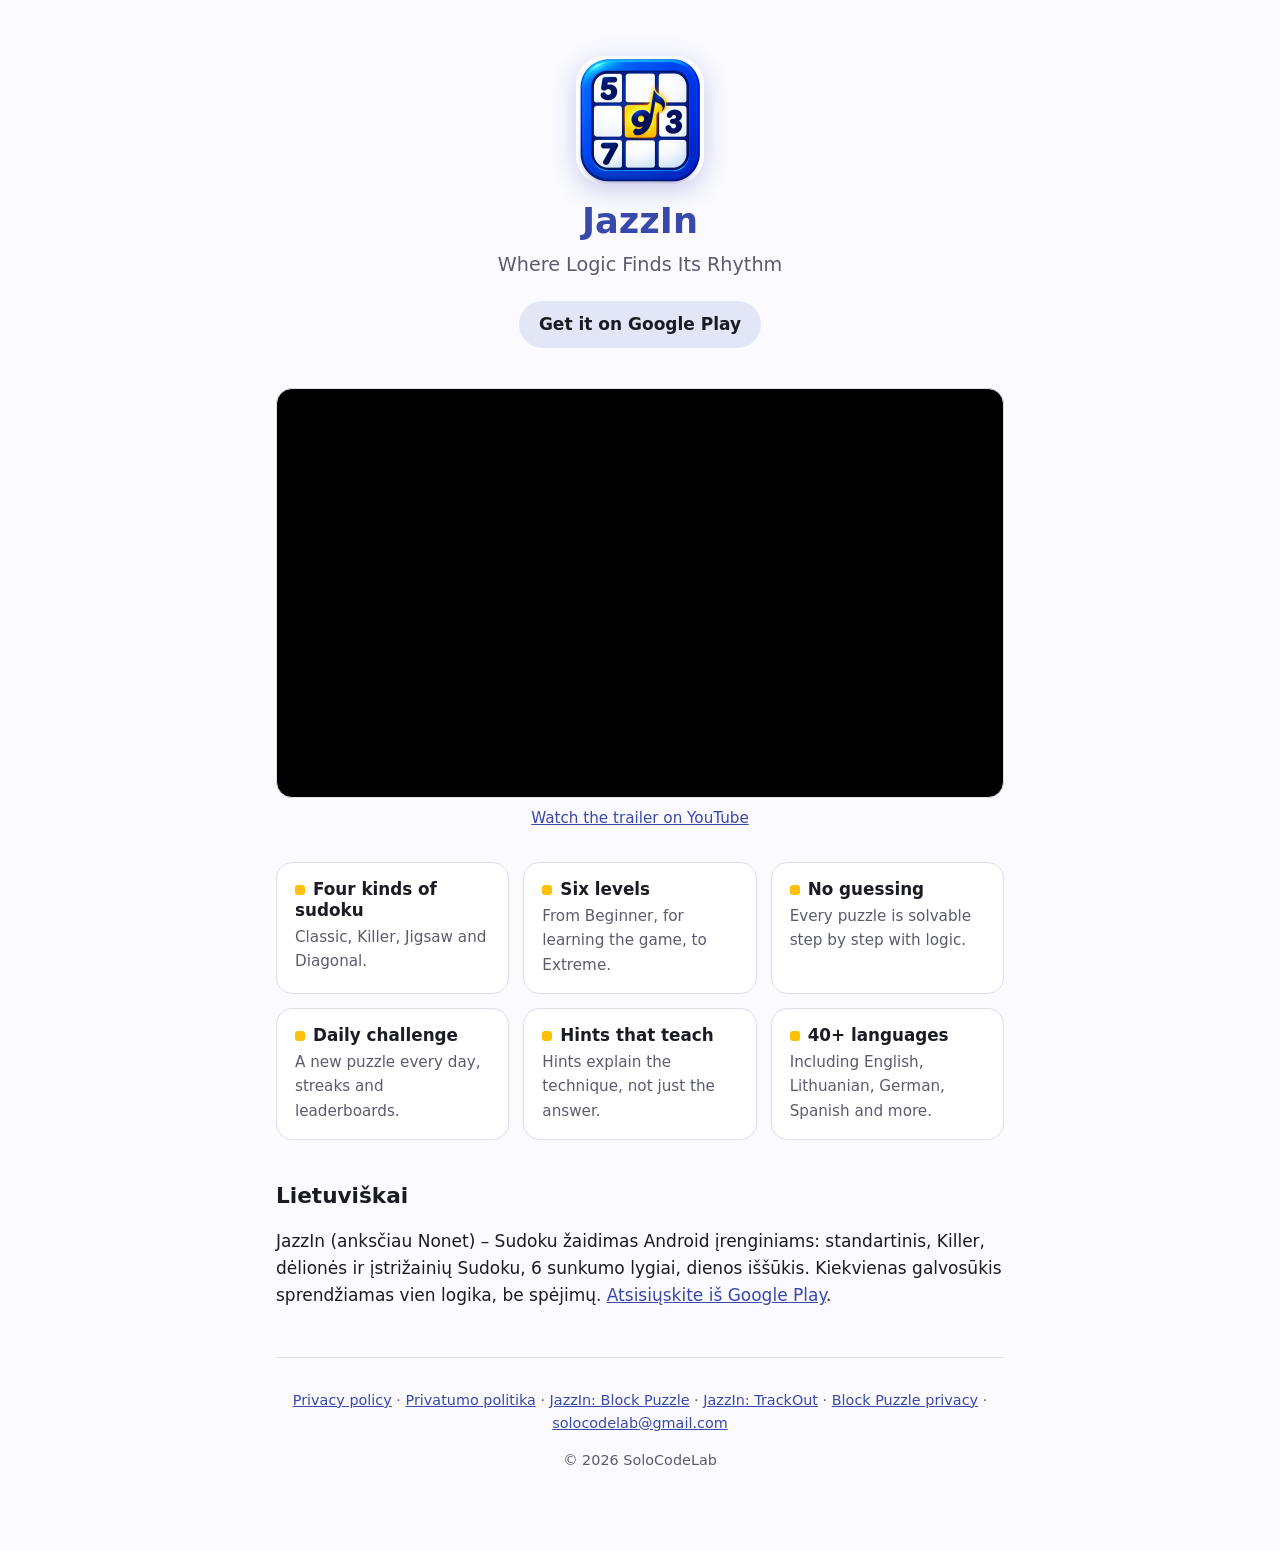
<file: index.html>
<!doctype html>
<html lang="en">
<head>
  <meta charset="utf-8">
  <meta name="viewport" content="width=device-width, initial-scale=1">
  <title>JazzIn – Where Logic Finds Its Rhythm</title>
  <meta name="description" content="JazzIn: Classic, Killer, Jigsaw and Diagonal sudoku for Android. Every puzzle is solvable by logic alone, from beginner to extreme.">
  <link rel="icon" href="favicon.png" type="image/png">
  <link rel="stylesheet" href="style.css">
</head>
<body>
<main>
  <section class="hero">
    <img src="icon.png" alt="JazzIn app icon: a sudoku grid with a gold centre cell">
    <h1>JazzIn</h1>
    <p class="tagline">Where Logic Finds Its Rhythm</p>
    <a class="badge" href="https://play.google.com/store/apps/details?id=com.solocodelab.nonet">Get it on Google Play</a>
  </section>

  <section class="video">
    <div class="video-frame">
      <iframe src="https://www.youtube-nocookie.com/embed/xvYmgI2xJaw" title="JazzIn: Sudoku &amp; Killer Sudoku - Official Trailer"
        loading="lazy" allow="accelerometer; encrypted-media; gyroscope; picture-in-picture; fullscreen" allowfullscreen referrerpolicy="strict-origin-when-cross-origin"></iframe>
    </div>
    <p class="muted"><a href="https://www.youtube.com/watch?v=xvYmgI2xJaw">Watch the trailer on YouTube</a></p>
  </section>

  <div class="cards">
    <div class="card"><h3><span class="dot"></span>Four kinds of sudoku</h3><p>Classic, Killer, Jigsaw and Diagonal.</p></div>
    <div class="card"><h3><span class="dot"></span>Six levels</h3><p>From Beginner, for learning the game, to Extreme.</p></div>
    <div class="card"><h3><span class="dot"></span>No guessing</h3><p>Every puzzle is solvable step by step with logic.</p></div>
    <div class="card"><h3><span class="dot"></span>Daily challenge</h3><p>A new puzzle every day, streaks and leaderboards.</p></div>
    <div class="card"><h3><span class="dot"></span>Hints that teach</h3><p>Hints explain the technique, not just the answer.</p></div>
    <div class="card"><h3><span class="dot"></span>40+ languages</h3><p>Including English, Lithuanian, German, Spanish and more.</p></div>
  </div>

  <h2>Lietuviškai</h2>
  <p>JazzIn (anksčiau Nonet) – Sudoku žaidimas Android įrenginiams: standartinis, Killer, dėlionės ir įstrižainių
    Sudoku, 6 sunkumo lygiai, dienos iššūkis. Kiekvienas galvosūkis sprendžiamas vien logika,
    be spėjimų. <a href="https://play.google.com/store/apps/details?id=com.solocodelab.nonet">Atsisiųskite iš Google Play</a>.</p>

  <footer>
    <p><a href="privacy.html">Privacy policy</a> · <a href="privacy.html#lt">Privatumo politika</a> ·
      <a href="blocks.html">JazzIn: Block Puzzle</a> ·
      <a href="trackout/">JazzIn: TrackOut</a> ·
      <a href="blocks-privacy.html">Block Puzzle privacy</a> ·
      <a href="mailto:solocodelab@gmail.com">solocodelab@gmail.com</a></p>
    <p>© 2026 SoloCodeLab</p>
  </footer>
</main>
</body>
</html>
</file>
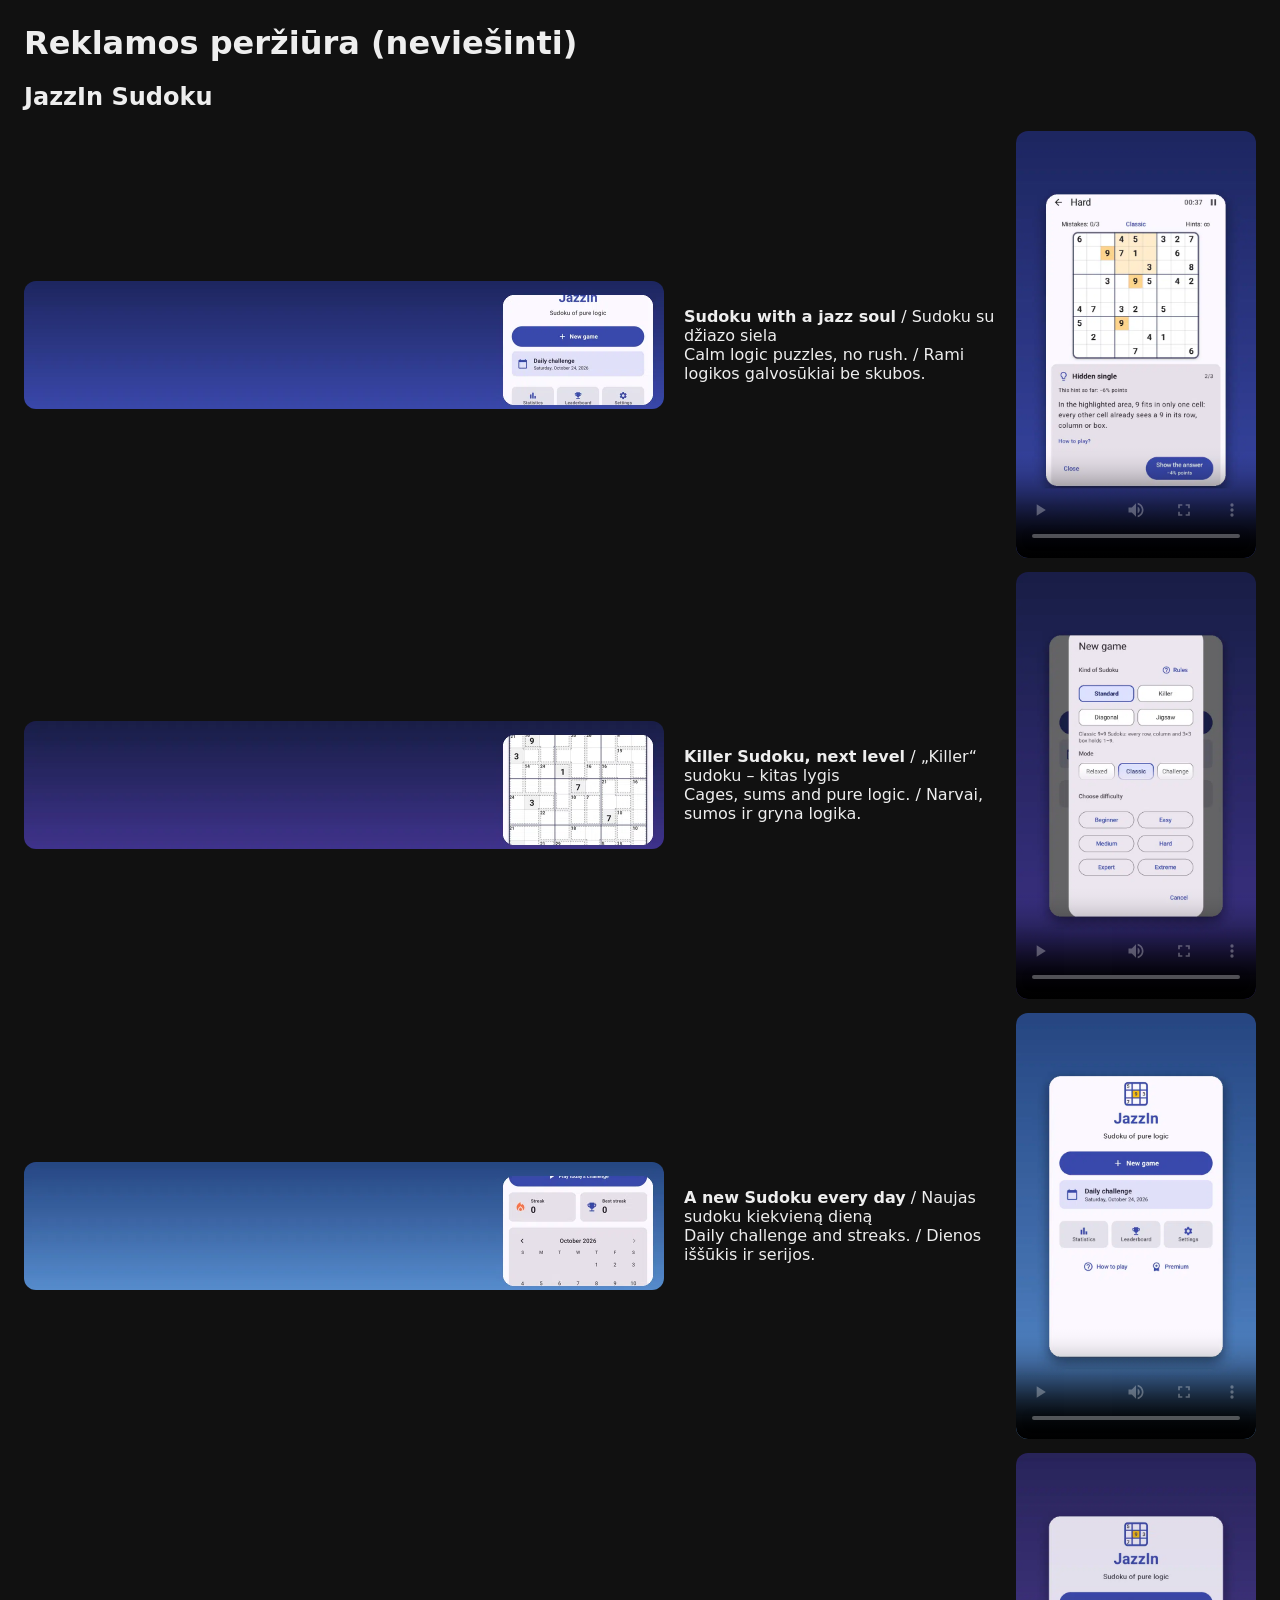
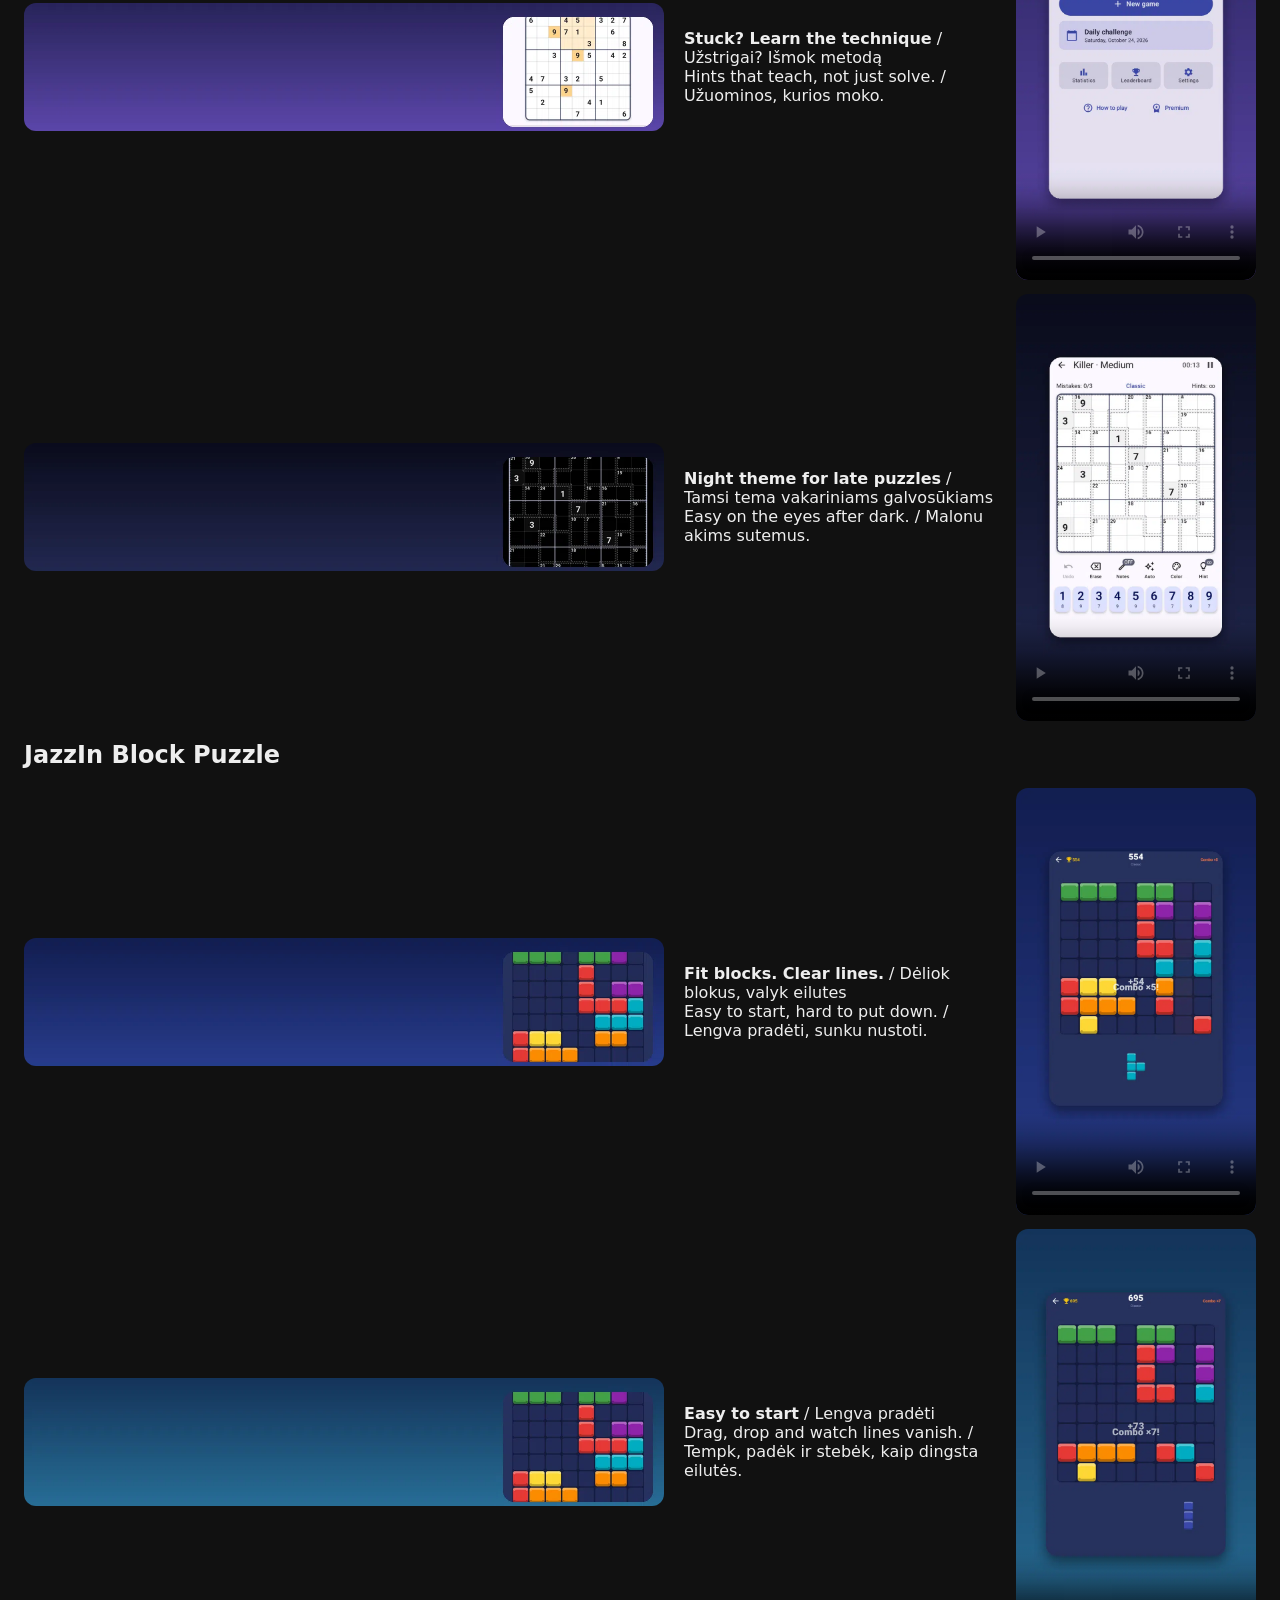
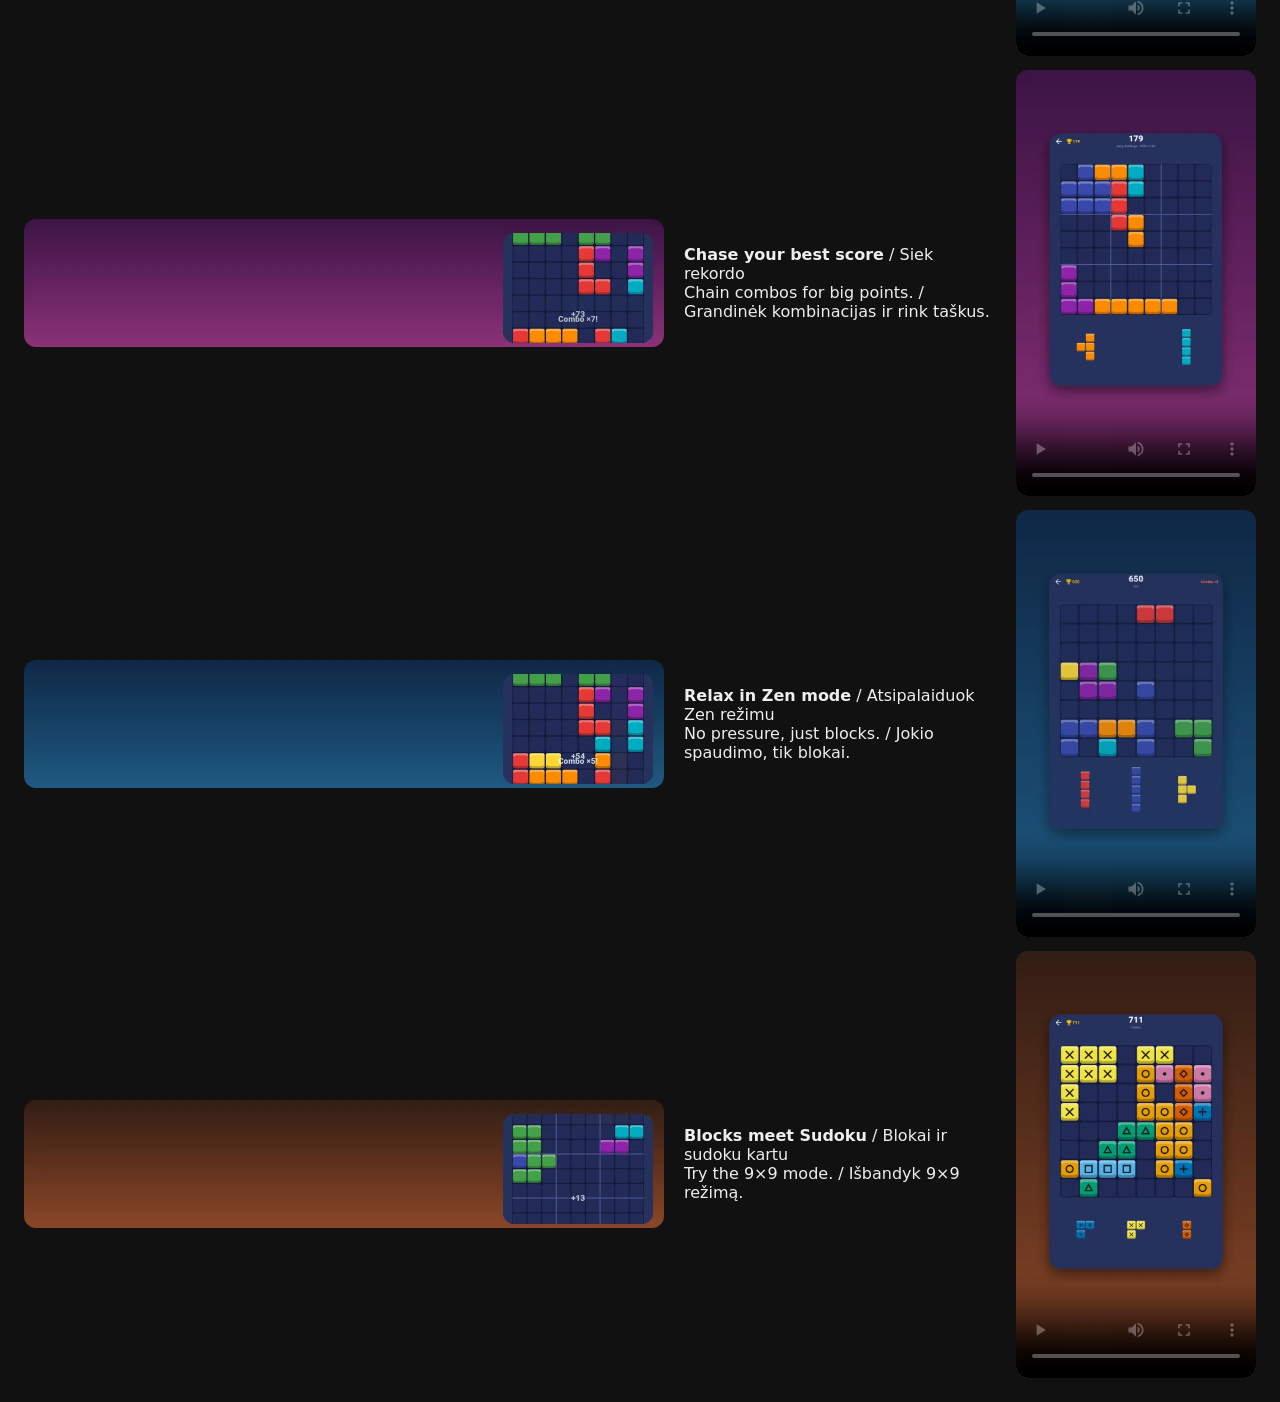
<file: ads/index.html>
<!doctype html><meta charset=utf-8><meta name=robots content='noindex,nofollow'><title>JazzIn house ads</title><style>body{font:16px system-ui;margin:24px;background:#111;color:#eee}.a{display:flex;gap:20px;align-items:center;margin:14px 0}img{border-radius:12px}video{border-radius:12px}</style><h1>Reklamos peržiūra (neviešinti)</h1><h2>JazzIn Sudoku</h2><div class=a><img src='sudoku/banner-1.webp' width=640><p><b>Sudoku with a jazz soul</b> / Sudoku su džiazo siela<br>Calm logic puzzles, no rush. / Rami logikos galvosūkiai be skubos.</p><video src='sudoku/video-1.mp4' poster='sudoku/poster-1.webp' controls width=240></video></div><div class=a><img src='sudoku/banner-2.webp' width=640><p><b>Killer Sudoku, next level</b> / „Killer“ sudoku – kitas lygis<br>Cages, sums and pure logic. / Narvai, sumos ir gryna logika.</p><video src='sudoku/video-2.mp4' poster='sudoku/poster-2.webp' controls width=240></video></div><div class=a><img src='sudoku/banner-3.webp' width=640><p><b>A new Sudoku every day</b> / Naujas sudoku kiekvieną dieną<br>Daily challenge and streaks. / Dienos iššūkis ir serijos.</p><video src='sudoku/video-3.mp4' poster='sudoku/poster-3.webp' controls width=240></video></div><div class=a><img src='sudoku/banner-4.webp' width=640><p><b>Stuck? Learn the technique</b> / Užstrigai? Išmok metodą<br>Hints that teach, not just solve. / Užuominos, kurios moko.</p><video src='sudoku/video-4.mp4' poster='sudoku/poster-4.webp' controls width=240></video></div><div class=a><img src='sudoku/banner-5.webp' width=640><p><b>Night theme for late puzzles</b> / Tamsi tema vakariniams galvosūkiams<br>Easy on the eyes after dark. / Malonu akims sutemus.</p><video src='sudoku/video-5.mp4' poster='sudoku/poster-5.webp' controls width=240></video></div><h2>JazzIn Block Puzzle</h2><div class=a><img src='blocks/banner-1.webp' width=640><p><b>Fit blocks. Clear lines.</b> / Dėliok blokus, valyk eilutes<br>Easy to start, hard to put down. / Lengva pradėti, sunku nustoti.</p><video src='blocks/video-1.mp4' poster='blocks/poster-1.webp' controls width=240></video></div><div class=a><img src='blocks/banner-2.webp' width=640><p><b>Easy to start</b> / Lengva pradėti<br>Drag, drop and watch lines vanish. / Tempk, padėk ir stebėk, kaip dingsta eilutės.</p><video src='blocks/video-2.mp4' poster='blocks/poster-2.webp' controls width=240></video></div><div class=a><img src='blocks/banner-3.webp' width=640><p><b>Chase your best score</b> / Siek rekordo<br>Chain combos for big points. / Grandinėk kombinacijas ir rink taškus.</p><video src='blocks/video-3.mp4' poster='blocks/poster-3.webp' controls width=240></video></div><div class=a><img src='blocks/banner-4.webp' width=640><p><b>Relax in Zen mode</b> / Atsipalaiduok Zen režimu<br>No pressure, just blocks. / Jokio spaudimo, tik blokai.</p><video src='blocks/video-4.mp4' poster='blocks/poster-4.webp' controls width=240></video></div><div class=a><img src='blocks/banner-5.webp' width=640><p><b>Blocks meet Sudoku</b> / Blokai ir sudoku kartu<br>Try the 9×9 mode. / Išbandyk 9×9 režimą.</p><video src='blocks/video-5.mp4' poster='blocks/poster-5.webp' controls width=240></video></div>
</file>
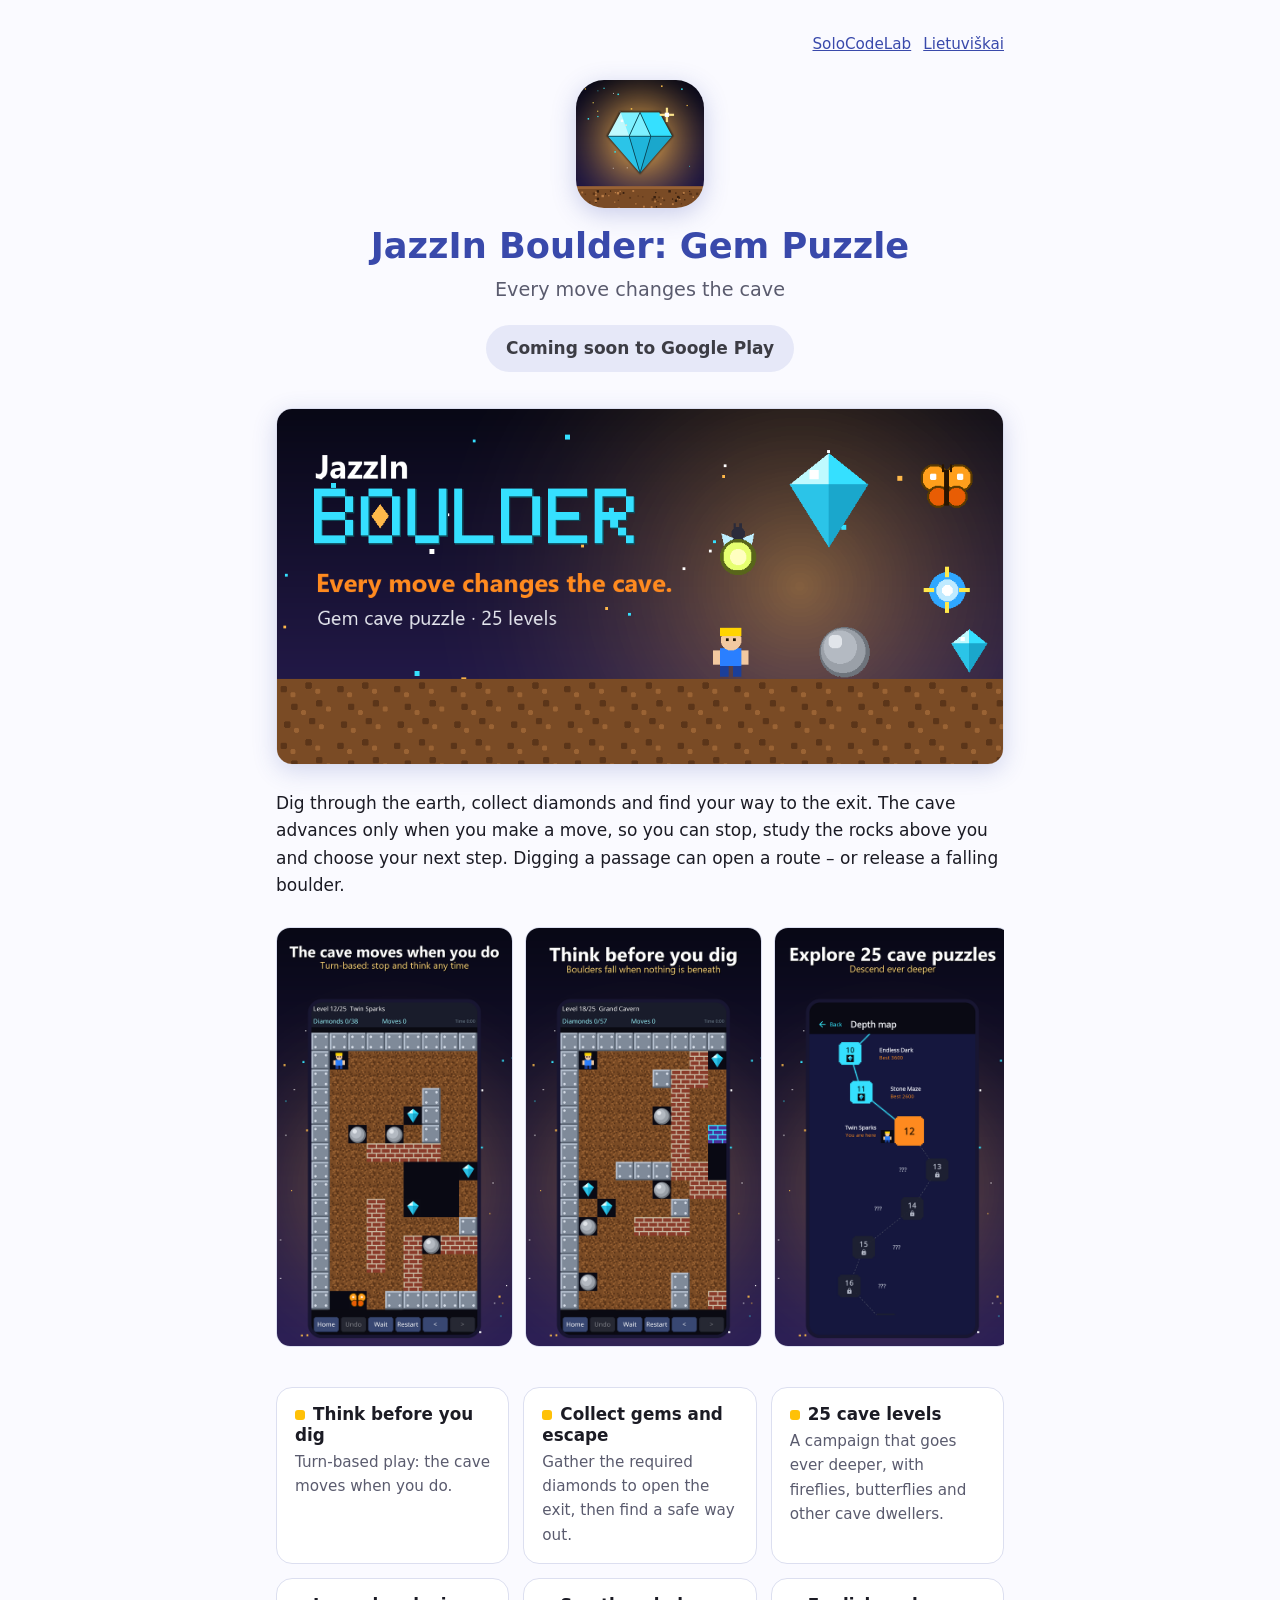
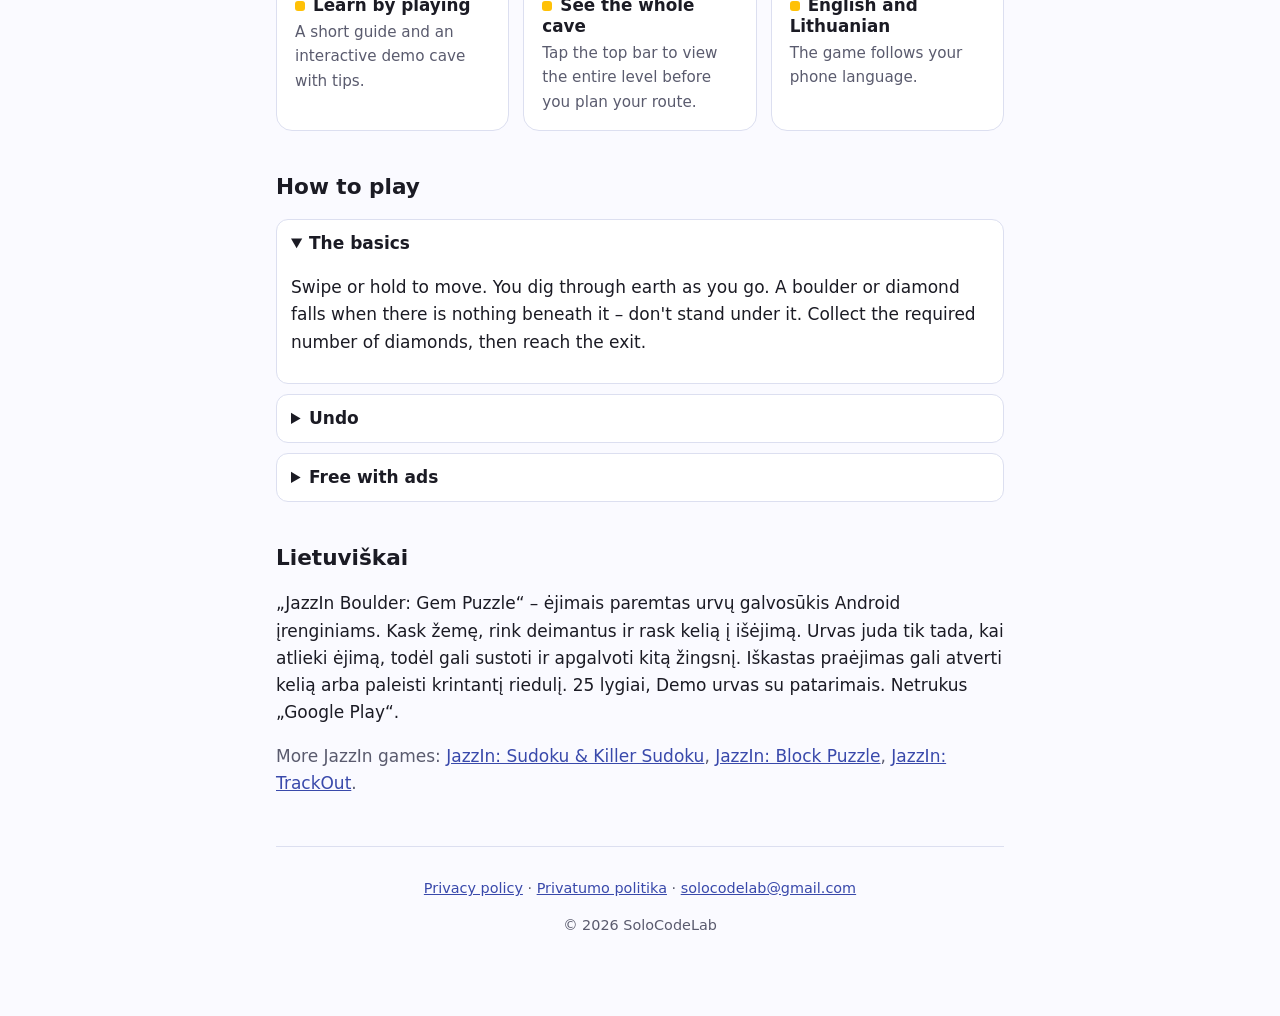
<file: boulder/index.html>
<!doctype html>
<html lang="en">
<head>
  <meta charset="utf-8">
  <meta name="viewport" content="width=device-width, initial-scale=1">
  <title>JazzIn Boulder: Gem Puzzle – Every move changes the cave</title>
  <meta name="description" content="JazzIn Boulder: Gem Puzzle is a turn-based cave puzzle for Android. Dig through the earth, collect gems, outsmart falling boulders and find the exit in 25 levels.">
  <link rel="canonical" href="https://trestas.github.io/boulder/">
  <link rel="icon" href="favicon.png" type="image/png">
  <meta property="og:type" content="website">
  <meta property="og:title" content="JazzIn Boulder: Gem Puzzle – Every move changes the cave">
  <meta property="og:description" content="Dig, collect gems and outsmart falling rocks. A cave puzzle that moves with you.">
  <meta property="og:url" content="https://trestas.github.io/boulder/">
  <meta property="og:image" content="https://trestas.github.io/boulder/banner.png">
  <meta name="twitter:card" content="summary_large_image">
  <link rel="stylesheet" href="../style.css">
  <style>
    .shots { display: flex; gap: 12px; overflow-x: auto; margin-top: 28px; padding-bottom: 8px; }
    .shots img { height: 420px; width: auto; border-radius: 14px; border: 1px solid var(--line); flex: none; }
    .badge.soon { opacity: 0.85; cursor: default; }
    .banner img { max-width: 100%; height: auto; border-radius: 16px; border: 1px solid var(--line); }
    details { border: 1px solid var(--line); border-radius: 12px; padding: 10px 14px; margin-top: 10px; background: var(--surface); }
    summary { cursor: pointer; font-weight: 600; }
  </style>
</head>
<body>
<main>
  <nav class="lang"><a href="../">SoloCodeLab</a><a href="#lt">Lietuviškai</a></nav>

  <section class="hero">
    <img src="icon.png" width="128" height="128" alt="JazzIn Boulder app icon: a shining blue gem above the earth">
    <h1>JazzIn Boulder: Gem Puzzle</h1>
    <p class="tagline">Every move changes the cave</p>
    <!-- Kai programėlė bus Play parduotuvėje, pakeisti į: <a class="badge" href="https://play.google.com/store/apps/details?id=com.solocodelab.boulder">Get it on Google Play</a> -->
    <span class="badge soon">Coming soon to Google Play</span>
  </section>

  <div class="banner"><img src="banner.png" width="1024" height="500" alt="JazzIn Boulder: every move changes the cave"></div>

  <p>Dig through the earth, collect diamonds and find your way to the exit. The cave advances only when you make
    a move, so you can stop, study the rocks above you and choose your next step. Digging a passage can open a
    route – or release a falling boulder.</p>

  <div class="shots">
    <img src="shot1.png" alt="A cave level: the hero, boulders, brick walls and diamonds" loading="lazy">
    <img src="shot2.png" alt="A larger cave: think before you dig" loading="lazy">
    <img src="shot3.png" alt="The depth map with 25 cave levels" loading="lazy">
    <img src="shot4.png" alt="The home screen with Play and the depth map" loading="lazy">
  </div>

  <div class="cards">
    <div class="card"><h3><span class="dot"></span>Think before you dig</h3><p>Turn-based play: the cave moves when you do.</p></div>
    <div class="card"><h3><span class="dot"></span>Collect gems and escape</h3><p>Gather the required diamonds to open the exit, then find a safe way out.</p></div>
    <div class="card"><h3><span class="dot"></span>25 cave levels</h3><p>A campaign that goes ever deeper, with fireflies, butterflies and other cave dwellers.</p></div>
    <div class="card"><h3><span class="dot"></span>Learn by playing</h3><p>A short guide and an interactive demo cave with tips.</p></div>
    <div class="card"><h3><span class="dot"></span>See the whole cave</h3><p>Tap the top bar to view the entire level before you plan your route.</p></div>
    <div class="card"><h3><span class="dot"></span>English and Lithuanian</h3><p>The game follows your phone language.</p></div>
  </div>

  <h2>How to play</h2>
  <details open><summary>The basics</summary>
    <p>Swipe or hold to move. You dig through earth as you go. A boulder or diamond falls when there is nothing
      beneath it – don't stand under it. Collect the required number of diamonds, then reach the exit.</p>
  </details>
  <details><summary>Undo</summary>
    <p>Undo takes back moves. It is free in the first levels and a few times in every later level; after that a
      short ad unlocks it until your next move.</p>
  </details>
  <details><summary>Free with ads</summary>
    <p>The game is free. It shows a banner on the home screen and a short ad before some levels.</p>
  </details>

  <h2 id="lt">Lietuviškai</h2>
  <p>„JazzIn Boulder: Gem Puzzle“ – ėjimais paremtas urvų galvosūkis Android įrenginiams. Kask žemę, rink deimantus
    ir rask kelią į išėjimą. Urvas juda tik tada, kai atlieki ėjimą, todėl gali sustoti ir apgalvoti kitą žingsnį.
    Iškastas praėjimas gali atverti kelią arba paleisti krintantį riedulį. 25 lygiai, Demo urvas su patarimais.
    Netrukus „Google Play“.</p>

  <p class="muted">More JazzIn games: <a href="../">JazzIn: Sudoku &amp; Killer Sudoku</a>,
    <a href="../blocks.html">JazzIn: Block Puzzle</a>, <a href="../trackout/">JazzIn: TrackOut</a>.</p>

  <footer>
    <p><a href="privacy.html">Privacy policy</a> · <a href="privacy.html#lt">Privatumo politika</a> ·
      <a href="mailto:solocodelab@gmail.com">solocodelab@gmail.com</a></p>
    <p>© 2026 SoloCodeLab</p>
  </footer>
</main>
</body>
</html>
</file>
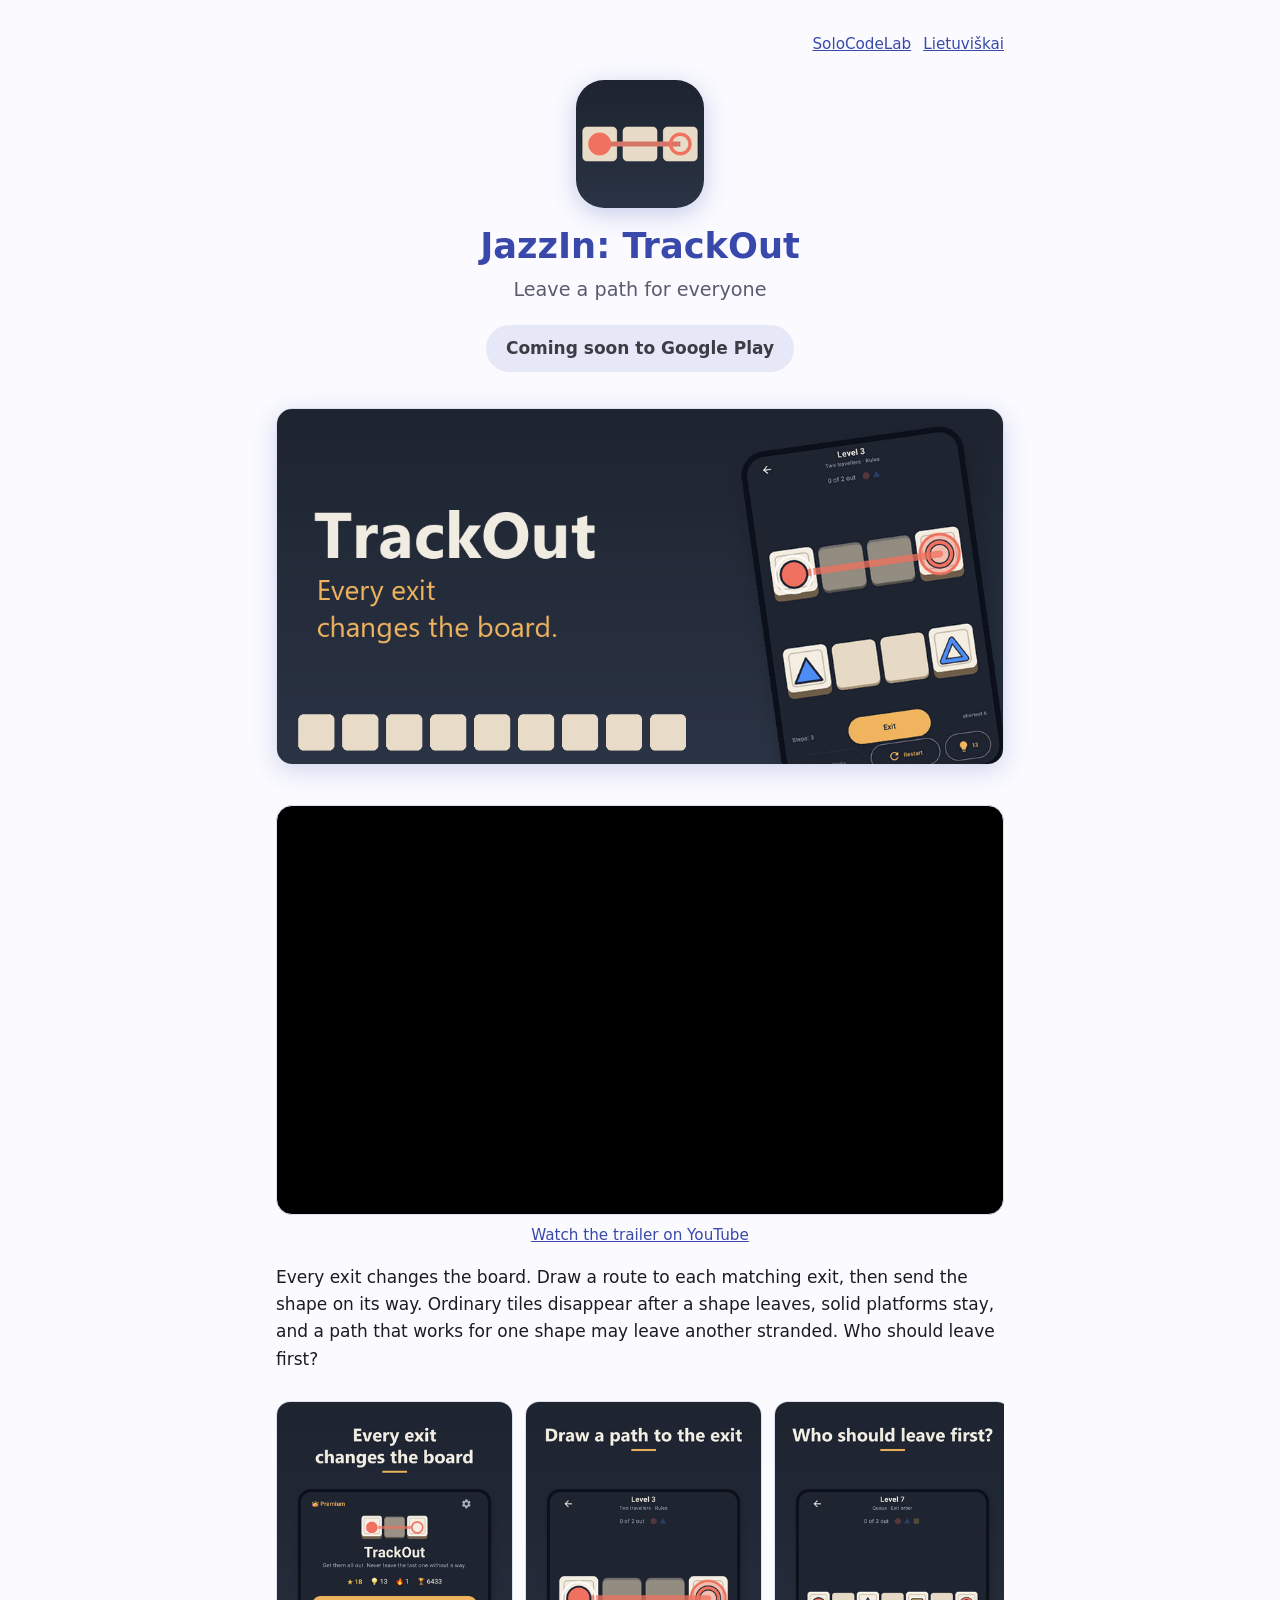
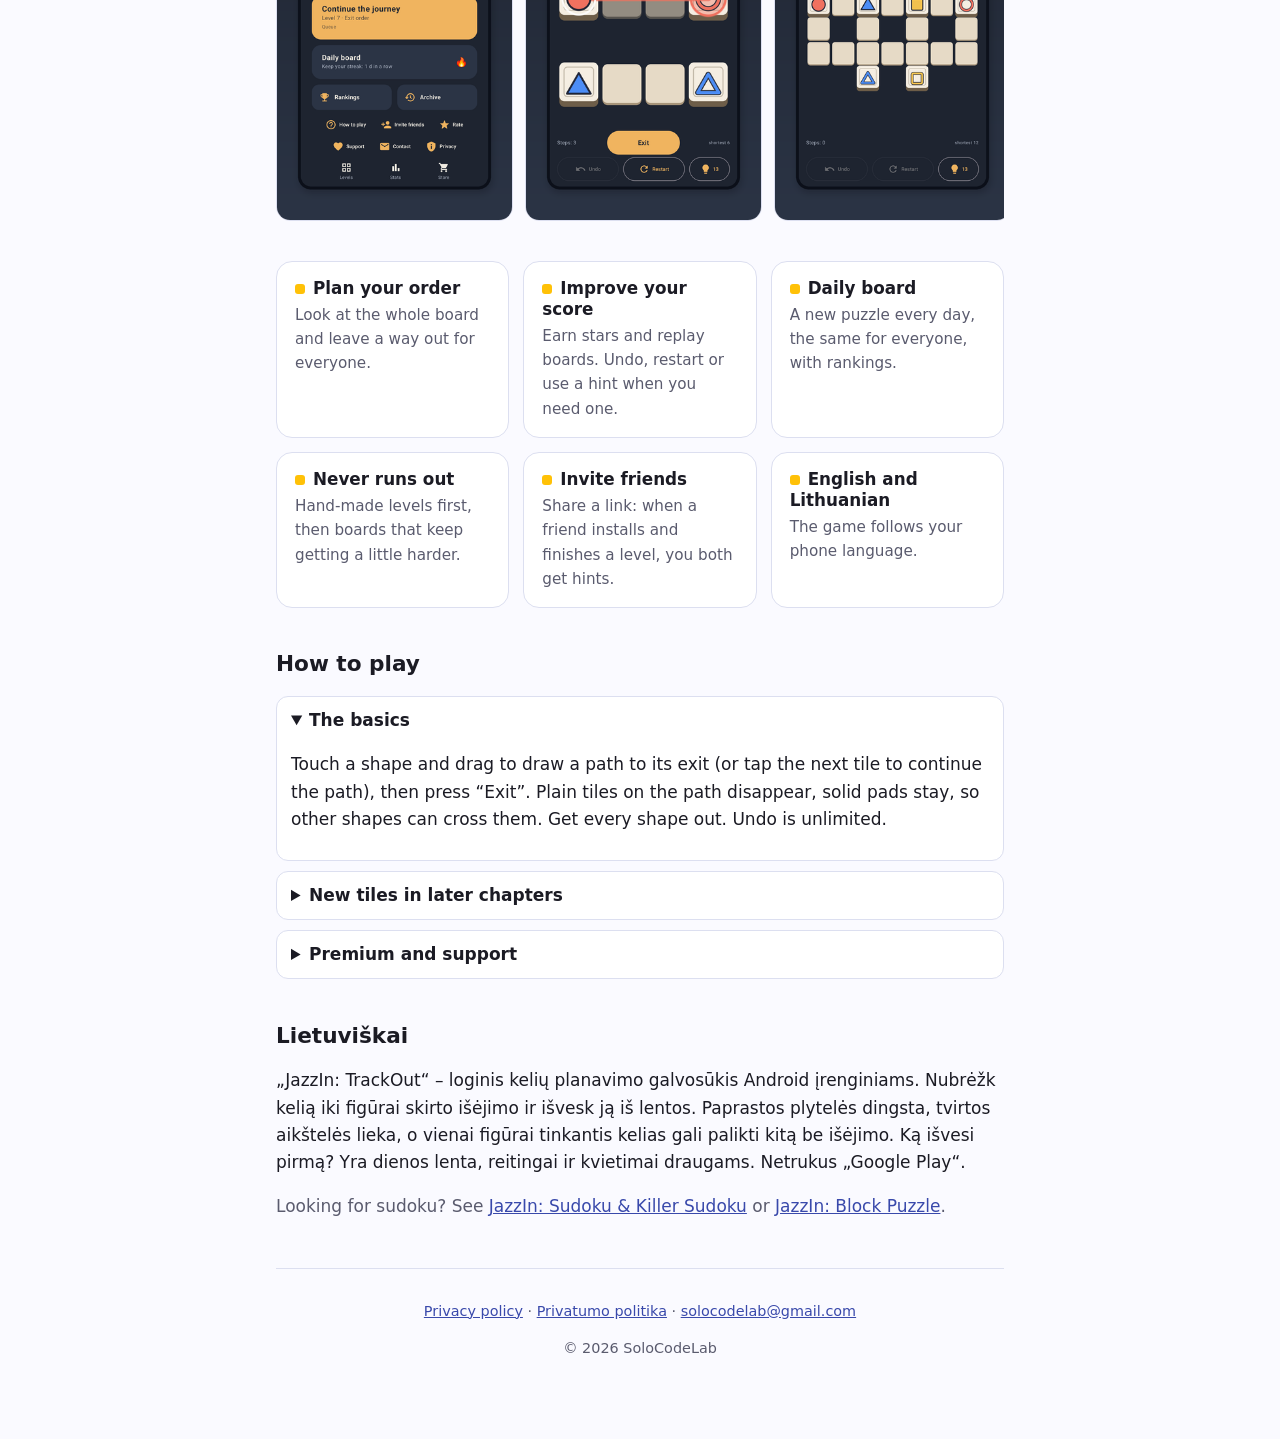
<file: trackout/index.html>
<!doctype html>
<html lang="en">
<head>
  <meta charset="utf-8">
  <meta name="viewport" content="width=device-width, initial-scale=1">
  <title>JazzIn: TrackOut – Leave a path for everyone</title>
  <meta name="description" content="JazzIn: TrackOut is a logic puzzle for Android. Draw a route for each shape, send it to its exit and plan the order: ordinary tiles disappear after a shape leaves.">
  <link rel="canonical" href="https://trestas.github.io/trackout/">
  <link rel="icon" href="favicon.png" type="image/png">
  <meta property="og:type" content="website">
  <meta property="og:title" content="JazzIn: TrackOut – Leave a path for everyone">
  <meta property="og:description" content="A logic puzzle where every exit changes the board. Plan your routes before the tiles disappear.">
  <meta property="og:url" content="https://trestas.github.io/trackout/">
  <meta property="og:image" content="https://trestas.github.io/trackout/banner.png">
  <meta name="twitter:card" content="summary_large_image">
  <link rel="stylesheet" href="../style.css">
  <style>
    .shots { display: flex; gap: 12px; overflow-x: auto; margin-top: 28px; padding-bottom: 8px; }
    .shots img { height: 420px; width: auto; border-radius: 14px; border: 1px solid var(--line); flex: none; }
    .badge.soon { opacity: 0.85; cursor: default; }
    .banner img { max-width: 100%; height: auto; border-radius: 16px; border: 1px solid var(--line); }
    details { border: 1px solid var(--line); border-radius: 12px; padding: 10px 14px; margin-top: 10px; background: var(--surface); }
    summary { cursor: pointer; font-weight: 600; }
  </style>
</head>
<body>
<main>
  <nav class="lang"><a href="../">SoloCodeLab</a><a href="#lt">Lietuviškai</a></nav>

  <section class="hero">
    <img src="icon.png" width="128" height="128" alt="JazzIn: TrackOut app icon: three tiles with a coral circle travelling to its exit">
    <h1>JazzIn: TrackOut</h1>
    <p class="tagline">Leave a path for everyone</p>
    <!-- Kai programėlė bus Play parduotuvėje, pakeisti į: <a class="badge" href="https://play.google.com/store/apps/details?id=com.solocodelab.trackout">Get it on Google Play</a> -->
    <span class="badge soon">Coming soon to Google Play</span>
  </section>

  <div class="banner"><img src="banner.png" width="1024" height="500" alt="JazzIn: TrackOut: every exit changes the board"></div>

  <section class="video">
    <div class="video-frame">
      <iframe src="https://www.youtube-nocookie.com/embed/OTh7OouEIL4" title="JazzIn: TrackOut – Leave a path for everyone"
        loading="lazy" allow="accelerometer; encrypted-media; gyroscope; picture-in-picture; fullscreen" allowfullscreen referrerpolicy="strict-origin-when-cross-origin"></iframe>
    </div>
    <p class="muted"><a href="https://www.youtube.com/watch?v=OTh7OouEIL4">Watch the trailer on YouTube</a></p>
  </section>

  <p>Every exit changes the board. Draw a route to each matching exit, then send the shape on its way.
    Ordinary tiles disappear after a shape leaves, solid platforms stay, and a path that works for one shape
    may leave another stranded. Who should leave first?</p>

  <div class="shots">
    <img src="shot1.png" alt="Home screen: continue the journey, daily board, rankings" loading="lazy">
    <img src="shot2.png" alt="A route drawn to the exit; plain tiles darken" loading="lazy">
    <img src="shot3.png" alt="Three shapes, three exits: who should leave first?" loading="lazy">
    <img src="shot4.png" alt="The result screen with stars and points" loading="lazy">
  </div>

  <div class="cards">
    <div class="card"><h3><span class="dot"></span>Plan your order</h3><p>Look at the whole board and leave a way out for everyone.</p></div>
    <div class="card"><h3><span class="dot"></span>Improve your score</h3><p>Earn stars and replay boards. Undo, restart or use a hint when you need one.</p></div>
    <div class="card"><h3><span class="dot"></span>Daily board</h3><p>A new puzzle every day, the same for everyone, with rankings.</p></div>
    <div class="card"><h3><span class="dot"></span>Never runs out</h3><p>Hand-made levels first, then boards that keep getting a little harder.</p></div>
    <div class="card"><h3><span class="dot"></span>Invite friends</h3><p>Share a link: when a friend installs and finishes a level, you both get hints.</p></div>
    <div class="card"><h3><span class="dot"></span>English and Lithuanian</h3><p>The game follows your phone language.</p></div>
  </div>

  <h2>How to play</h2>
  <details open><summary>The basics</summary>
    <p>Touch a shape and drag to draw a path to its exit (or tap the next tile to continue the path), then press “Exit”.
      Plain tiles on the path disappear, solid pads stay, so other shapes can cross them. Get every shape out. Undo is unlimited.</p>
  </details>
  <details><summary>New tiles in later chapters</summary>
    <p>Double tiles last two journeys, and arrows can be left only in the direction they point.</p>
  </details>
  <details><summary>Premium and support</summary>
    <p>The game is free with ads. One purchase removes ads and adds daily hints, the daily board archive and extra themes.
      Voluntary support does not unlock anything.</p>
  </details>

  <h2 id="lt">Lietuviškai</h2>
  <p>„JazzIn: TrackOut“ – loginis kelių planavimo galvosūkis Android įrenginiams. Nubrėžk kelią iki figūrai skirto
    išėjimo ir išvesk ją iš lentos. Paprastos plytelės dingsta, tvirtos aikštelės lieka, o vienai figūrai tinkantis kelias
    gali palikti kitą be išėjimo. Ką išvesi pirmą? Yra dienos lenta, reitingai ir kvietimai draugams. Netrukus „Google Play“.</p>

  <p class="muted">Looking for sudoku? See <a href="../">JazzIn: Sudoku &amp; Killer Sudoku</a> or
    <a href="../blocks.html">JazzIn: Block Puzzle</a>.</p>

  <footer>
    <p><a href="privacy.html">Privacy policy</a> · <a href="privacy.html#lt">Privatumo politika</a> ·
      <a href="mailto:solocodelab@gmail.com">solocodelab@gmail.com</a></p>
    <p>© 2026 SoloCodeLab</p>
  </footer>
</main>
</body>
</html>
</file>
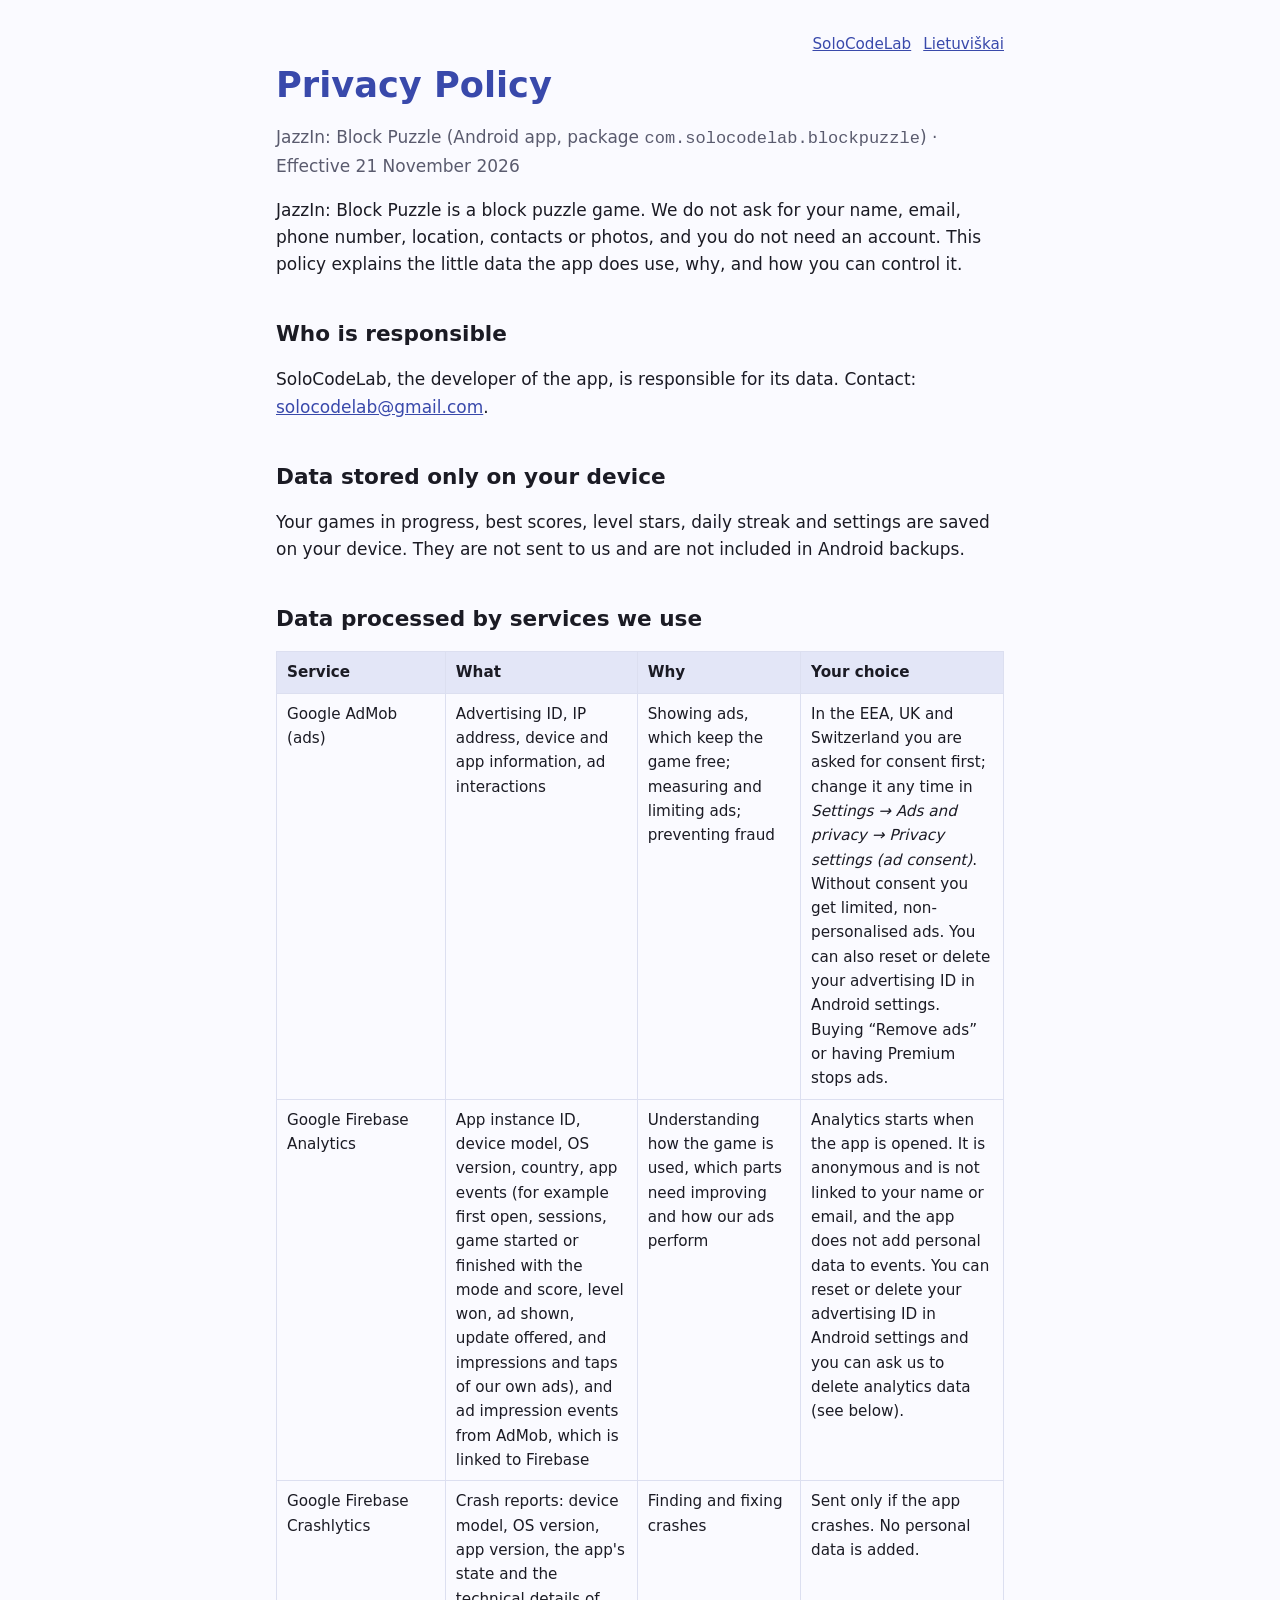
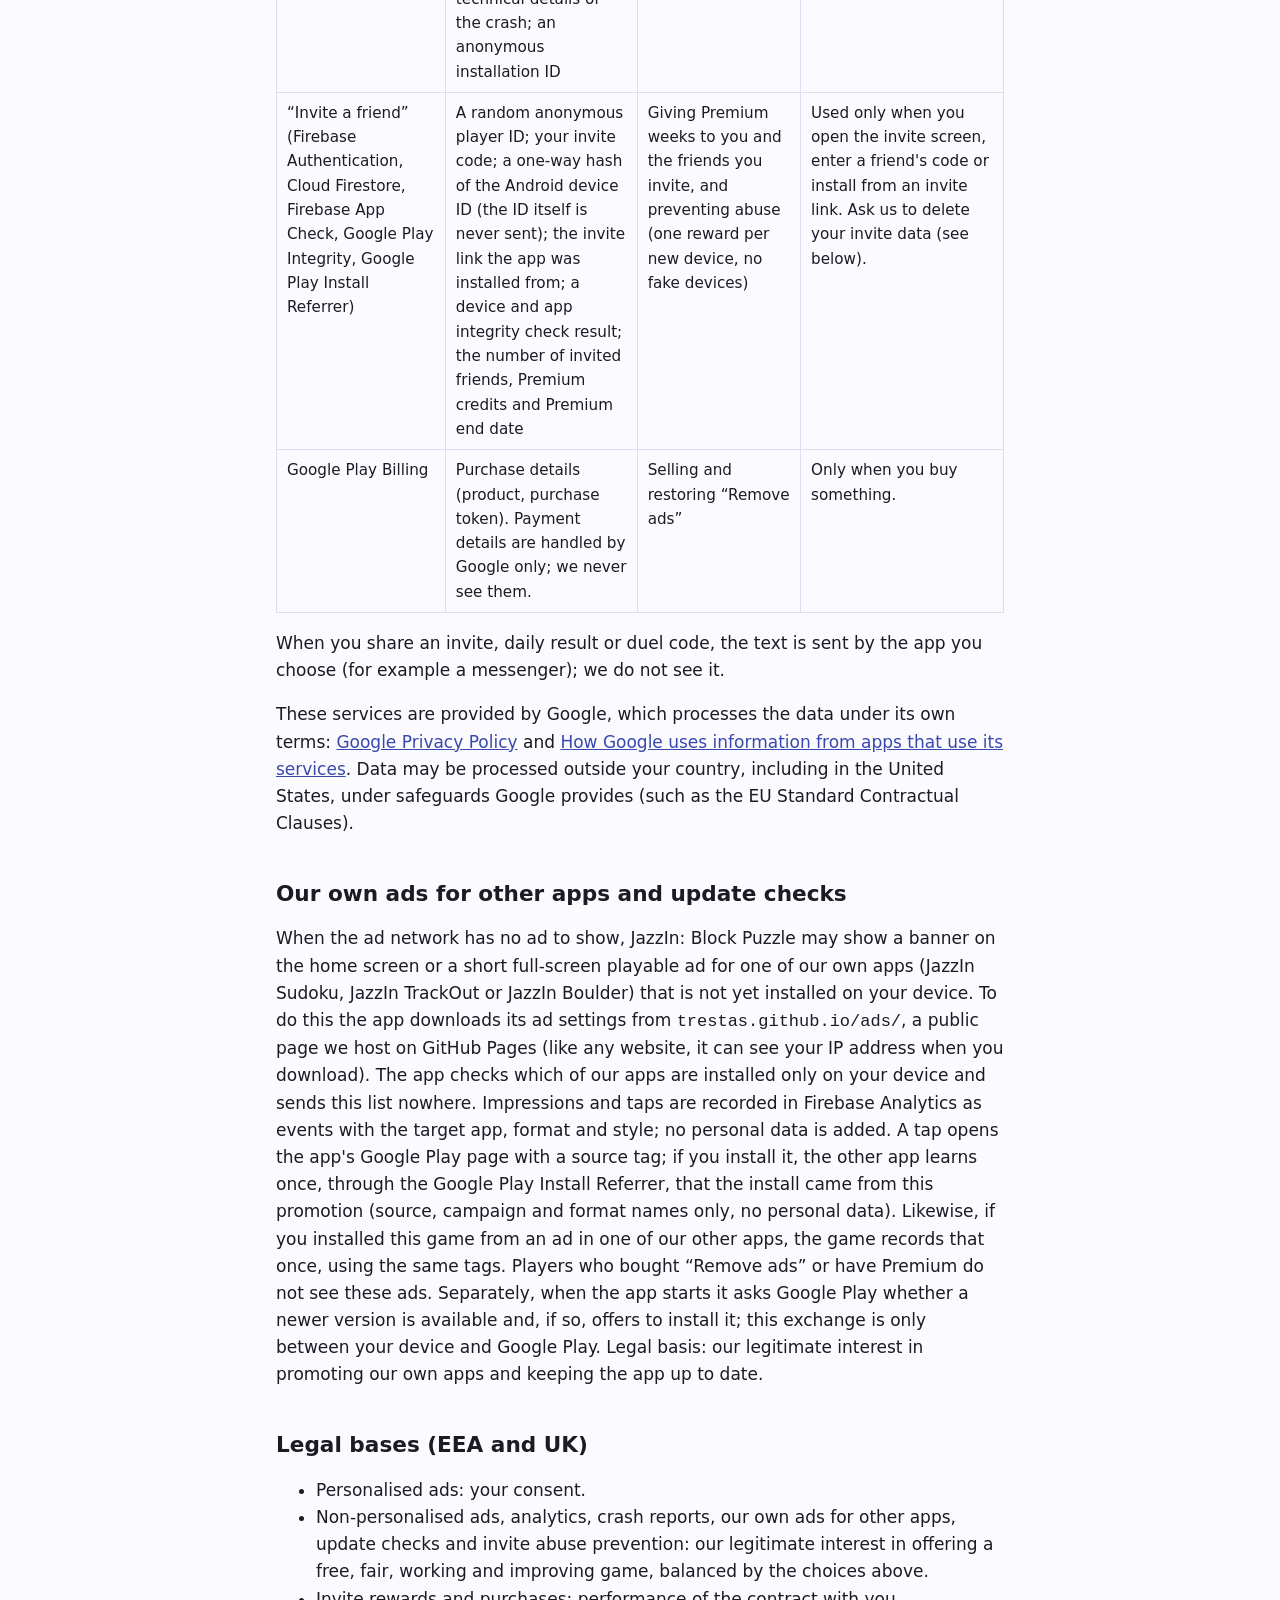
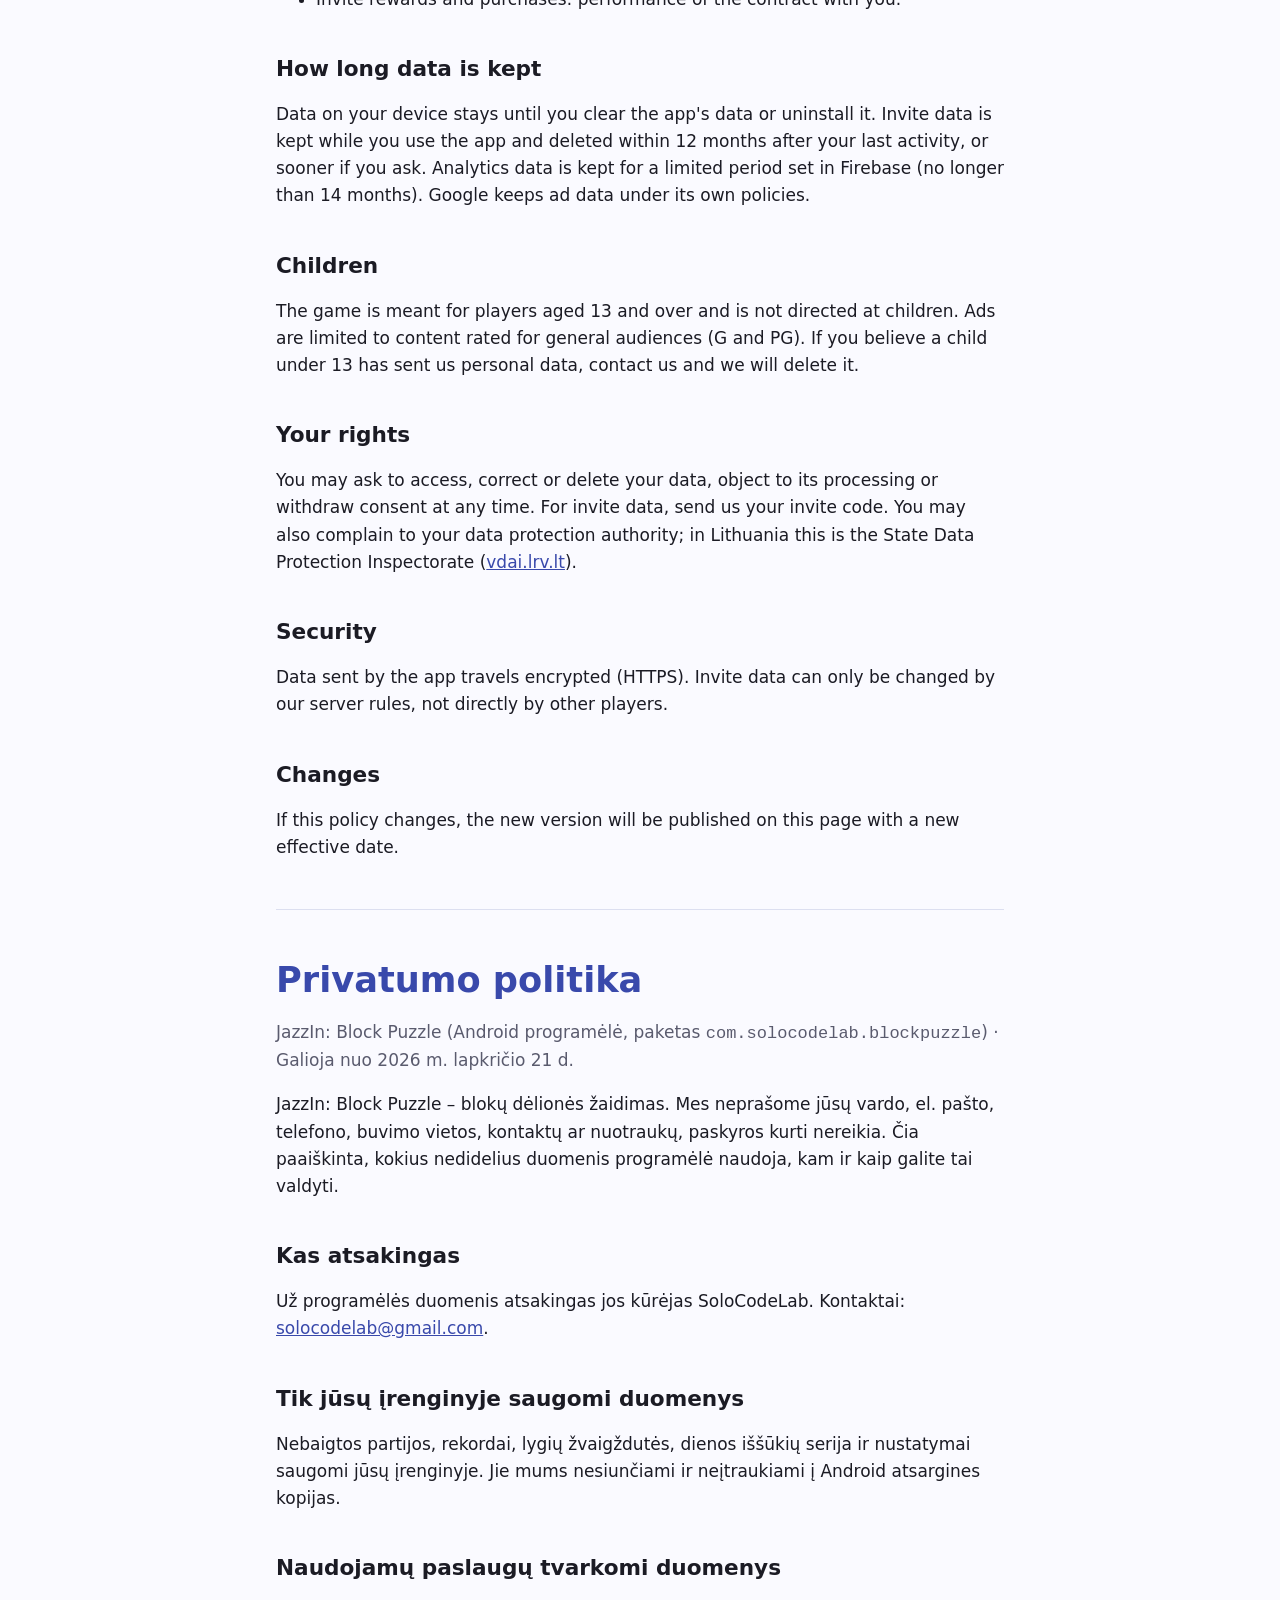
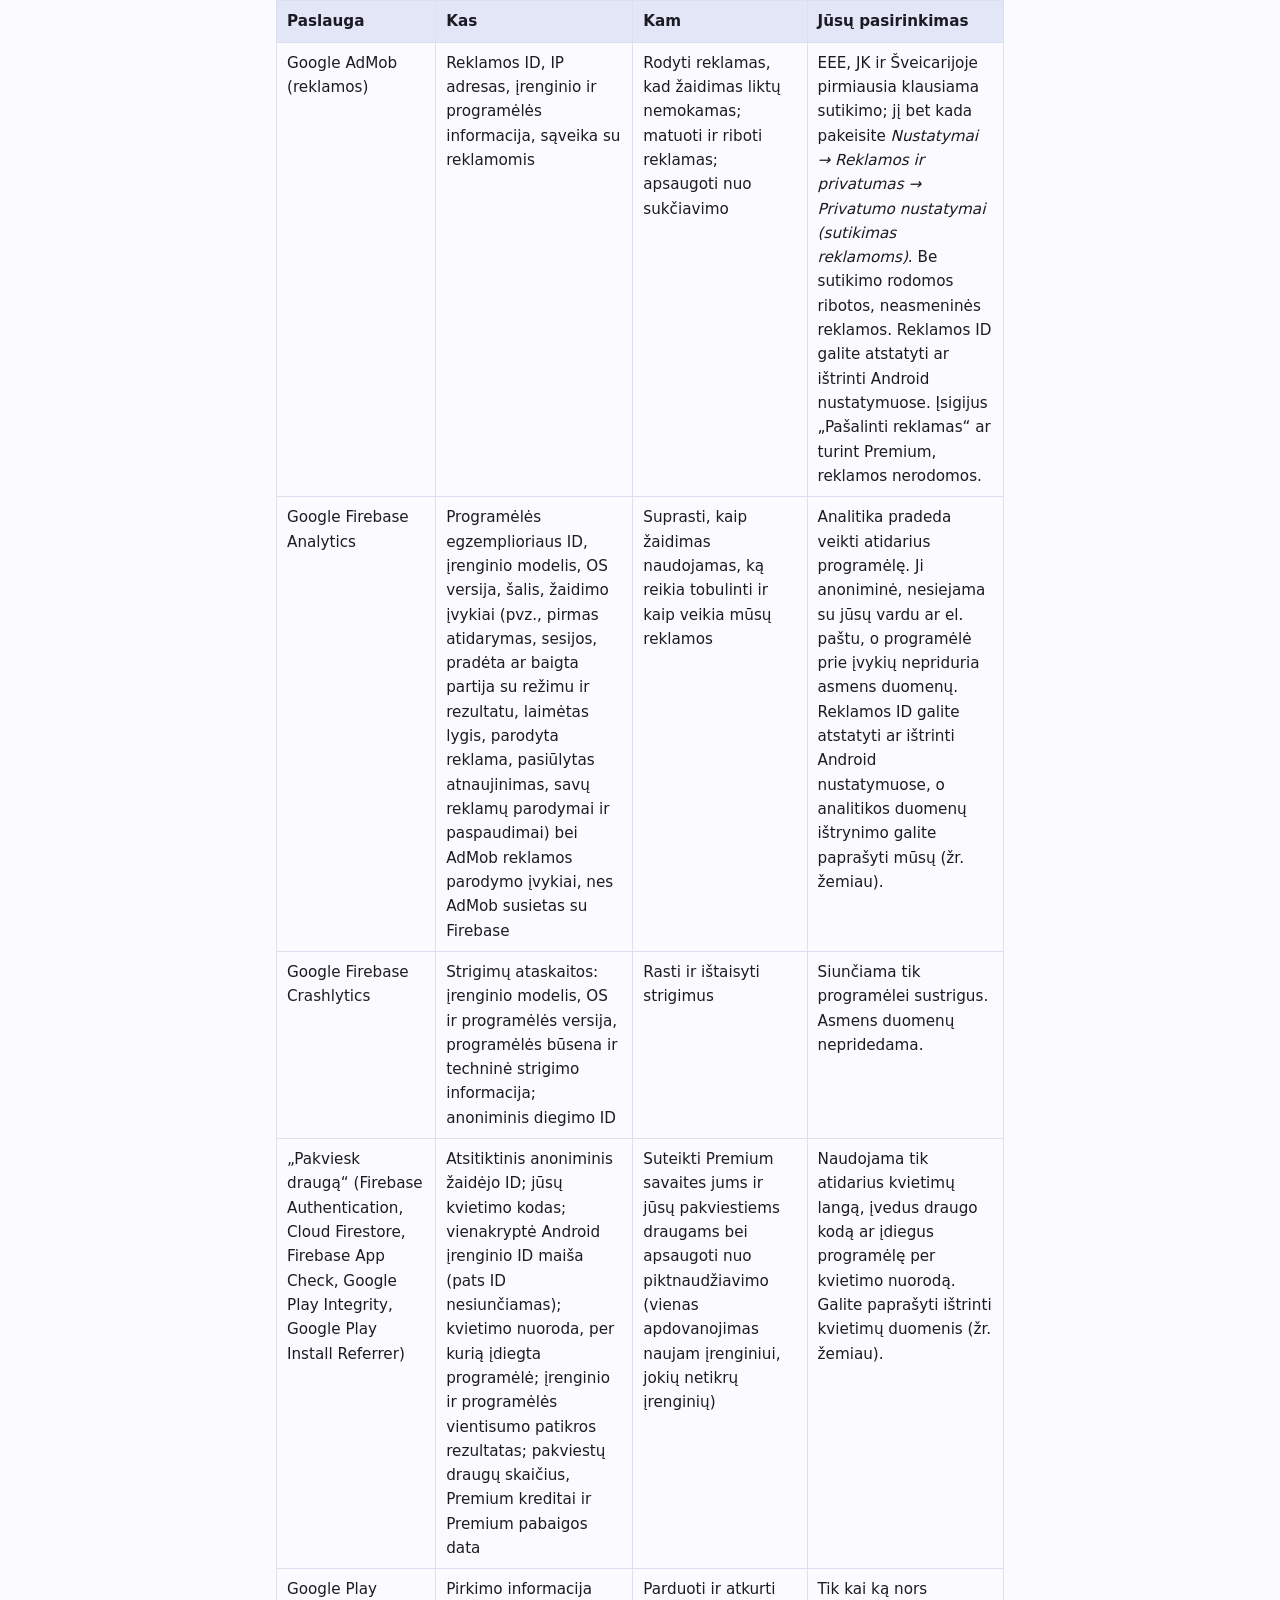
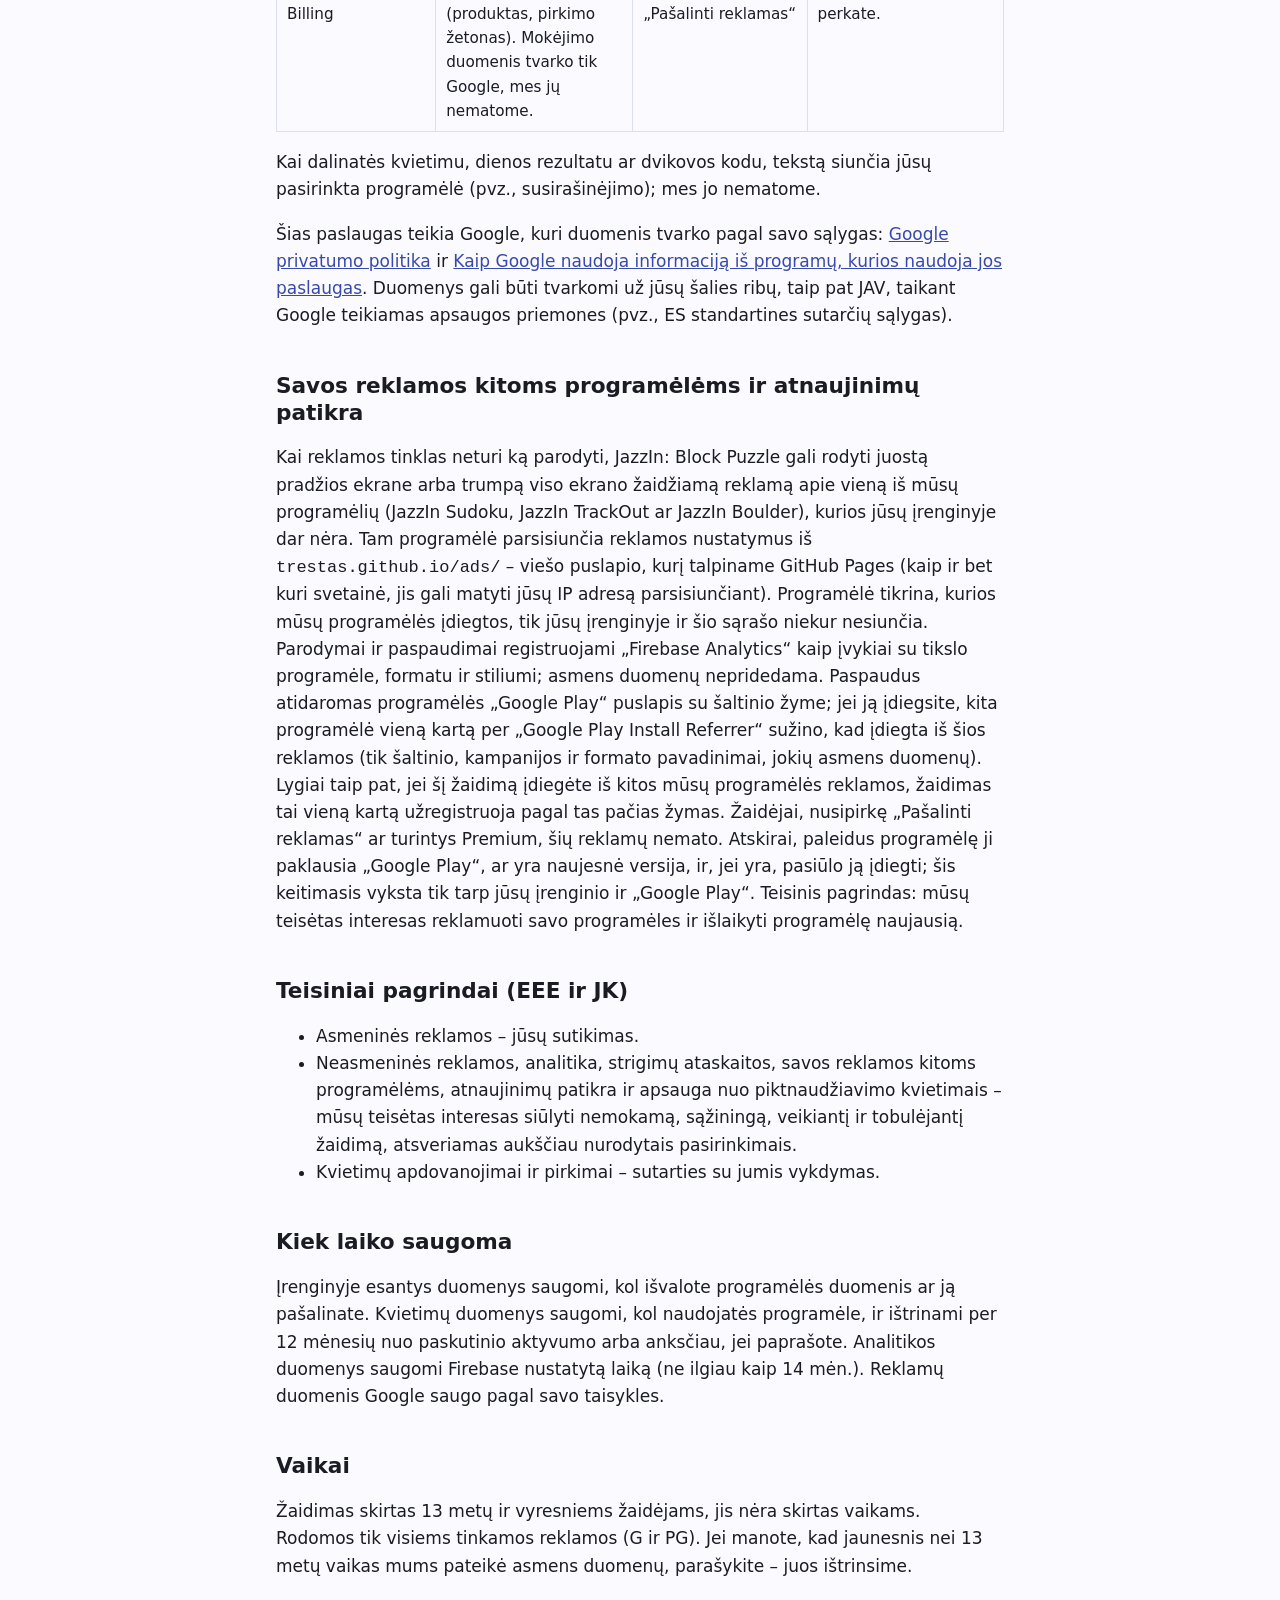
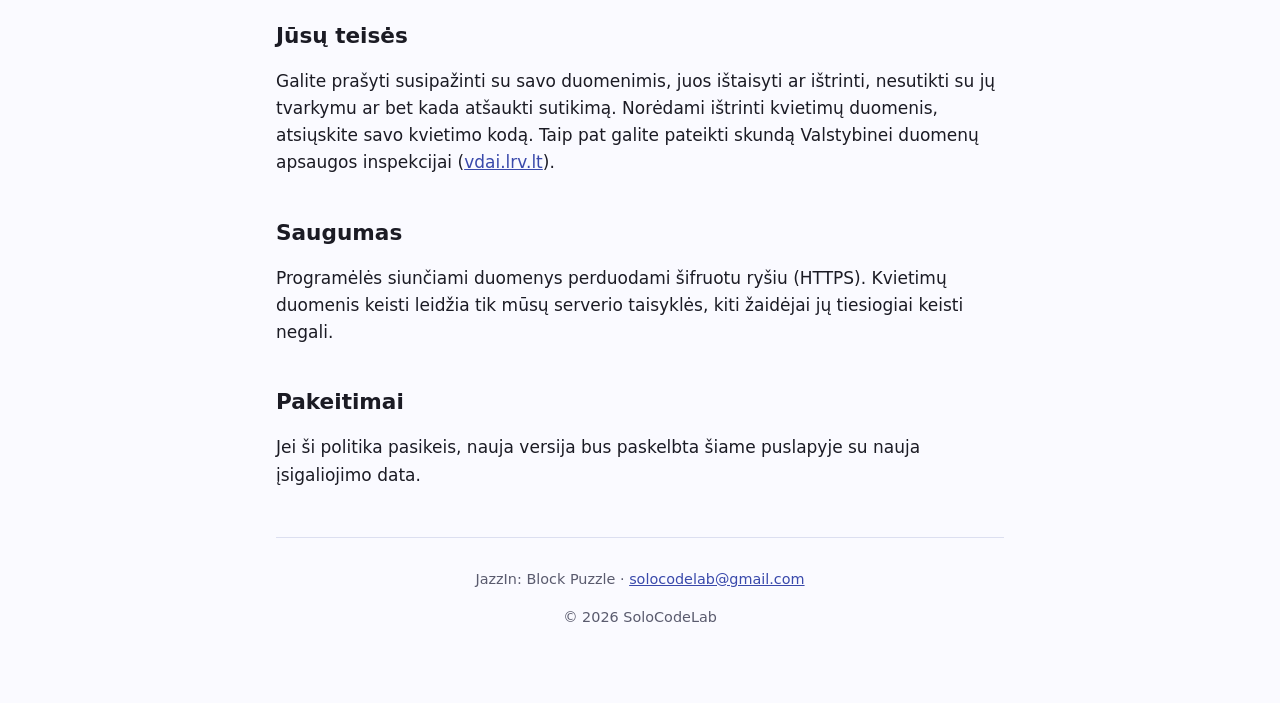
<file: blocks-privacy.html>
<!doctype html>
<html lang="en">
<head>
  <meta charset="utf-8">
  <meta name="viewport" content="width=device-width, initial-scale=1">
  <title>JazzIn: Block Puzzle Privacy Policy</title>
  <meta name="description" content="How the JazzIn: Block Puzzle app handles your data.">
  <link rel="icon" href="favicon.png" type="image/png">
  <link rel="stylesheet" href="style.css">
</head>
<body>
<main>
  <nav class="lang"><a href="index.html">SoloCodeLab</a><a href="#lt">Lietuviškai</a></nav>

  <h1>Privacy Policy</h1>
  <p class="muted">JazzIn: Block Puzzle (Android app, package <code>com.solocodelab.blockpuzzle</code>) · Effective 21 November 2026</p>

  <p>JazzIn: Block Puzzle is a block puzzle game. We do not ask for your name, email, phone number,
    location, contacts or photos, and you do not need an account. This policy explains the little
    data the app does use, why, and how you can control it.</p>

  <h2>Who is responsible</h2>
  <p>SoloCodeLab, the developer of the app, is responsible for its data. Contact:
    <a href="mailto:solocodelab@gmail.com">solocodelab@gmail.com</a>.</p>

  <h2>Data stored only on your device</h2>
  <p>Your games in progress, best scores, level stars, daily streak and settings are saved on your
    device. They are not sent to us and are not included in Android backups.</p>

  <h2>Data processed by services we use</h2>
  <div class="table-wrap">
  <table>
    <tr><th>Service</th><th>What</th><th>Why</th><th>Your choice</th></tr>
    <tr>
      <td>Google AdMob (ads)</td>
      <td>Advertising ID, IP address, device and app information, ad interactions</td>
      <td>Showing ads, which keep the game free; measuring and limiting ads; preventing fraud</td>
      <td>In the EEA, UK and Switzerland you are asked for consent first; change it any time in
        <em>Settings → Ads and privacy → Privacy settings (ad consent)</em>. Without consent you get
        limited, non-personalised ads. You can also reset or delete your advertising ID in Android
        settings. Buying “Remove ads” or having Premium stops ads.</td>
    </tr>
    <tr>
      <td>Google Firebase Analytics</td>
      <td>App instance ID, device model, OS version, country, app events (for example first open, sessions,
        game started or finished with the mode and score, level won, ad shown, update offered, and impressions and
        taps of our own ads), and ad impression events from AdMob, which is linked to Firebase</td>
      <td>Understanding how the game is used, which parts need improving and how our ads perform</td>
      <td>Analytics starts when the app is opened. It is anonymous and is not linked to your name or email, and the
        app does not add personal data to events. You can reset or delete your advertising ID in Android settings
        and you can ask us to delete analytics data (see below).</td>
    </tr>
    <tr>
      <td>Google Firebase Crashlytics</td>
      <td>Crash reports: device model, OS version, app version, the app's state and the technical details of the
        crash; an anonymous installation ID</td>
      <td>Finding and fixing crashes</td>
      <td>Sent only if the app crashes. No personal data is added.</td>
    </tr>
    <tr>
      <td>“Invite a friend” (Firebase Authentication, Cloud Firestore, Firebase App Check,
        Google Play Integrity, Google Play Install Referrer)</td>
      <td>A random anonymous player ID; your invite code; a one-way hash of the Android device ID
        (the ID itself is never sent); the invite link the app was installed from; a device and app
        integrity check result; the number of invited friends, Premium credits and Premium end date</td>
      <td>Giving Premium weeks to you and the friends you invite, and preventing abuse
        (one reward per new device, no fake devices)</td>
      <td>Used only when you open the invite screen, enter a friend's code or install from an
        invite link. Ask us to delete your invite data (see below).</td>
    </tr>
    <tr>
      <td>Google Play Billing</td>
      <td>Purchase details (product, purchase token). Payment details are handled by Google only;
        we never see them.</td>
      <td>Selling and restoring “Remove ads”</td>
      <td>Only when you buy something.</td>
    </tr>
  </table>
  </div>

  <p>When you share an invite, daily result or duel code, the text is sent by the app you choose
    (for example a messenger); we do not see it.</p>

  <p>These services are provided by Google, which processes the data under its own terms:
    <a href="https://policies.google.com/privacy">Google Privacy Policy</a> and
    <a href="https://policies.google.com/technologies/partner-sites">How Google uses information
    from apps that use its services</a>. Data may be processed outside your country, including in
    the United States, under safeguards Google provides (such as the EU Standard Contractual Clauses).</p>

  <h2>Our own ads for other apps and update checks</h2>
  <p>When the ad network has no ad to show, JazzIn: Block Puzzle may show a banner on the home screen or a short
    full-screen playable ad for one of our own apps (JazzIn Sudoku, JazzIn TrackOut or JazzIn Boulder) that is not
    yet installed on your device. To do this the app downloads its ad settings from
    <code>trestas.github.io/ads/</code>, a public page we host on GitHub Pages (like any website, it can see your IP
    address when you download). The app checks which of our apps are installed only on your device and sends this
    list nowhere. Impressions and taps are recorded in Firebase Analytics as events with the target app, format and
    style; no personal data is added. A tap opens the app's Google Play page with a source tag; if you install it,
    the other app learns once, through the Google Play Install Referrer, that the install came from this promotion
    (source, campaign and format names only, no personal data). Likewise, if you installed this game from an
    ad in one of our other apps, the game records that once, using the same tags. Players who bought “Remove ads” or
    have Premium do not see these ads. Separately, when the app starts it asks Google Play whether a newer version
    is available and, if so, offers to install it; this exchange is only between your device and Google Play.
    Legal basis: our legitimate interest in promoting our own apps and keeping the app up to date.</p>

  <h2>Legal bases (EEA and UK)</h2>
  <ul>
    <li>Personalised ads: your consent.</li>
    <li>Non-personalised ads, analytics, crash reports, our own ads for other apps, update checks and invite abuse
      prevention: our legitimate interest in offering a free, fair, working and improving game, balanced by the
      choices above.</li>
    <li>Invite rewards and purchases: performance of the contract with you.</li>
  </ul>

  <h2>How long data is kept</h2>
  <p>Data on your device stays until you clear the app's data or uninstall it. Invite data is kept
    while you use the app and deleted within 12 months after your last activity, or sooner if you
    ask. Analytics data is kept for a limited period set in Firebase (no longer than 14 months).
    Google keeps ad data under its own policies.</p>

  <h2>Children</h2>
  <p>The game is meant for players aged 13 and over and is not directed at children. Ads are limited
    to content rated for general audiences (G and PG). If you believe a child under 13 has sent us
    personal data, contact us and we will delete it.</p>

  <h2>Your rights</h2>
  <p>You may ask to access, correct or delete your data, object to its processing or withdraw
    consent at any time. For invite data, send us your invite code. You may also complain to your
    data protection authority; in Lithuania this is the State Data Protection Inspectorate
    (<a href="https://vdai.lrv.lt">vdai.lrv.lt</a>).</p>

  <h2>Security</h2>
  <p>Data sent by the app travels encrypted (HTTPS). Invite data can only be changed by our server
    rules, not directly by other players.</p>

  <h2>Changes</h2>
  <p>If this policy changes, the new version will be published on this page with a new effective date.</p>

  <hr>

  <h1 id="lt">Privatumo politika</h1>
  <p class="muted">JazzIn: Block Puzzle (Android programėlė, paketas <code>com.solocodelab.blockpuzzle</code>) · Galioja nuo 2026 m. lapkričio 21 d.</p>

  <p>JazzIn: Block Puzzle – blokų dėlionės žaidimas. Mes neprašome jūsų vardo, el. pašto, telefono,
    buvimo vietos, kontaktų ar nuotraukų, paskyros kurti nereikia. Čia paaiškinta, kokius nedidelius
    duomenis programėlė naudoja, kam ir kaip galite tai valdyti.</p>

  <h2>Kas atsakingas</h2>
  <p>Už programėlės duomenis atsakingas jos kūrėjas SoloCodeLab. Kontaktai:
    <a href="mailto:solocodelab@gmail.com">solocodelab@gmail.com</a>.</p>

  <h2>Tik jūsų įrenginyje saugomi duomenys</h2>
  <p>Nebaigtos partijos, rekordai, lygių žvaigždutės, dienos iššūkių serija ir nustatymai saugomi
    jūsų įrenginyje. Jie mums nesiunčiami ir neįtraukiami į Android atsargines kopijas.</p>

  <h2>Naudojamų paslaugų tvarkomi duomenys</h2>
  <div class="table-wrap">
  <table>
    <tr><th>Paslauga</th><th>Kas</th><th>Kam</th><th>Jūsų pasirinkimas</th></tr>
    <tr>
      <td>Google AdMob (reklamos)</td>
      <td>Reklamos ID, IP adresas, įrenginio ir programėlės informacija, sąveika su reklamomis</td>
      <td>Rodyti reklamas, kad žaidimas liktų nemokamas; matuoti ir riboti reklamas; apsaugoti nuo sukčiavimo</td>
      <td>EEE, JK ir Šveicarijoje pirmiausia klausiama sutikimo; jį bet kada pakeisite
        <em>Nustatymai → Reklamos ir privatumas → Privatumo nustatymai (sutikimas reklamoms)</em>.
        Be sutikimo rodomos ribotos, neasmeninės reklamos. Reklamos ID galite atstatyti ar ištrinti
        Android nustatymuose. Įsigijus „Pašalinti reklamas“ ar turint Premium, reklamos nerodomos.</td>
    </tr>
    <tr>
      <td>Google Firebase Analytics</td>
      <td>Programėlės egzemplioriaus ID, įrenginio modelis, OS versija, šalis, žaidimo įvykiai (pvz., pirmas atidarymas,
        sesijos, pradėta ar baigta partija su režimu ir rezultatu, laimėtas lygis, parodyta reklama, pasiūlytas
        atnaujinimas, savų reklamų parodymai ir paspaudimai) bei AdMob reklamos parodymo įvykiai, nes AdMob susietas su
        Firebase</td>
      <td>Suprasti, kaip žaidimas naudojamas, ką reikia tobulinti ir kaip veikia mūsų reklamos</td>
      <td>Analitika pradeda veikti atidarius programėlę. Ji anoniminė, nesiejama su jūsų vardu ar el. paštu, o
        programėlė prie įvykių nepriduria asmens duomenų. Reklamos ID galite atstatyti ar ištrinti Android
        nustatymuose, o analitikos duomenų ištrynimo galite paprašyti mūsų (žr. žemiau).</td>
    </tr>
    <tr>
      <td>Google Firebase Crashlytics</td>
      <td>Strigimų ataskaitos: įrenginio modelis, OS ir programėlės versija, programėlės būsena ir techninė
        strigimo informacija; anoniminis diegimo ID</td>
      <td>Rasti ir ištaisyti strigimus</td>
      <td>Siunčiama tik programėlei sustrigus. Asmens duomenų nepridedama.</td>
    </tr>
    <tr>
      <td>„Pakviesk draugą“ (Firebase Authentication, Cloud Firestore, Firebase App Check,
        Google Play Integrity, Google Play Install Referrer)</td>
      <td>Atsitiktinis anoniminis žaidėjo ID; jūsų kvietimo kodas; vienakryptė Android įrenginio ID
        maiša (pats ID nesiunčiamas); kvietimo nuoroda, per kurią įdiegta programėlė; įrenginio ir
        programėlės vientisumo patikros rezultatas; pakviestų draugų skaičius, Premium kreditai ir
        Premium pabaigos data</td>
      <td>Suteikti Premium savaites jums ir jūsų pakviestiems draugams bei apsaugoti nuo
        piktnaudžiavimo (vienas apdovanojimas naujam įrenginiui, jokių netikrų įrenginių)</td>
      <td>Naudojama tik atidarius kvietimų langą, įvedus draugo kodą ar įdiegus programėlę per
        kvietimo nuorodą. Galite paprašyti ištrinti kvietimų duomenis (žr. žemiau).</td>
    </tr>
    <tr>
      <td>Google Play Billing</td>
      <td>Pirkimo informacija (produktas, pirkimo žetonas). Mokėjimo duomenis tvarko tik Google, mes jų nematome.</td>
      <td>Parduoti ir atkurti „Pašalinti reklamas“</td>
      <td>Tik kai ką nors perkate.</td>
    </tr>
  </table>
  </div>

  <p>Kai dalinatės kvietimu, dienos rezultatu ar dvikovos kodu, tekstą siunčia jūsų pasirinkta
    programėlė (pvz., susirašinėjimo); mes jo nematome.</p>

  <p>Šias paslaugas teikia Google, kuri duomenis tvarko pagal savo sąlygas:
    <a href="https://policies.google.com/privacy">Google privatumo politika</a> ir
    <a href="https://policies.google.com/technologies/partner-sites">Kaip Google naudoja informaciją
    iš programų, kurios naudoja jos paslaugas</a>. Duomenys gali būti tvarkomi už jūsų šalies ribų,
    taip pat JAV, taikant Google teikiamas apsaugos priemones (pvz., ES standartines sutarčių sąlygas).</p>

  <h2>Savos reklamos kitoms programėlėms ir atnaujinimų patikra</h2>
  <p>Kai reklamos tinklas neturi ką parodyti, JazzIn: Block Puzzle gali rodyti juostą pradžios ekrane arba trumpą viso
    ekrano žaidžiamą reklamą apie vieną iš mūsų programėlių (JazzIn Sudoku, JazzIn TrackOut ar JazzIn Boulder), kurios
    jūsų įrenginyje dar nėra. Tam programėlė parsisiunčia reklamos nustatymus iš
    <code>trestas.github.io/ads/</code> – viešo puslapio, kurį talpiname GitHub Pages (kaip ir bet kuri svetainė, jis
    gali matyti jūsų IP adresą parsisiunčiant). Programėlė tikrina, kurios mūsų programėlės įdiegtos, tik jūsų
    įrenginyje ir šio sąrašo niekur nesiunčia. Parodymai ir paspaudimai registruojami „Firebase Analytics“ kaip įvykiai
    su tikslo programėle, formatu ir stiliumi; asmens duomenų nepridedama. Paspaudus atidaromas programėlės „Google
    Play“ puslapis su šaltinio žyme; jei ją įdiegsite, kita programėlė vieną kartą per „Google Play Install Referrer“
    sužino, kad įdiegta iš šios reklamos (tik šaltinio, kampanijos ir formato pavadinimai, jokių asmens duomenų).
    Lygiai taip pat, jei šį žaidimą įdiegėte iš kitos mūsų programėlės reklamos, žaidimas tai vieną kartą užregistruoja
    pagal tas pačias žymas. Žaidėjai, nusipirkę „Pašalinti reklamas“ ar turintys Premium, šių reklamų nemato. Atskirai,
    paleidus programėlę ji paklausia „Google Play“, ar yra naujesnė versija, ir, jei yra, pasiūlo ją įdiegti; šis
    keitimasis vyksta tik tarp jūsų įrenginio ir „Google Play“. Teisinis pagrindas: mūsų teisėtas interesas reklamuoti
    savo programėles ir išlaikyti programėlę naujausią.</p>

  <h2>Teisiniai pagrindai (EEE ir JK)</h2>
  <ul>
    <li>Asmeninės reklamos – jūsų sutikimas.</li>
    <li>Neasmeninės reklamos, analitika, strigimų ataskaitos, savos reklamos kitoms programėlėms, atnaujinimų patikra ir
      apsauga nuo piktnaudžiavimo kvietimais – mūsų teisėtas interesas siūlyti nemokamą, sąžiningą, veikiantį ir
      tobulėjantį žaidimą, atsveriamas aukščiau nurodytais pasirinkimais.</li>
    <li>Kvietimų apdovanojimai ir pirkimai – sutarties su jumis vykdymas.</li>
  </ul>

  <h2>Kiek laiko saugoma</h2>
  <p>Įrenginyje esantys duomenys saugomi, kol išvalote programėlės duomenis ar ją pašalinate.
    Kvietimų duomenys saugomi, kol naudojatės programėle, ir ištrinami per 12 mėnesių nuo
    paskutinio aktyvumo arba anksčiau, jei paprašote. Analitikos duomenys saugomi Firebase nustatytą laiką
    (ne ilgiau kaip 14 mėn.). Reklamų duomenis Google saugo pagal savo taisykles.</p>

  <h2>Vaikai</h2>
  <p>Žaidimas skirtas 13 metų ir vyresniems žaidėjams, jis nėra skirtas vaikams. Rodomos tik visiems
    tinkamos reklamos (G ir PG). Jei manote, kad jaunesnis nei 13 metų vaikas mums pateikė asmens
    duomenų, parašykite – juos ištrinsime.</p>

  <h2>Jūsų teisės</h2>
  <p>Galite prašyti susipažinti su savo duomenimis, juos ištaisyti ar ištrinti, nesutikti su jų
    tvarkymu ar bet kada atšaukti sutikimą. Norėdami ištrinti kvietimų duomenis, atsiųskite savo
    kvietimo kodą. Taip pat galite pateikti skundą Valstybinei duomenų apsaugos inspekcijai
    (<a href="https://vdai.lrv.lt">vdai.lrv.lt</a>).</p>

  <h2>Saugumas</h2>
  <p>Programėlės siunčiami duomenys perduodami šifruotu ryšiu (HTTPS). Kvietimų duomenis keisti
    leidžia tik mūsų serverio taisyklės, kiti žaidėjai jų tiesiogiai keisti negali.</p>

  <h2>Pakeitimai</h2>
  <p>Jei ši politika pasikeis, nauja versija bus paskelbta šiame puslapyje su nauja įsigaliojimo data.</p>

  <footer>
    <p>JazzIn: Block Puzzle · <a href="mailto:solocodelab@gmail.com">solocodelab@gmail.com</a></p>
    <p>© 2026 SoloCodeLab</p>
  </footer>
</main>
</body>
</html>
</file>
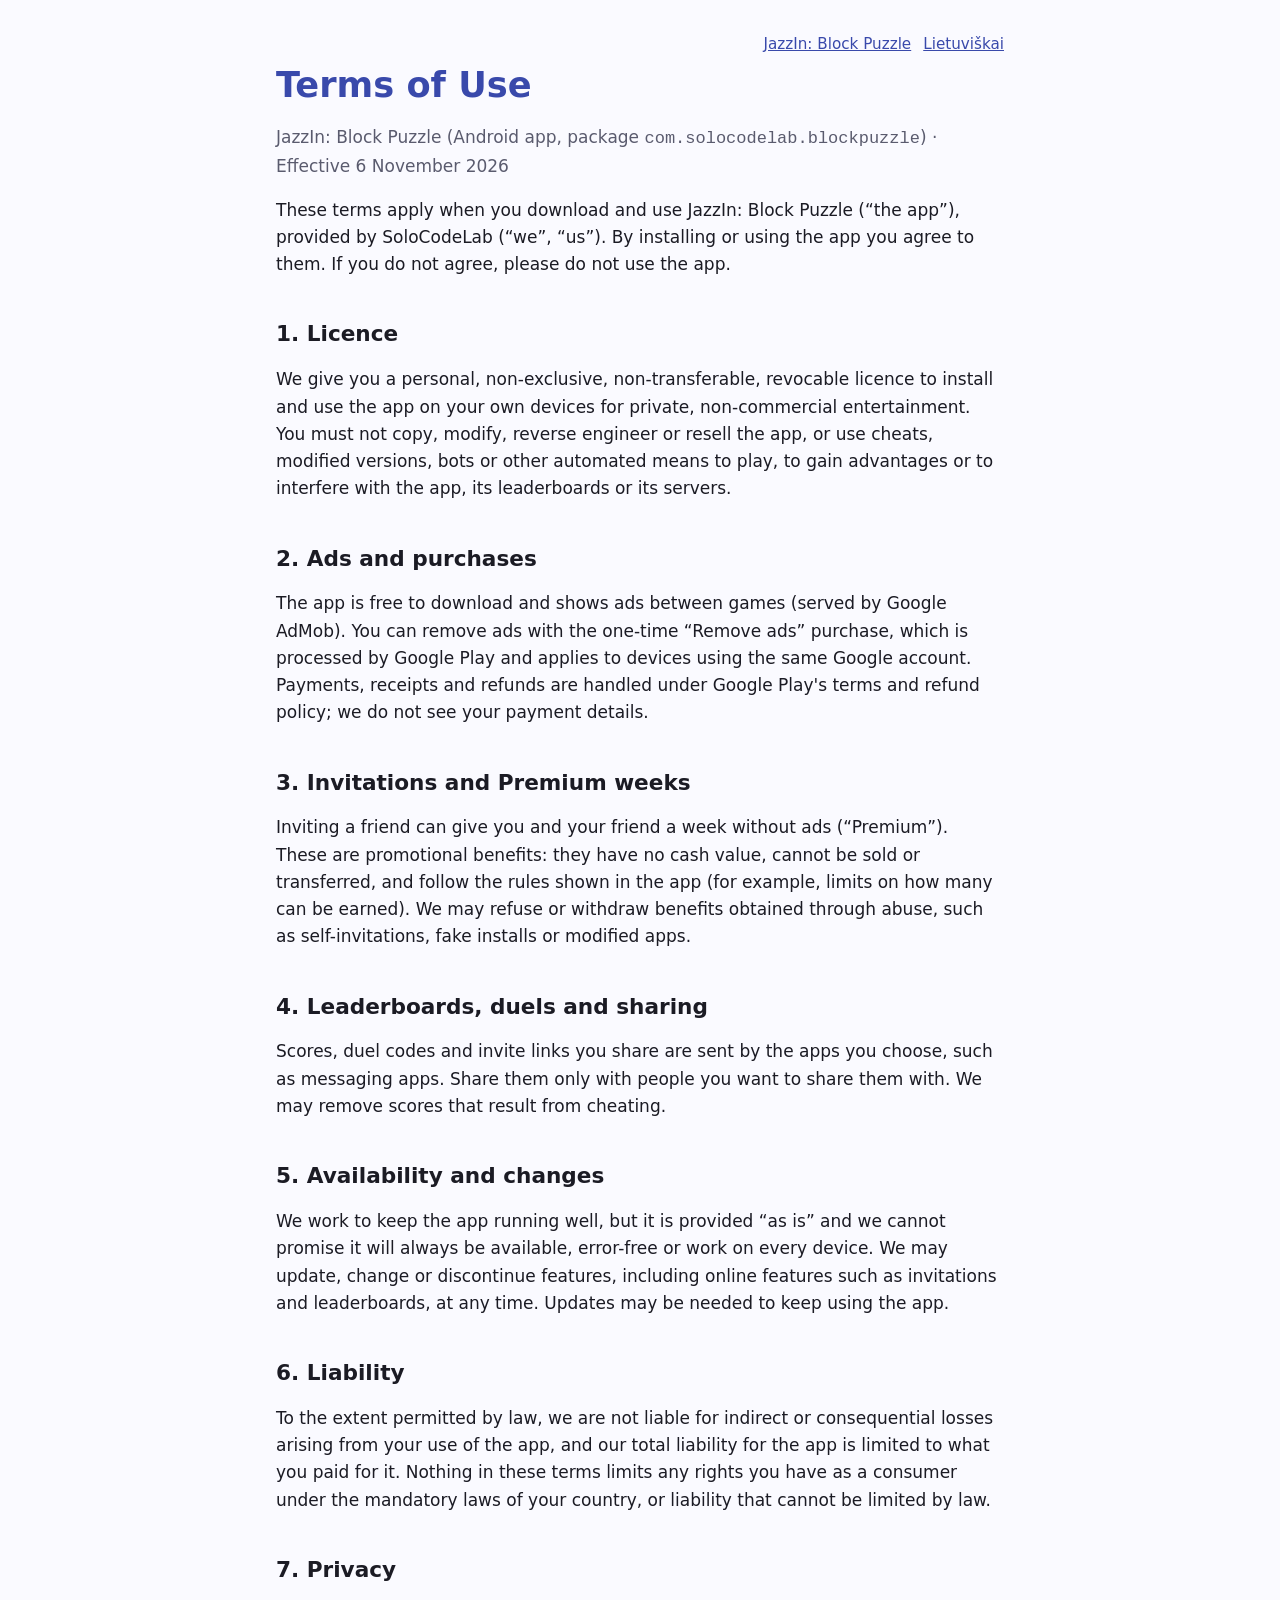
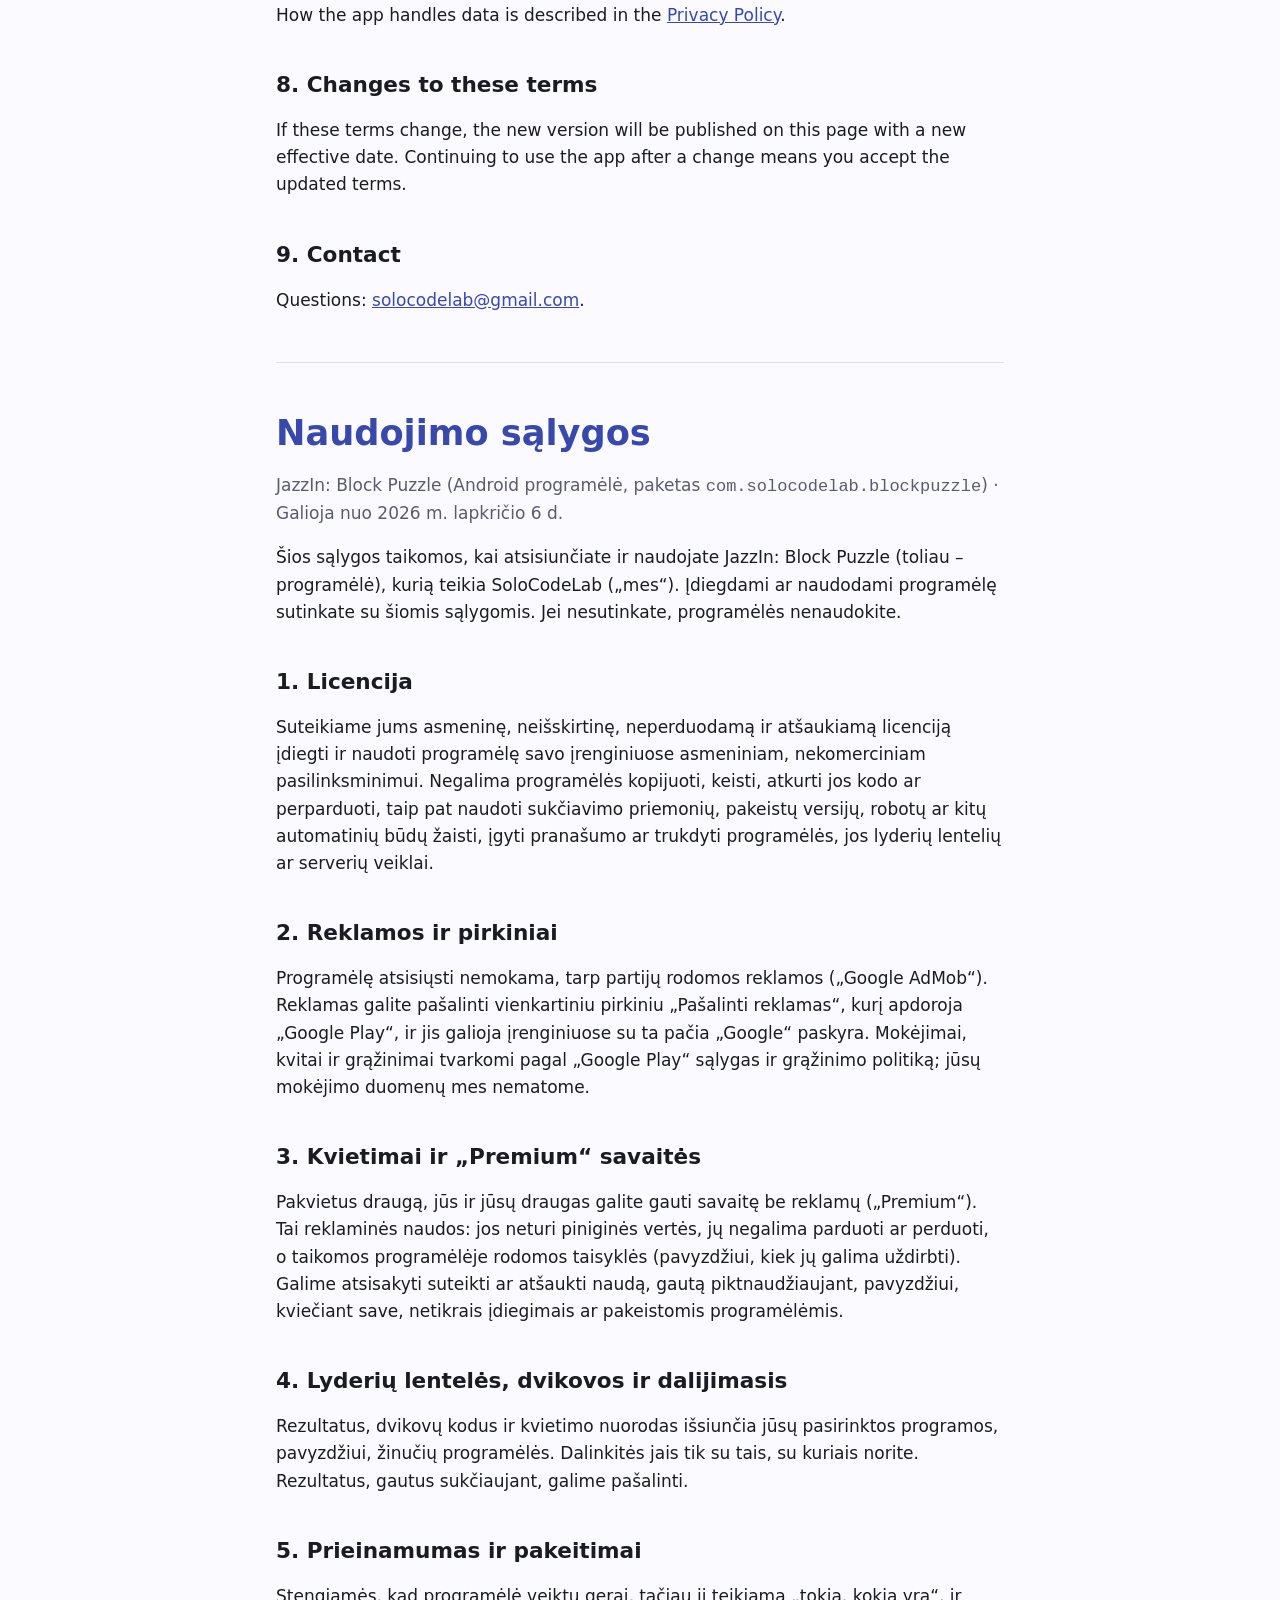
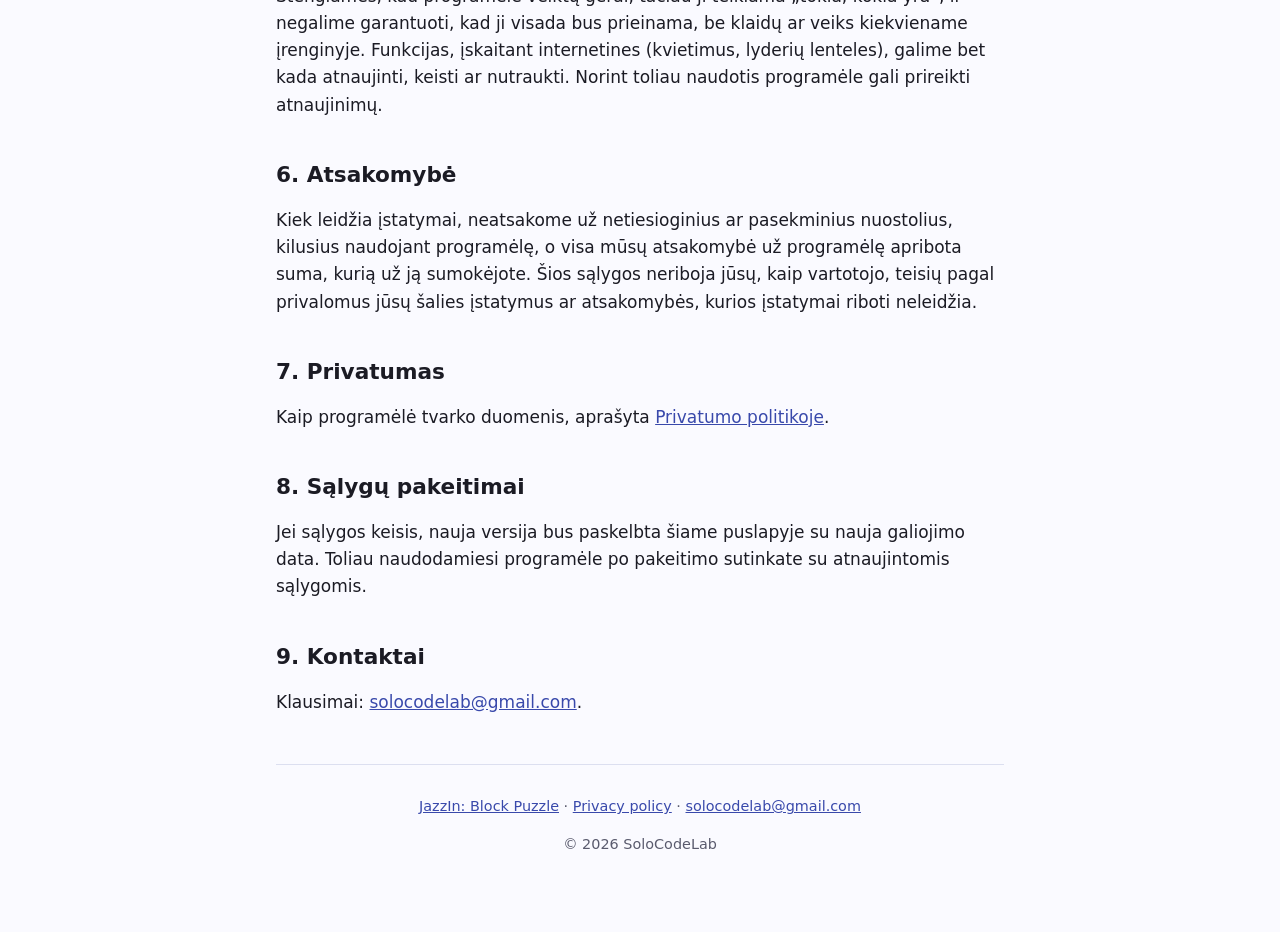
<file: blocks-terms.html>
<!doctype html>
<html lang="en">
<head>
  <meta charset="utf-8">
  <meta name="viewport" content="width=device-width, initial-scale=1">
  <title>JazzIn: Block Puzzle Terms of Use</title>
  <meta name="description" content="Terms of use for the JazzIn: Block Puzzle Android app.">
  <link rel="icon" href="blocks-favicon.png" type="image/png">
  <link rel="stylesheet" href="style.css">
</head>
<body>
<main>
  <nav class="lang"><a href="blocks.html">JazzIn: Block Puzzle</a><a href="#lt">Lietuviškai</a></nav>

  <h1>Terms of Use</h1>
  <p class="muted">JazzIn: Block Puzzle (Android app, package <code>com.solocodelab.blockpuzzle</code>) · Effective 6 November 2026</p>

  <p>These terms apply when you download and use JazzIn: Block Puzzle (“the app”), provided by SoloCodeLab
    (“we”, “us”). By installing or using the app you agree to them. If you do not agree, please do not use the app.</p>

  <h2>1. Licence</h2>
  <p>We give you a personal, non-exclusive, non-transferable, revocable licence to install and use the app on your
    own devices for private, non-commercial entertainment. You must not copy, modify, reverse engineer or resell the app,
    or use cheats, modified versions, bots or other automated means to play, to gain advantages or to interfere with
    the app, its leaderboards or its servers.</p>

  <h2>2. Ads and purchases</h2>
  <p>The app is free to download and shows ads between games (served by Google AdMob). You can remove ads with the
    one-time “Remove ads” purchase, which is processed by Google Play and applies to devices using the same Google
    account. Payments, receipts and refunds are handled under Google Play's terms and refund policy; we do not see your
    payment details.</p>

  <h2>3. Invitations and Premium weeks</h2>
  <p>Inviting a friend can give you and your friend a week without ads (“Premium”). These are promotional benefits:
    they have no cash value, cannot be sold or transferred, and follow the rules shown in the app (for example, limits
    on how many can be earned). We may refuse or withdraw benefits obtained through abuse, such as self-invitations,
    fake installs or modified apps.</p>

  <h2>4. Leaderboards, duels and sharing</h2>
  <p>Scores, duel codes and invite links you share are sent by the apps you choose, such as messaging apps. Share them
    only with people you want to share them with. We may remove scores that result from cheating.</p>

  <h2>5. Availability and changes</h2>
  <p>We work to keep the app running well, but it is provided “as is” and we cannot promise it will always be available,
    error-free or work on every device. We may update, change or discontinue features, including online features such as
    invitations and leaderboards, at any time. Updates may be needed to keep using the app.</p>

  <h2>6. Liability</h2>
  <p>To the extent permitted by law, we are not liable for indirect or consequential losses arising from your use of the
    app, and our total liability for the app is limited to what you paid for it. Nothing in these terms limits any
    rights you have as a consumer under the mandatory laws of your country, or liability that cannot be limited by law.</p>

  <h2>7. Privacy</h2>
  <p>How the app handles data is described in the <a href="blocks-privacy.html">Privacy Policy</a>.</p>

  <h2>8. Changes to these terms</h2>
  <p>If these terms change, the new version will be published on this page with a new effective date. Continuing to use
    the app after a change means you accept the updated terms.</p>

  <h2>9. Contact</h2>
  <p>Questions: <a href="mailto:solocodelab@gmail.com">solocodelab@gmail.com</a>.</p>

  <hr>

  <h1 id="lt">Naudojimo sąlygos</h1>
  <p class="muted">JazzIn: Block Puzzle (Android programėlė, paketas <code>com.solocodelab.blockpuzzle</code>) · Galioja nuo 2026 m. lapkričio 6 d.</p>

  <p>Šios sąlygos taikomos, kai atsisiunčiate ir naudojate JazzIn: Block Puzzle (toliau – programėlė), kurią teikia
    SoloCodeLab („mes“). Įdiegdami ar naudodami programėlę sutinkate su šiomis sąlygomis. Jei nesutinkate, programėlės nenaudokite.</p>

  <h2>1. Licencija</h2>
  <p>Suteikiame jums asmeninę, neišskirtinę, neperduodamą ir atšaukiamą licenciją įdiegti ir naudoti programėlę savo
    įrenginiuose asmeniniam, nekomerciniam pasilinksminimui. Negalima programėlės kopijuoti, keisti, atkurti jos kodo ar
    perparduoti, taip pat naudoti sukčiavimo priemonių, pakeistų versijų, robotų ar kitų automatinių būdų žaisti, įgyti
    pranašumo ar trukdyti programėlės, jos lyderių lentelių ar serverių veiklai.</p>

  <h2>2. Reklamos ir pirkiniai</h2>
  <p>Programėlę atsisiųsti nemokama, tarp partijų rodomos reklamos („Google AdMob“). Reklamas galite pašalinti
    vienkartiniu pirkiniu „Pašalinti reklamas“, kurį apdoroja „Google Play“, ir jis galioja įrenginiuose su ta pačia
    „Google“ paskyra. Mokėjimai, kvitai ir grąžinimai tvarkomi pagal „Google Play“ sąlygas ir grąžinimo politiką; jūsų
    mokėjimo duomenų mes nematome.</p>

  <h2>3. Kvietimai ir „Premium“ savaitės</h2>
  <p>Pakvietus draugą, jūs ir jūsų draugas galite gauti savaitę be reklamų („Premium“). Tai reklaminės naudos: jos neturi
    piniginės vertės, jų negalima parduoti ar perduoti, o taikomos programėlėje rodomos taisyklės (pavyzdžiui, kiek jų
    galima uždirbti). Galime atsisakyti suteikti ar atšaukti naudą, gautą piktnaudžiaujant, pavyzdžiui, kviečiant save,
    netikrais įdiegimais ar pakeistomis programėlėmis.</p>

  <h2>4. Lyderių lentelės, dvikovos ir dalijimasis</h2>
  <p>Rezultatus, dvikovų kodus ir kvietimo nuorodas išsiunčia jūsų pasirinktos programos, pavyzdžiui, žinučių programėlės.
    Dalinkitės jais tik su tais, su kuriais norite. Rezultatus, gautus sukčiaujant, galime pašalinti.</p>

  <h2>5. Prieinamumas ir pakeitimai</h2>
  <p>Stengiamės, kad programėlė veiktų gerai, tačiau ji teikiama „tokia, kokia yra“, ir negalime garantuoti, kad ji visada bus
    prieinama, be klaidų ar veiks kiekviename įrenginyje. Funkcijas, įskaitant internetines (kvietimus, lyderių lenteles),
    galime bet kada atnaujinti, keisti ar nutraukti. Norint toliau naudotis programėle gali prireikti atnaujinimų.</p>

  <h2>6. Atsakomybė</h2>
  <p>Kiek leidžia įstatymai, neatsakome už netiesioginius ar pasekminius nuostolius, kilusius naudojant programėlę, o
    visa mūsų atsakomybė už programėlę apribota suma, kurią už ją sumokėjote. Šios sąlygos neriboja jūsų, kaip vartotojo,
    teisių pagal privalomus jūsų šalies įstatymus ar atsakomybės, kurios įstatymai riboti neleidžia.</p>

  <h2>7. Privatumas</h2>
  <p>Kaip programėlė tvarko duomenis, aprašyta <a href="blocks-privacy.html#lt">Privatumo politikoje</a>.</p>

  <h2>8. Sąlygų pakeitimai</h2>
  <p>Jei sąlygos keisis, nauja versija bus paskelbta šiame puslapyje su nauja galiojimo data. Toliau naudodamiesi
    programėle po pakeitimo sutinkate su atnaujintomis sąlygomis.</p>

  <h2>9. Kontaktai</h2>
  <p>Klausimai: <a href="mailto:solocodelab@gmail.com">solocodelab@gmail.com</a>.</p>

  <footer>
    <p><a href="blocks.html">JazzIn: Block Puzzle</a> · <a href="blocks-privacy.html">Privacy policy</a> ·
      <a href="mailto:solocodelab@gmail.com">solocodelab@gmail.com</a></p>
    <p>© 2026 SoloCodeLab</p>
  </footer>
</main>
</body>
</html>
</file>
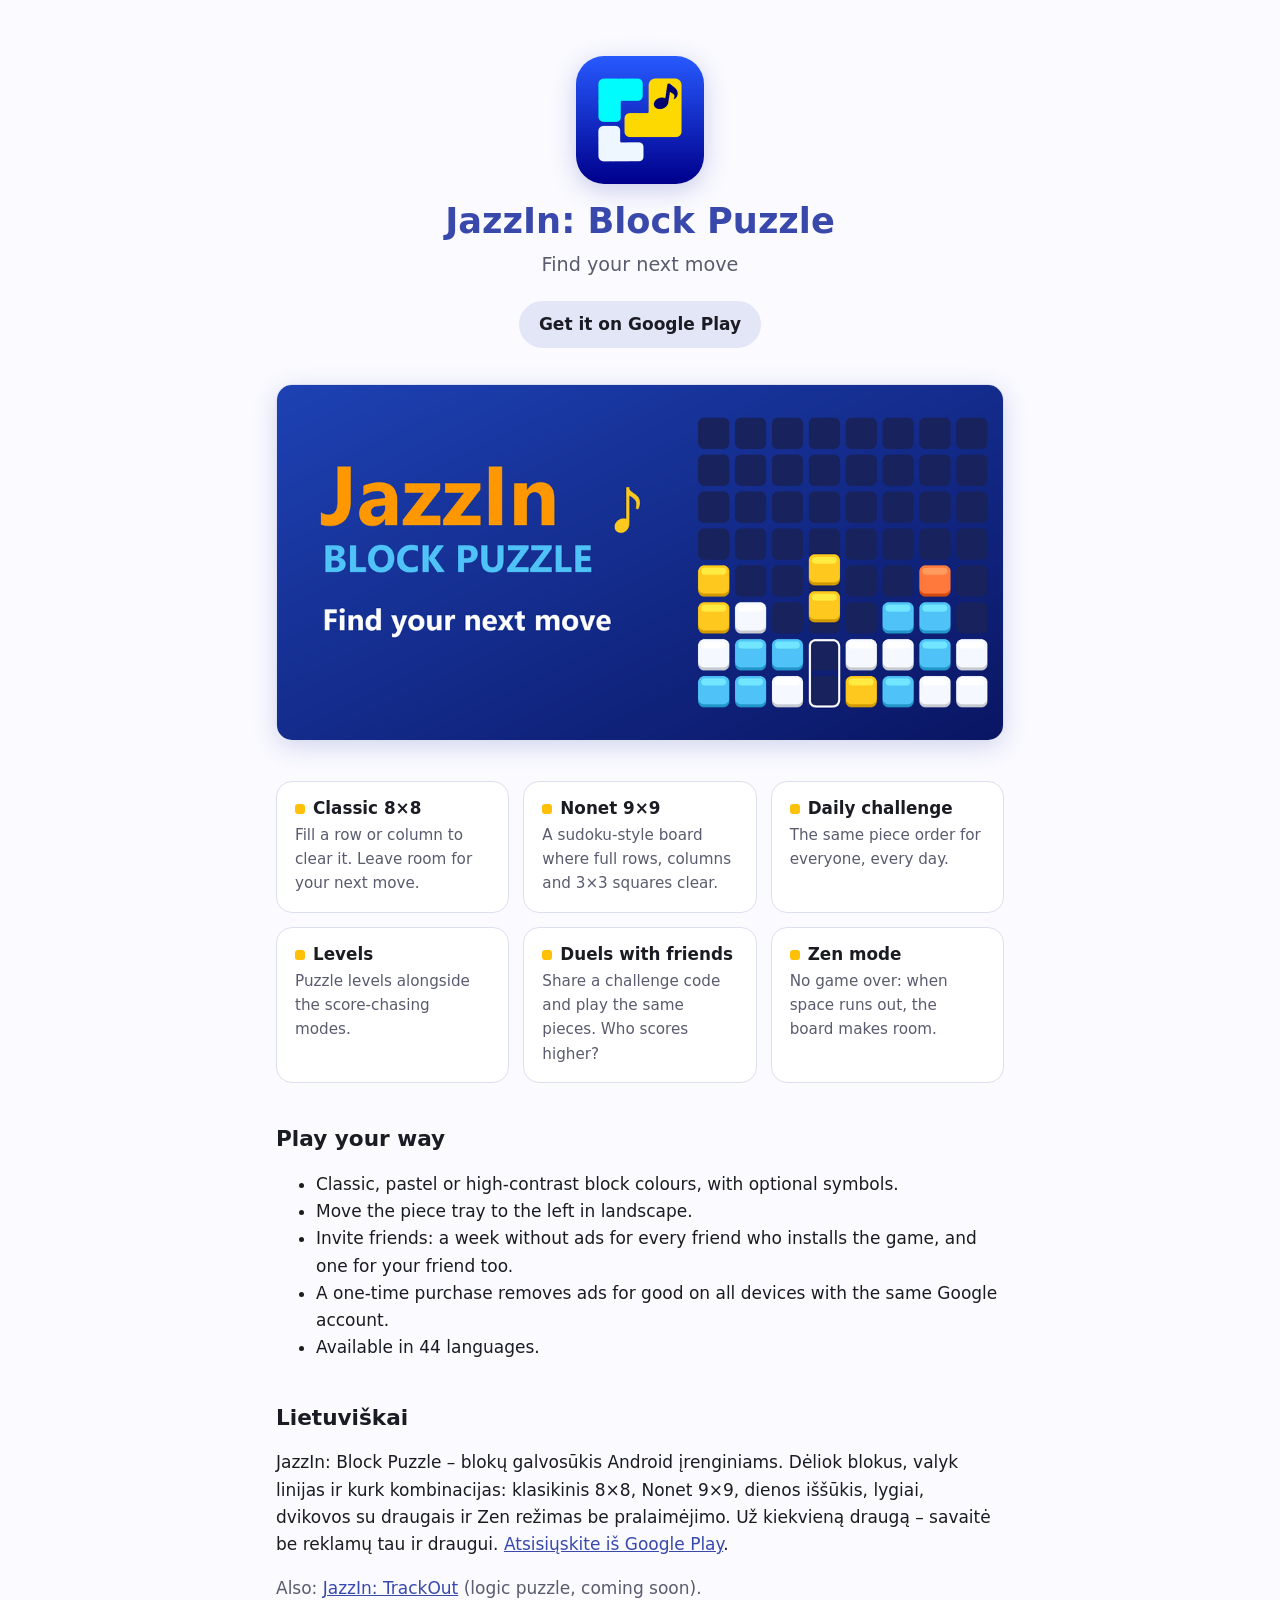
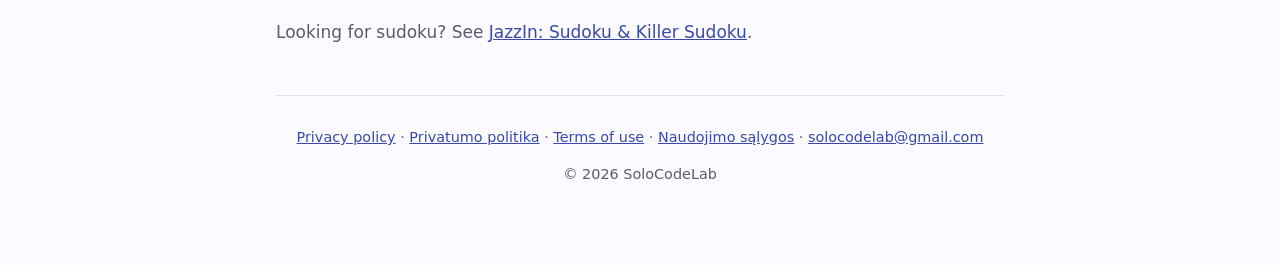
<file: blocks.html>
<!doctype html>
<html lang="en">
<head>
  <meta charset="utf-8">
  <meta name="viewport" content="width=device-width, initial-scale=1">
  <title>JazzIn: Block Puzzle – Fit blocks, clear lines, build combos</title>
  <meta name="description" content="JazzIn: Block Puzzle for Android. Fit blocks, clear lines and build combos. Classic 8x8, Nonet 9x9, daily challenge, levels, duels with friends and Zen mode.">
  <link rel="icon" href="blocks-favicon.png" type="image/png">
  <link rel="stylesheet" href="style.css">
</head>
<body>
<main>
  <section class="hero">
    <img src="blocks-icon.png" alt="JazzIn: Block Puzzle app icon: cyan, white and gold blocks with a musical note">
    <h1>JazzIn: Block Puzzle</h1>
    <p class="tagline">Find your next move</p>
    <a class="badge" href="https://play.google.com/store/apps/details?id=com.solocodelab.blockpuzzle">Get it on Google Play</a>
  </section>

  <div class="banner"><img src="blocks-banner.png" width="1024" height="500" alt="JazzIn: Block Puzzle - a yellow piece about to drop into a gap on an 8x8 board: Find your next move"></div>

  <div class="cards">
    <div class="card"><h3><span class="dot"></span>Classic 8×8</h3><p>Fill a row or column to clear it. Leave room for your next move.</p></div>
    <div class="card"><h3><span class="dot"></span>Nonet 9×9</h3><p>A sudoku-style board where full rows, columns and 3×3 squares clear.</p></div>
    <div class="card"><h3><span class="dot"></span>Daily challenge</h3><p>The same piece order for everyone, every day.</p></div>
    <div class="card"><h3><span class="dot"></span>Levels</h3><p>Puzzle levels alongside the score-chasing modes.</p></div>
    <div class="card"><h3><span class="dot"></span>Duels with friends</h3><p>Share a challenge code and play the same pieces. Who scores higher?</p></div>
    <div class="card"><h3><span class="dot"></span>Zen mode</h3><p>No game over: when space runs out, the board makes room.</p></div>
  </div>

  <h2>Play your way</h2>
  <ul>
    <li>Classic, pastel or high-contrast block colours, with optional symbols.</li>
    <li>Move the piece tray to the left in landscape.</li>
    <li>Invite friends: a week without ads for every friend who installs the game, and one for your friend too.</li>
    <li>A one-time purchase removes ads for good on all devices with the same Google account.</li>
    <li>Available in 44 languages.</li>
  </ul>

  <h2>Lietuviškai</h2>
  <p>JazzIn: Block Puzzle – blokų galvosūkis Android įrenginiams. Dėliok blokus, valyk linijas ir kurk kombinacijas:
    klasikinis 8×8, Nonet 9×9, dienos iššūkis, lygiai, dvikovos su draugais ir Zen režimas be pralaimėjimo.
    Už kiekvieną draugą – savaitė be reklamų tau ir draugui.
    <a href="https://play.google.com/store/apps/details?id=com.solocodelab.blockpuzzle">Atsisiųskite iš Google Play</a>.</p>

  <p class="muted">Also: <a href="trackout/">JazzIn: TrackOut</a> (logic puzzle, coming soon).</p>

  <p class="muted">Looking for sudoku? See <a href="./">JazzIn: Sudoku &amp; Killer Sudoku</a>.</p>

  <footer>
    <p><a href="blocks-privacy.html">Privacy policy</a> · <a href="blocks-privacy.html#lt">Privatumo politika</a> ·
      <a href="blocks-terms.html">Terms of use</a> · <a href="blocks-terms.html#lt">Naudojimo sąlygos</a> ·
      <a href="mailto:solocodelab@gmail.com">solocodelab@gmail.com</a></p>
    <p>© 2026 SoloCodeLab</p>
  </footer>
</main>
</body>
</html>
</file>
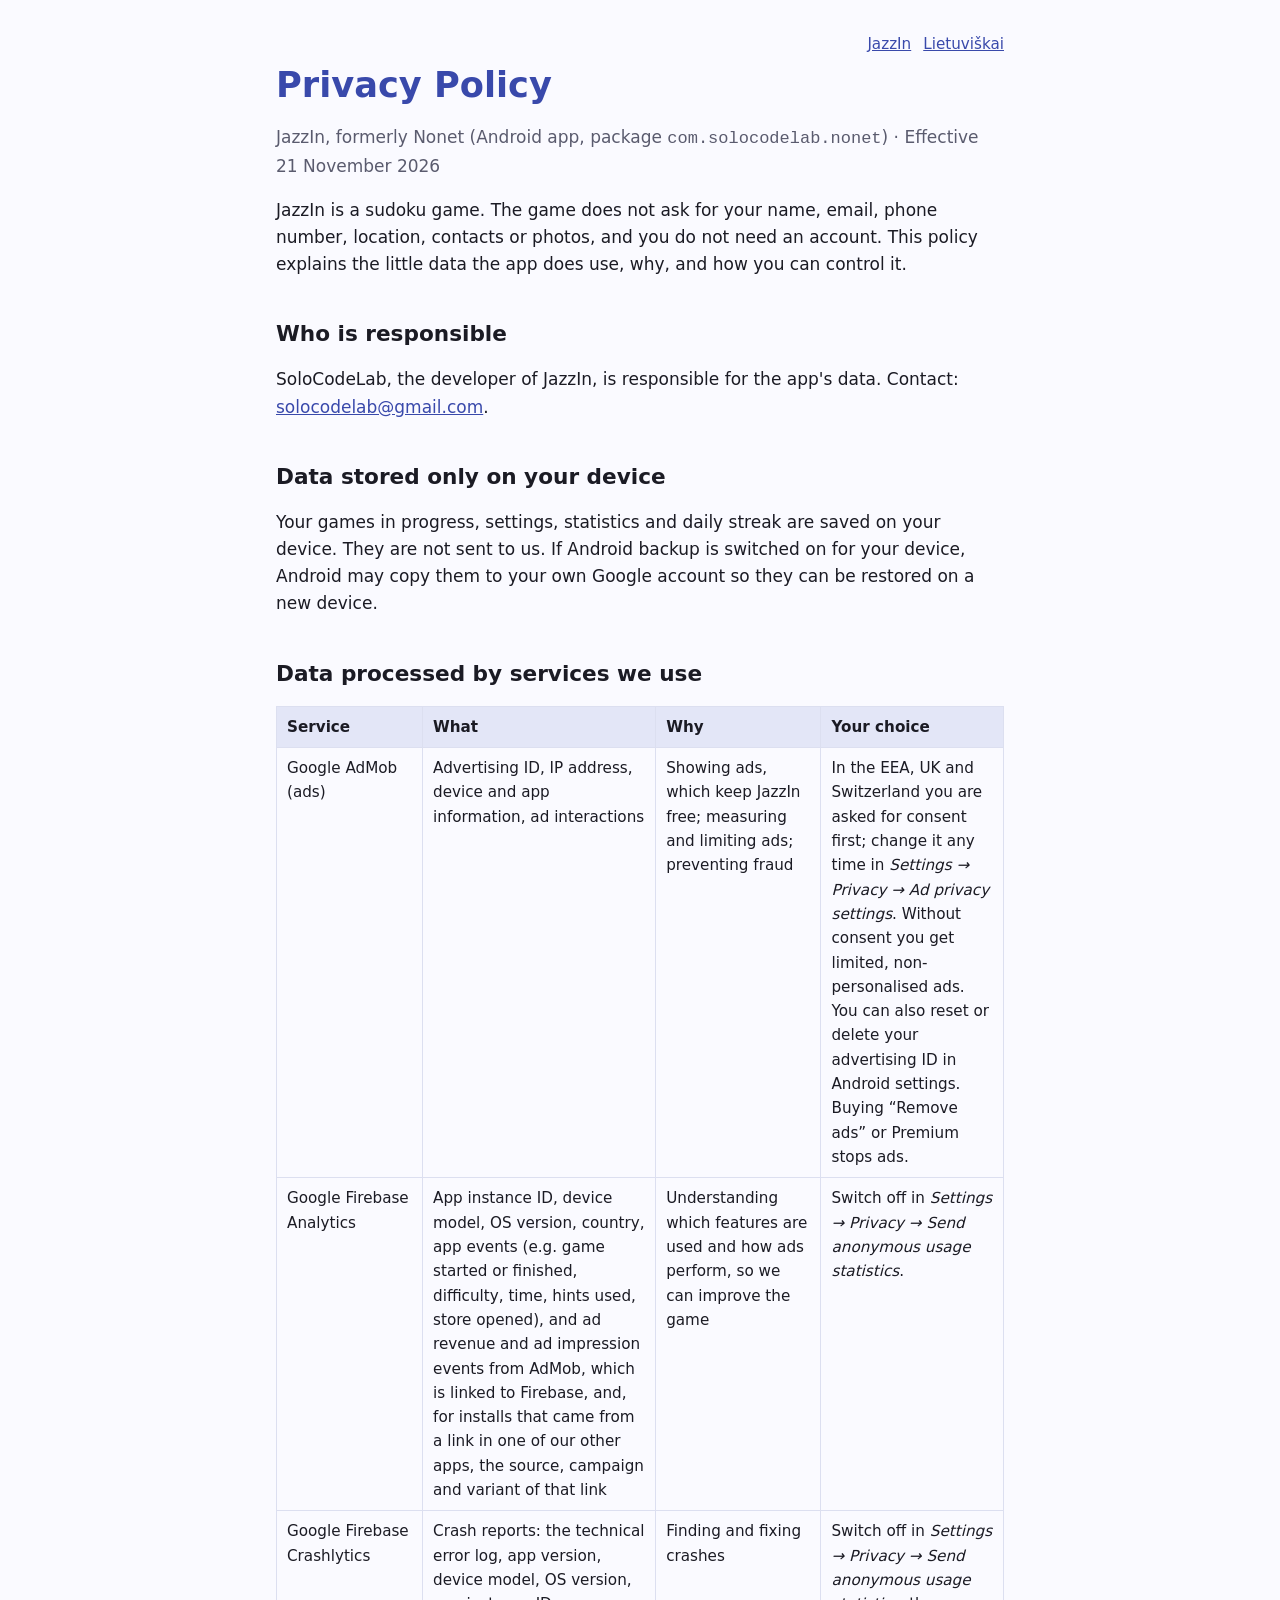
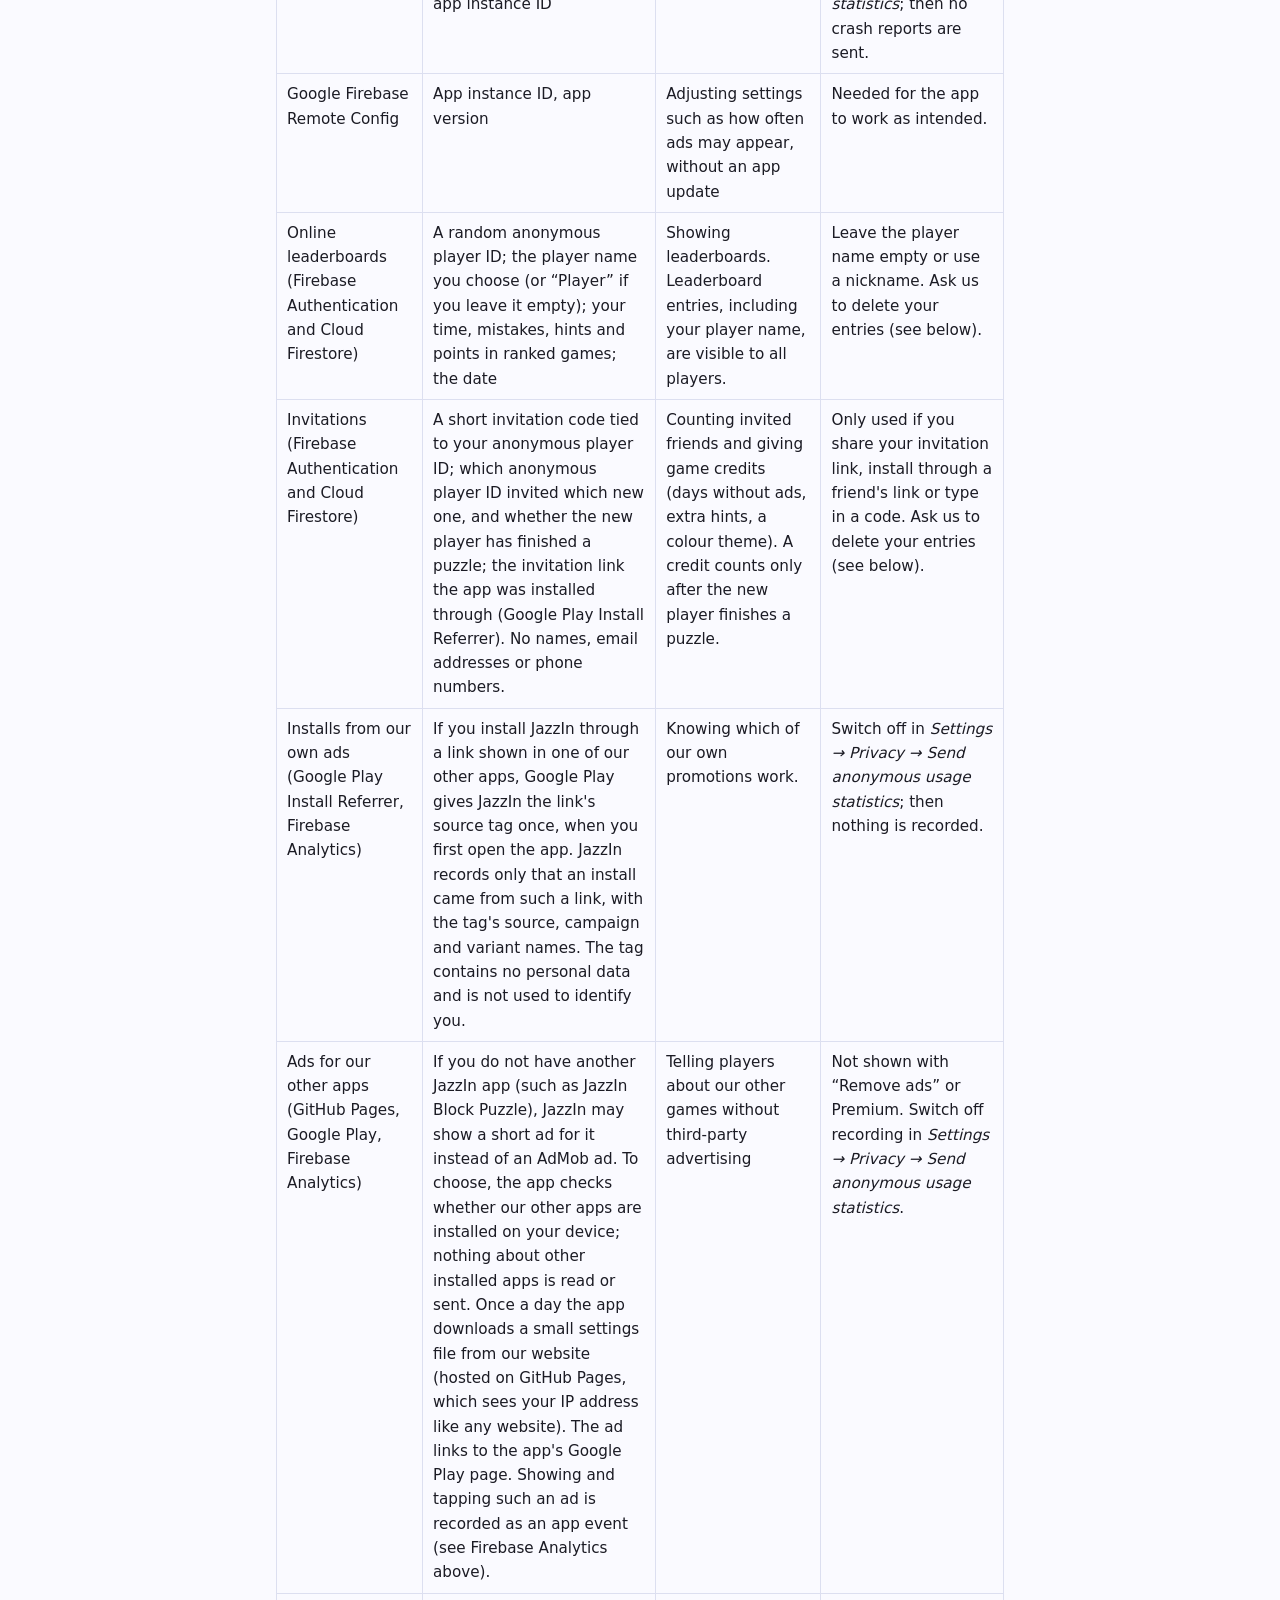
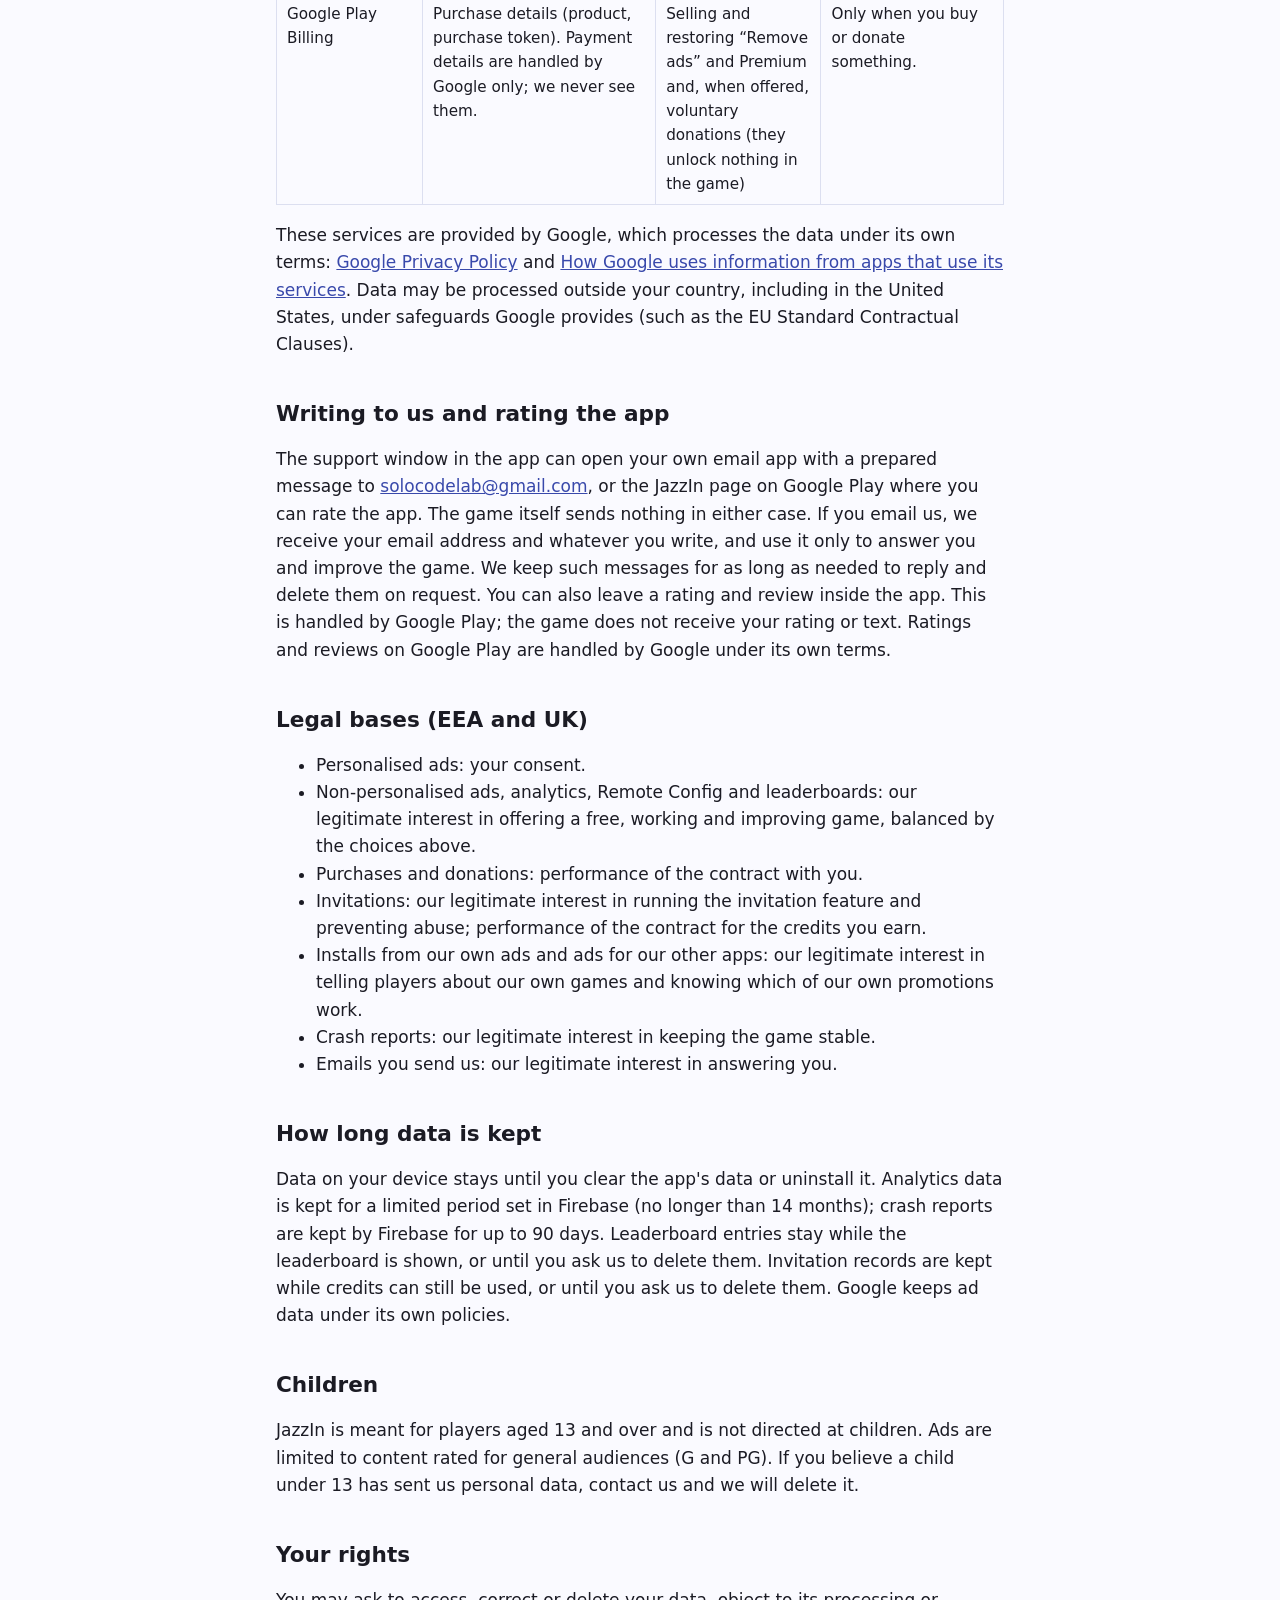
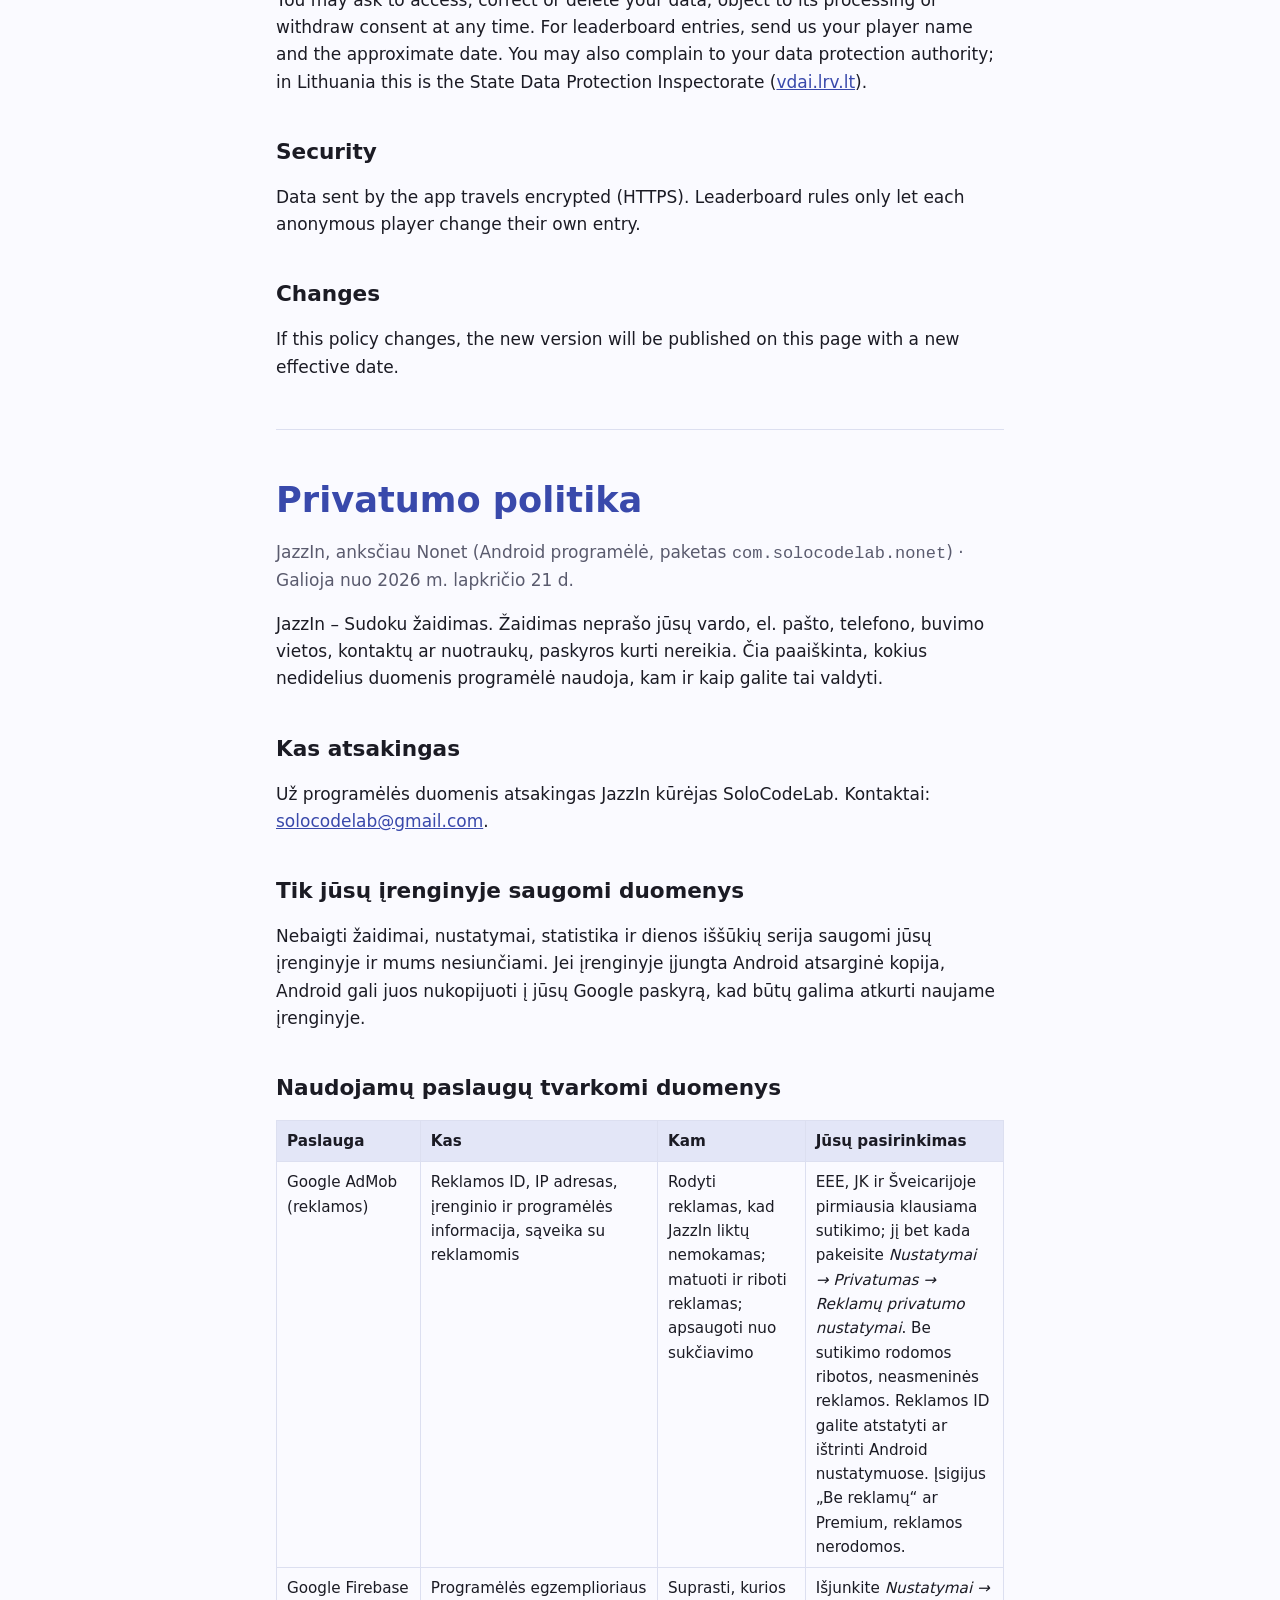
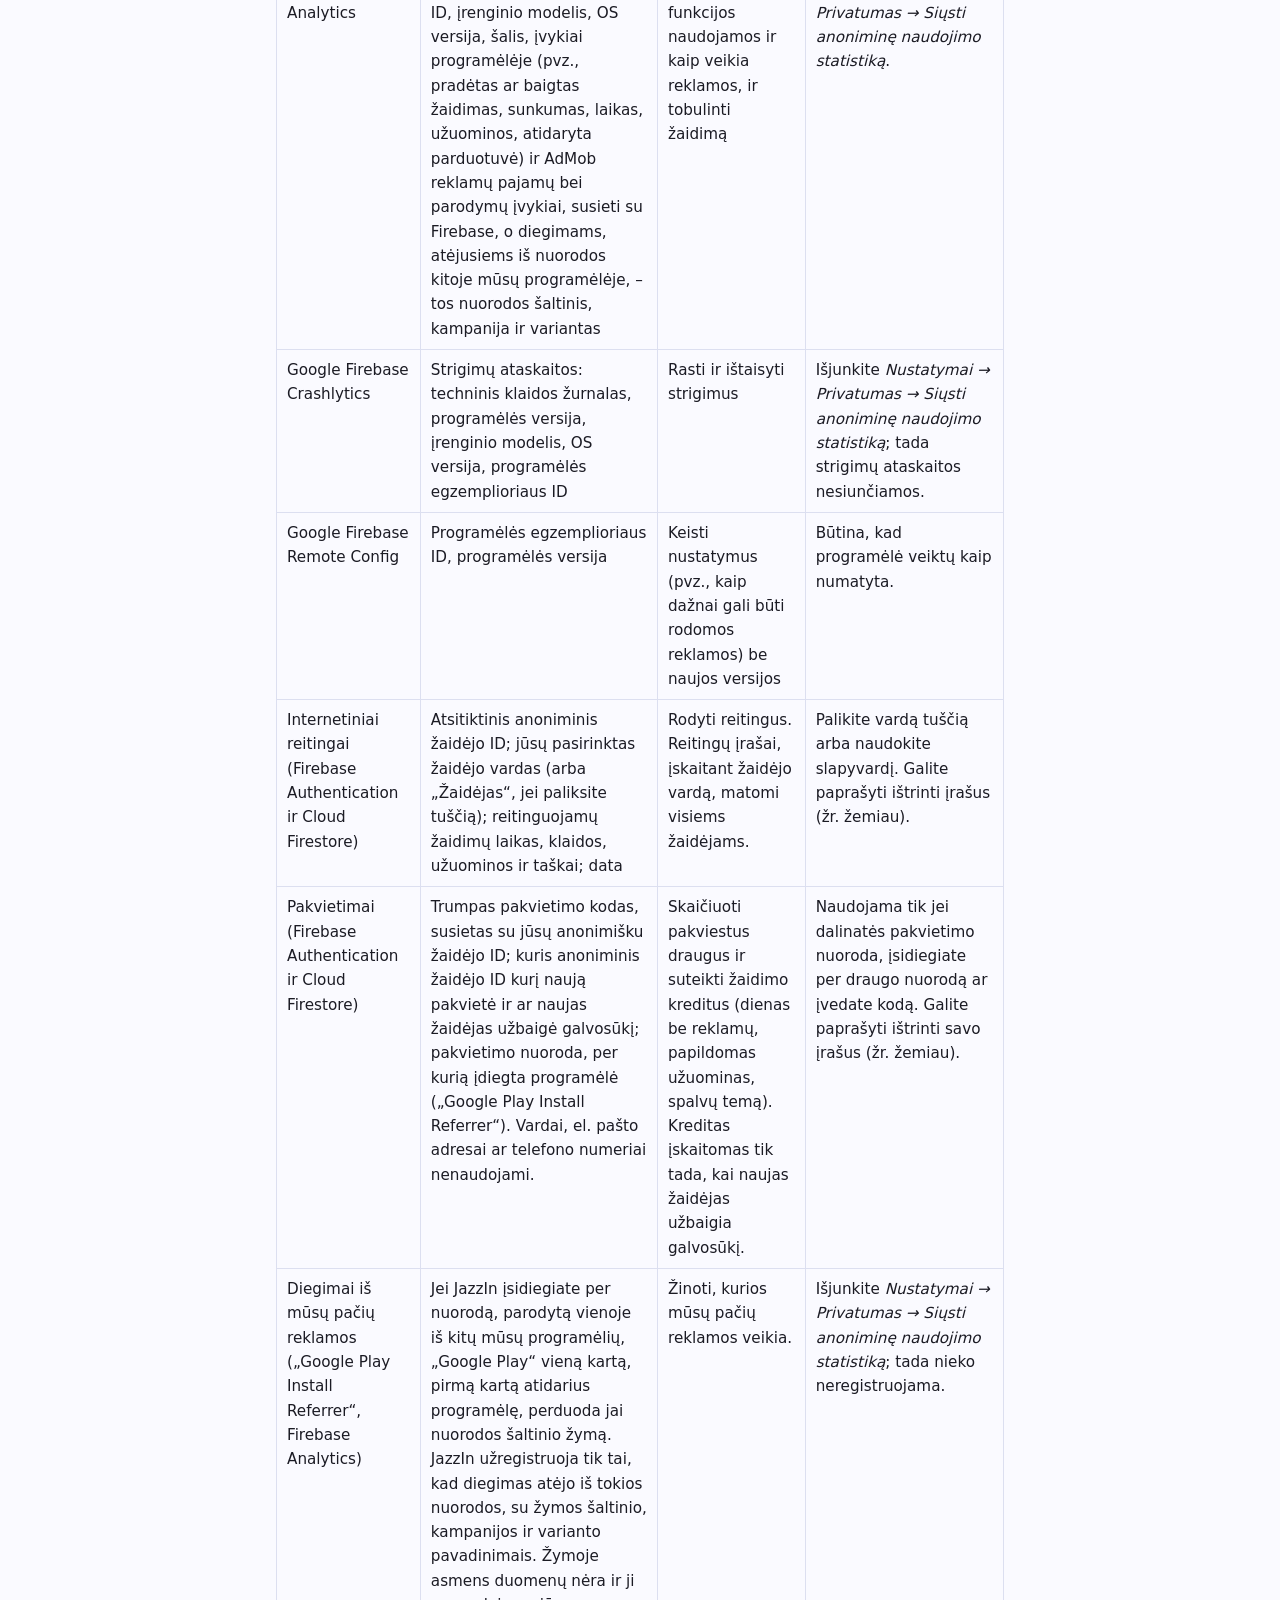
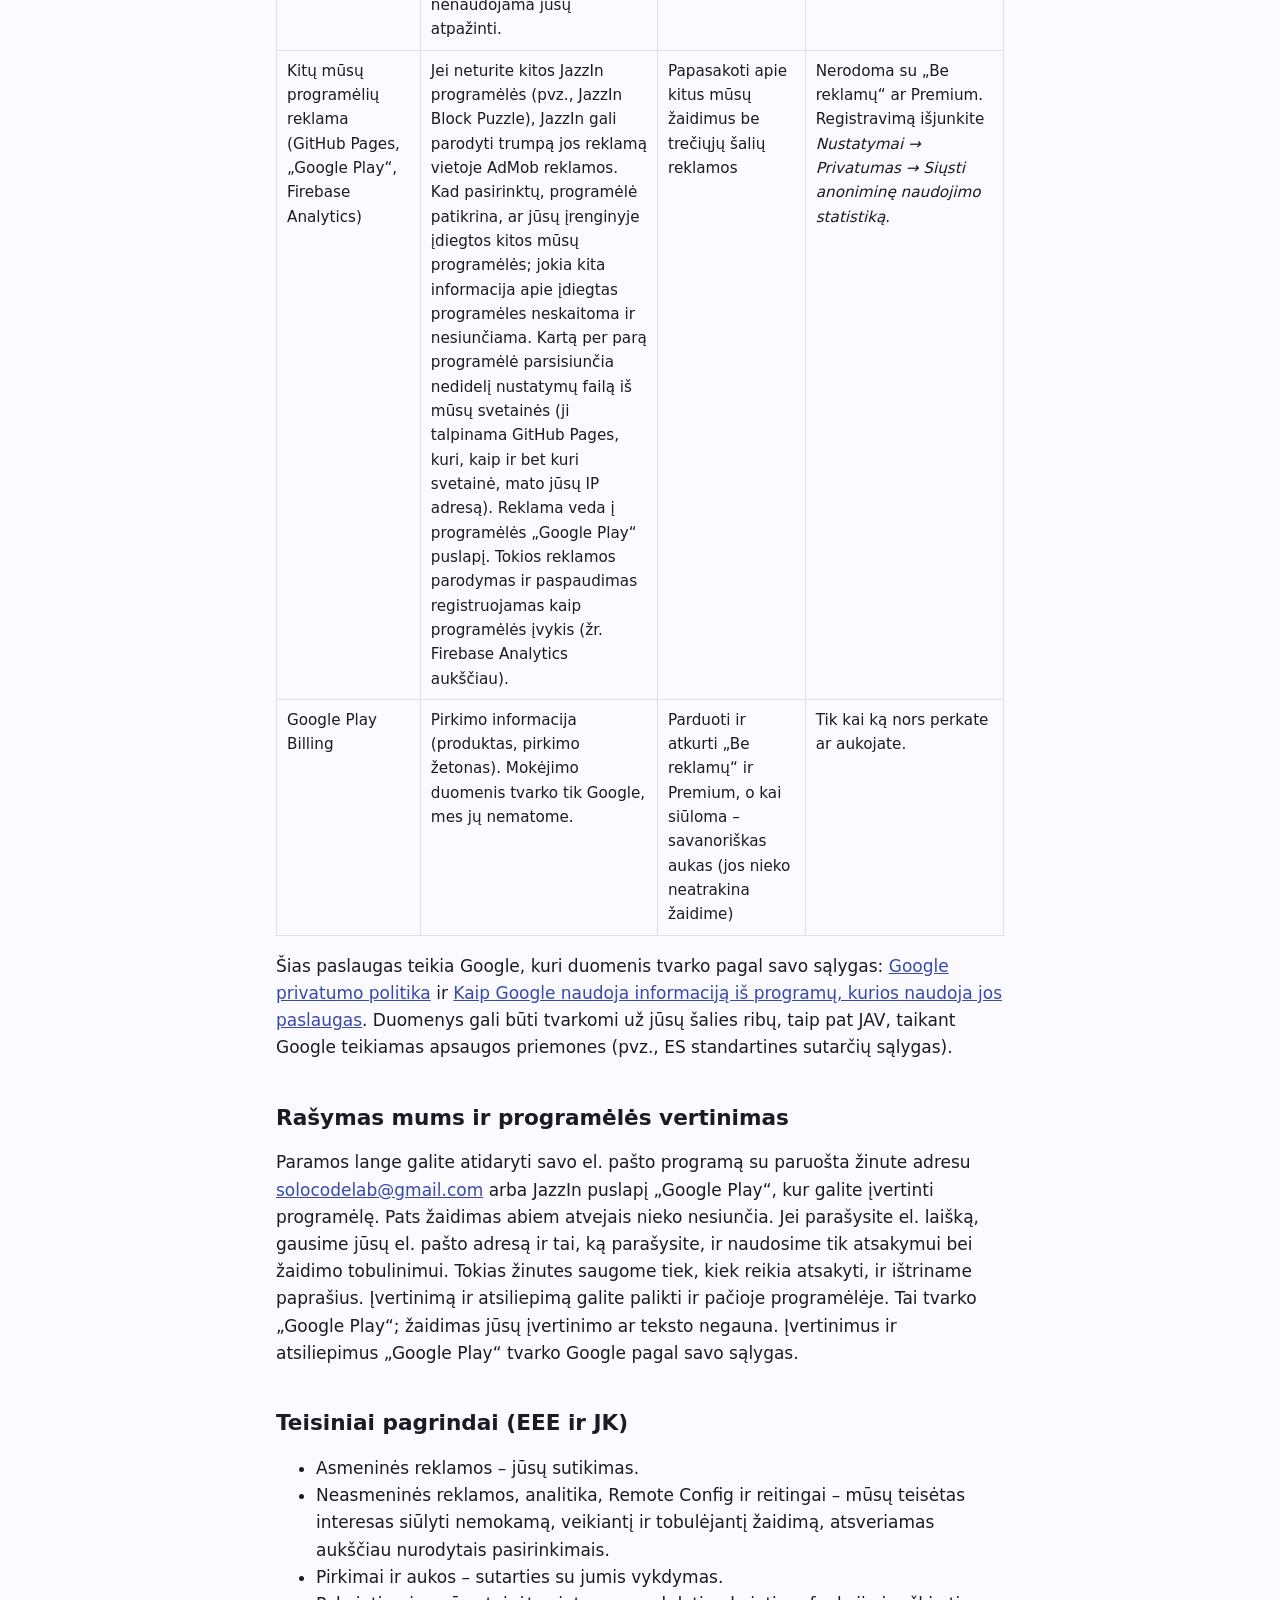
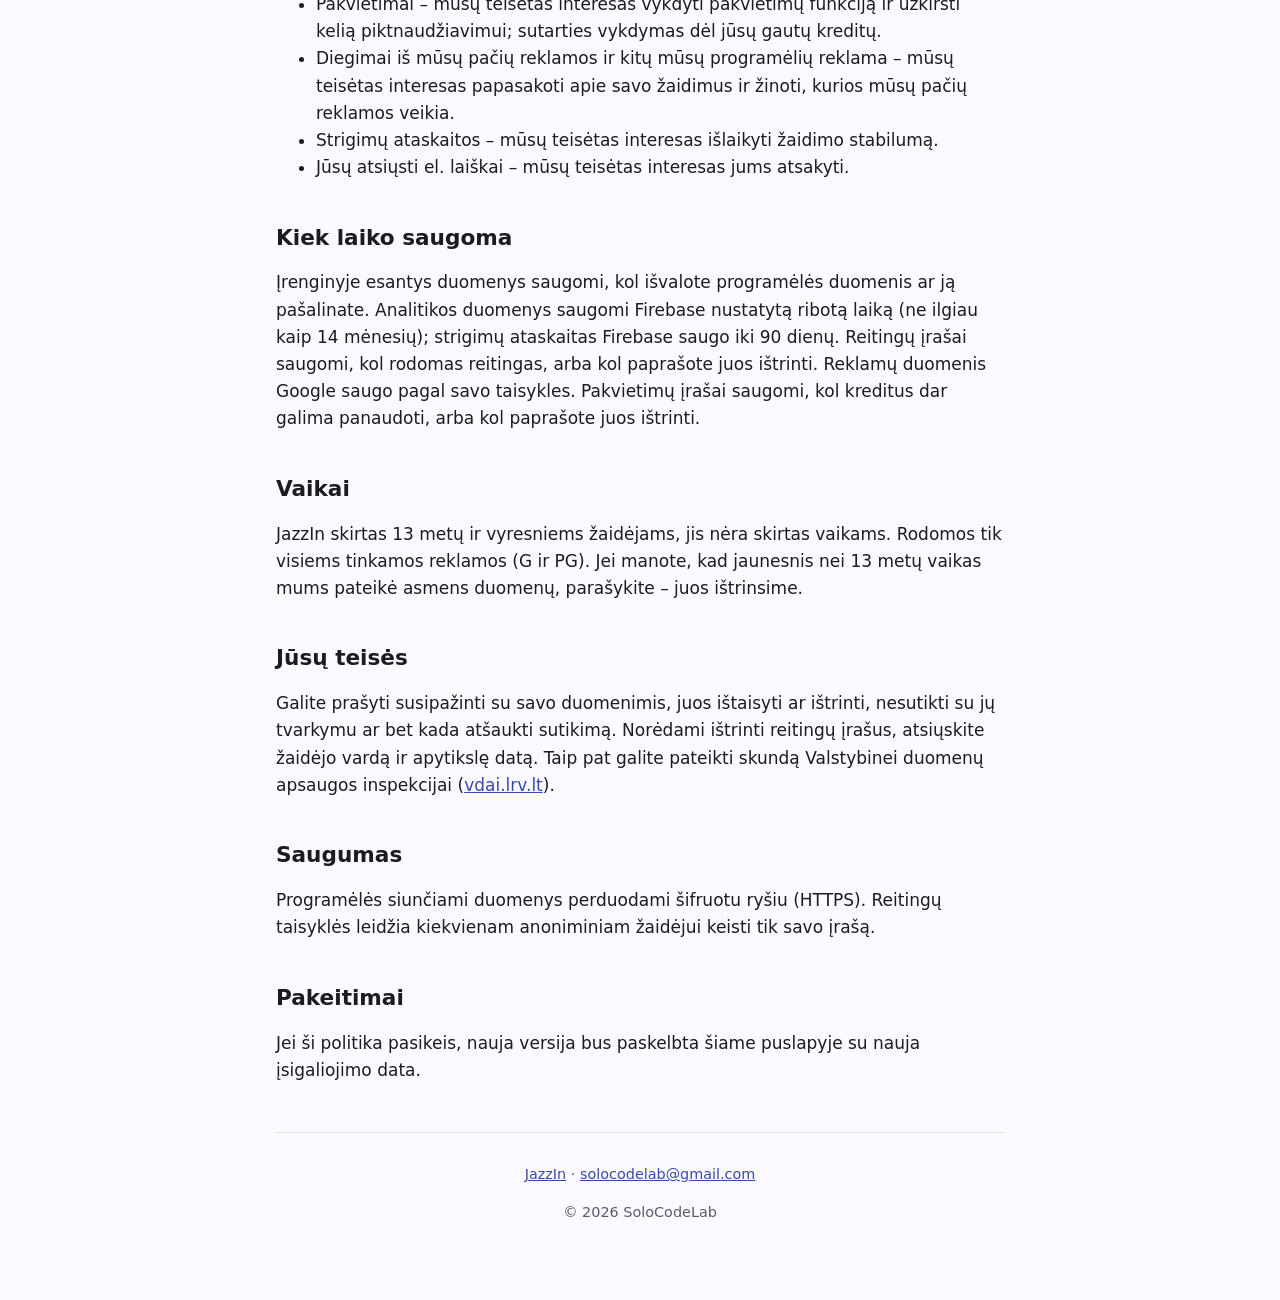
<file: privacy.html>
<!doctype html>
<html lang="en">
<head>
  <meta charset="utf-8">
  <meta name="viewport" content="width=device-width, initial-scale=1">
  <title>JazzIn Privacy Policy</title>
  <meta name="description" content="How the JazzIn sudoku app handles your data.">
  <link rel="icon" href="favicon.png" type="image/png">
  <link rel="stylesheet" href="style.css">
</head>
<body>
<main>
  <nav class="lang"><a href="index.html">JazzIn</a><a href="#lt">Lietuviškai</a></nav>

  <h1>Privacy Policy</h1>
  <p class="muted">JazzIn, formerly Nonet (Android app, package <code>com.solocodelab.nonet</code>) · Effective 21 November 2026</p>

  <p>JazzIn is a sudoku game. The game does not ask for your name, email, phone number, location,
    contacts or photos, and you do not need an account. This policy explains the little data
    the app does use, why, and how you can control it.</p>

  <h2>Who is responsible</h2>
  <p>SoloCodeLab, the developer of JazzIn, is responsible for the app's data. Contact:
    <a href="mailto:solocodelab@gmail.com">solocodelab@gmail.com</a>.</p>

  <h2>Data stored only on your device</h2>
  <p>Your games in progress, settings, statistics and daily streak are saved on your device.
    They are not sent to us. If Android backup is switched on for your device, Android may
    copy them to your own Google account so they can be restored on a new device.</p>

  <h2>Data processed by services we use</h2>
  <div class="table-wrap">
  <table>
    <tr><th>Service</th><th>What</th><th>Why</th><th>Your choice</th></tr>
    <tr>
      <td>Google AdMob (ads)</td>
      <td>Advertising ID, IP address, device and app information, ad interactions</td>
      <td>Showing ads, which keep JazzIn free; measuring and limiting ads; preventing fraud</td>
      <td>In the EEA, UK and Switzerland you are asked for consent first; change it any time in
        <em>Settings → Privacy → Ad privacy settings</em>. Without consent you get limited,
        non-personalised ads. You can also reset or delete your advertising ID in Android settings.
        Buying “Remove ads” or Premium stops ads.</td>
    </tr>
    <tr>
      <td>Google Firebase Analytics</td>
      <td>App instance ID, device model, OS version, country, app events (e.g. game started or
        finished, difficulty, time, hints used, store opened), and ad revenue and ad impression
        events from AdMob, which is linked to Firebase, and, for installs that came from a link in one of
        our other apps, the source, campaign and variant of that link</td>
      <td>Understanding which features are used and how ads perform, so we can improve the game</td>
      <td>Switch off in <em>Settings → Privacy → Send anonymous usage statistics</em>.</td>
    </tr>
    <tr>
      <td>Google Firebase Crashlytics</td>
      <td>Crash reports: the technical error log, app version, device model, OS version, app instance ID</td>
      <td>Finding and fixing crashes</td>
      <td>Switch off in <em>Settings → Privacy → Send anonymous usage statistics</em>; then no crash reports are sent.</td>
    </tr>
    <tr>
      <td>Google Firebase Remote Config</td>
      <td>App instance ID, app version</td>
      <td>Adjusting settings such as how often ads may appear, without an app update</td>
      <td>Needed for the app to work as intended.</td>
    </tr>
    <tr>
      <td>Online leaderboards (Firebase Authentication and Cloud Firestore)</td>
      <td>A random anonymous player ID; the player name you choose (or “Player” if you leave it
        empty); your time, mistakes, hints and points in ranked games; the date</td>
      <td>Showing leaderboards. Leaderboard entries, including your player name, are visible to
        all players.</td>
      <td>Leave the player name empty or use a nickname. Ask us to delete your entries (see below).</td>
    </tr>
    <tr>
      <td>Invitations (Firebase Authentication and Cloud Firestore)</td>
      <td>A short invitation code tied to your anonymous player ID; which anonymous player ID invited
        which new one, and whether the new player has finished a puzzle; the invitation link the app was
        installed through (Google Play Install Referrer). No names, email addresses or phone numbers.</td>
      <td>Counting invited friends and giving game credits (days without ads, extra hints, a colour
        theme). A credit counts only after the new player finishes a puzzle.</td>
      <td>Only used if you share your invitation link, install through a friend's link or type in a code.
        Ask us to delete your entries (see below).</td>
    </tr>
    <tr>
      <td>Installs from our own ads (Google Play Install Referrer, Firebase Analytics)</td>
      <td>If you install JazzIn through a link shown in one of our other apps, Google Play gives JazzIn the
        link's source tag once, when you first open the app. JazzIn records only that an install came
        from such a link, with the tag's source, campaign and variant names. The tag contains no personal
        data and is not used to identify you.</td>
      <td>Knowing which of our own promotions work.</td>
      <td>Switch off in <em>Settings → Privacy → Send anonymous usage statistics</em>; then nothing is recorded.</td>
    </tr>
    <tr>
      <td>Ads for our other apps (GitHub Pages, Google Play, Firebase Analytics)</td>
      <td>If you do not have another JazzIn app (such as JazzIn Block Puzzle), JazzIn may show a short ad for it
        instead of an AdMob ad. To choose, the app checks whether our other apps are installed on your device;
        nothing about other installed apps is read or sent. Once a day the app downloads a small settings file
        from our website (hosted on GitHub Pages, which sees your IP address like any website). The ad links to
        the app's Google Play page. Showing and tapping such an ad is recorded as an app event (see Firebase
        Analytics above).</td>
      <td>Telling players about our other games without third-party advertising</td>
      <td>Not shown with “Remove ads” or Premium. Switch off recording in <em>Settings → Privacy → Send anonymous
        usage statistics</em>.</td>
    </tr>
    <tr>
      <td>Google Play Billing</td>
      <td>Purchase details (product, purchase token). Payment details are handled by Google only;
        we never see them.</td>
      <td>Selling and restoring “Remove ads” and Premium and, when offered, voluntary donations
        (they unlock nothing in the game)</td>
      <td>Only when you buy or donate something.</td>
    </tr>
  </table>
  </div>
  <p>These services are provided by Google, which processes the data under its own terms:
    <a href="https://policies.google.com/privacy">Google Privacy Policy</a> and
    <a href="https://policies.google.com/technologies/partner-sites">How Google uses information
    from apps that use its services</a>. Data may be processed outside your country, including in
    the United States, under safeguards Google provides (such as the EU Standard Contractual Clauses).</p>

  <h2>Writing to us and rating the app</h2>
  <p>The support window in the app can open your own email app with a prepared message to
    <a href="mailto:solocodelab@gmail.com">solocodelab@gmail.com</a>, or the JazzIn page on Google Play where
    you can rate the app. The game itself sends nothing in either case. If you email us, we receive your
    email address and whatever you write, and use it only to answer you and improve the game. We keep such
    messages for as long as needed to reply and delete them on request. You can also leave a rating and review
    inside the app. This is handled by Google Play; the game does not receive your rating or text. Ratings
    and reviews on Google Play are handled by Google under its own terms.</p>

  <h2>Legal bases (EEA and UK)</h2>
  <ul>
    <li>Personalised ads: your consent.</li>
    <li>Non-personalised ads, analytics, Remote Config and leaderboards: our legitimate interest in
      offering a free, working and improving game, balanced by the choices above.</li>
    <li>Purchases and donations: performance of the contract with you.</li>
    <li>Invitations: our legitimate interest in running the invitation feature and preventing abuse;
      performance of the contract for the credits you earn.</li>
    <li>Installs from our own ads and ads for our other apps: our legitimate interest in telling players about our
      own games and knowing which of our own promotions work.</li>
    <li>Crash reports: our legitimate interest in keeping the game stable.</li>
    <li>Emails you send us: our legitimate interest in answering you.</li>
  </ul>

  <h2>How long data is kept</h2>
  <p>Data on your device stays until you clear the app's data or uninstall it. Analytics data is
    kept for a limited period set in Firebase (no longer than 14 months); crash reports are kept by Firebase for up to 90 days. Leaderboard entries stay
    while the leaderboard is shown, or until you ask us to delete them. Invitation records are kept while
    credits can still be used, or until you ask us to delete them. Google keeps ad data under its own policies.</p>

  <h2>Children</h2>
  <p>JazzIn is meant for players aged 13 and over and is not directed at children. Ads are limited to
    content rated for general audiences (G and PG). If you believe a child under 13 has sent us
    personal data, contact us and we will delete it.</p>

  <h2>Your rights</h2>
  <p>You may ask to access, correct or delete your data, object to its processing or withdraw
    consent at any time. For leaderboard entries, send us your player name and the approximate
    date. You may also complain to your data protection authority; in Lithuania this is the
    State Data Protection Inspectorate (<a href="https://vdai.lrv.lt">vdai.lrv.lt</a>).</p>

  <h2>Security</h2>
  <p>Data sent by the app travels encrypted (HTTPS). Leaderboard rules only let each anonymous
    player change their own entry.</p>

  <h2>Changes</h2>
  <p>If this policy changes, the new version will be published on this page with a new effective date.</p>

  <hr>

  <section id="lt" lang="lt">
  <h1>Privatumo politika</h1>
  <p class="muted">JazzIn, anksčiau Nonet (Android programėlė, paketas <code>com.solocodelab.nonet</code>) · Galioja nuo 2026 m. lapkričio 21 d.</p>

  <p>JazzIn – Sudoku žaidimas. Žaidimas neprašo jūsų vardo, el. pašto, telefono, buvimo vietos,
    kontaktų ar nuotraukų, paskyros kurti nereikia. Čia paaiškinta, kokius nedidelius duomenis
    programėlė naudoja, kam ir kaip galite tai valdyti.</p>

  <h2>Kas atsakingas</h2>
  <p>Už programėlės duomenis atsakingas JazzIn kūrėjas SoloCodeLab. Kontaktai:
    <a href="mailto:solocodelab@gmail.com">solocodelab@gmail.com</a>.</p>

  <h2>Tik jūsų įrenginyje saugomi duomenys</h2>
  <p>Nebaigti žaidimai, nustatymai, statistika ir dienos iššūkių serija saugomi jūsų įrenginyje
    ir mums nesiunčiami. Jei įrenginyje įjungta Android atsarginė kopija, Android gali juos
    nukopijuoti į jūsų Google paskyrą, kad būtų galima atkurti naujame įrenginyje.</p>

  <h2>Naudojamų paslaugų tvarkomi duomenys</h2>
  <div class="table-wrap">
  <table>
    <tr><th>Paslauga</th><th>Kas</th><th>Kam</th><th>Jūsų pasirinkimas</th></tr>
    <tr>
      <td>Google AdMob (reklamos)</td>
      <td>Reklamos ID, IP adresas, įrenginio ir programėlės informacija, sąveika su reklamomis</td>
      <td>Rodyti reklamas, kad JazzIn liktų nemokamas; matuoti ir riboti reklamas; apsaugoti nuo sukčiavimo</td>
      <td>EEE, JK ir Šveicarijoje pirmiausia klausiama sutikimo; jį bet kada pakeisite
        <em>Nustatymai → Privatumas → Reklamų privatumo nustatymai</em>. Be sutikimo rodomos
        ribotos, neasmeninės reklamos. Reklamos ID galite atstatyti ar ištrinti Android nustatymuose.
        Įsigijus „Be reklamų“ ar Premium, reklamos nerodomos.</td>
    </tr>
    <tr>
      <td>Google Firebase Analytics</td>
      <td>Programėlės egzemplioriaus ID, įrenginio modelis, OS versija, šalis, įvykiai programėlėje
        (pvz., pradėtas ar baigtas žaidimas, sunkumas, laikas, užuominos, atidaryta parduotuvė) ir
        AdMob reklamų pajamų bei parodymų įvykiai, susieti su Firebase, o diegimams, atėjusiems iš nuorodos
        kitoje mūsų programėlėje, – tos nuorodos šaltinis, kampanija ir variantas</td>
      <td>Suprasti, kurios funkcijos naudojamos ir kaip veikia reklamos, ir tobulinti žaidimą</td>
      <td>Išjunkite <em>Nustatymai → Privatumas → Siųsti anoniminę naudojimo statistiką</em>.</td>
    </tr>
    <tr>
      <td>Google Firebase Crashlytics</td>
      <td>Strigimų ataskaitos: techninis klaidos žurnalas, programėlės versija, įrenginio modelis, OS versija, programėlės egzemplioriaus ID</td>
      <td>Rasti ir ištaisyti strigimus</td>
      <td>Išjunkite <em>Nustatymai → Privatumas → Siųsti anoniminę naudojimo statistiką</em>; tada strigimų ataskaitos nesiunčiamos.</td>
    </tr>
    <tr>
      <td>Google Firebase Remote Config</td>
      <td>Programėlės egzemplioriaus ID, programėlės versija</td>
      <td>Keisti nustatymus (pvz., kaip dažnai gali būti rodomos reklamos) be naujos versijos</td>
      <td>Būtina, kad programėlė veiktų kaip numatyta.</td>
    </tr>
    <tr>
      <td>Internetiniai reitingai (Firebase Authentication ir Cloud Firestore)</td>
      <td>Atsitiktinis anoniminis žaidėjo ID; jūsų pasirinktas žaidėjo vardas (arba „Žaidėjas“, jei
        paliksite tuščią); reitinguojamų žaidimų laikas, klaidos, užuominos ir taškai; data</td>
      <td>Rodyti reitingus. Reitingų įrašai, įskaitant žaidėjo vardą, matomi visiems žaidėjams.</td>
      <td>Palikite vardą tuščią arba naudokite slapyvardį. Galite paprašyti ištrinti įrašus (žr. žemiau).</td>
    </tr>
    <tr>
      <td>Pakvietimai (Firebase Authentication ir Cloud Firestore)</td>
      <td>Trumpas pakvietimo kodas, susietas su jūsų anonimišku žaidėjo ID; kuris anoniminis žaidėjo ID kurį
        naują pakvietė ir ar naujas žaidėjas užbaigė galvosūkį; pakvietimo nuoroda, per kurią įdiegta programėlė
        („Google Play Install Referrer“). Vardai, el. pašto adresai ar telefono numeriai nenaudojami.</td>
      <td>Skaičiuoti pakviestus draugus ir suteikti žaidimo kreditus (dienas be reklamų, papildomas užuominas,
        spalvų temą). Kreditas įskaitomas tik tada, kai naujas žaidėjas užbaigia galvosūkį.</td>
      <td>Naudojama tik jei dalinatės pakvietimo nuoroda, įsidiegiate per draugo nuorodą ar įvedate kodą.
        Galite paprašyti ištrinti savo įrašus (žr. žemiau).</td>
    </tr>
    <tr>
      <td>Diegimai iš mūsų pačių reklamos („Google Play Install Referrer“, Firebase Analytics)</td>
      <td>Jei JazzIn įsidiegiate per nuorodą, parodytą vienoje iš kitų mūsų programėlių, „Google Play“ vieną
        kartą, pirmą kartą atidarius programėlę, perduoda jai nuorodos šaltinio žymą. JazzIn užregistruoja tik
        tai, kad diegimas atėjo iš tokios nuorodos, su žymos šaltinio, kampanijos ir varianto pavadinimais.
        Žymoje asmens duomenų nėra ir ji nenaudojama jūsų atpažinti.</td>
      <td>Žinoti, kurios mūsų pačių reklamos veikia.</td>
      <td>Išjunkite <em>Nustatymai → Privatumas → Siųsti anoniminę naudojimo statistiką</em>; tada nieko neregistruojama.</td>
    </tr>
    <tr>
      <td>Kitų mūsų programėlių reklama (GitHub Pages, „Google Play“, Firebase Analytics)</td>
      <td>Jei neturite kitos JazzIn programėlės (pvz., JazzIn Block Puzzle), JazzIn gali parodyti trumpą jos reklamą
        vietoje AdMob reklamos. Kad pasirinktų, programėlė patikrina, ar jūsų įrenginyje įdiegtos kitos mūsų
        programėlės; jokia kita informacija apie įdiegtas programėles neskaitoma ir nesiunčiama. Kartą per parą programėlė
        parsisiunčia nedidelį nustatymų failą iš mūsų svetainės (ji talpinama GitHub Pages, kuri, kaip ir bet kuri
        svetainė, mato jūsų IP adresą). Reklama veda į programėlės „Google Play“ puslapį. Tokios reklamos parodymas ir
        paspaudimas registruojamas kaip programėlės įvykis (žr. Firebase Analytics aukščiau).</td>
      <td>Papasakoti apie kitus mūsų žaidimus be trečiųjų šalių reklamos</td>
      <td>Nerodoma su „Be reklamų“ ar Premium. Registravimą išjunkite <em>Nustatymai → Privatumas → Siųsti anoniminę
        naudojimo statistiką</em>.</td>
    </tr>
    <tr>
      <td>Google Play Billing</td>
      <td>Pirkimo informacija (produktas, pirkimo žetonas). Mokėjimo duomenis tvarko tik Google,
        mes jų nematome.</td>
      <td>Parduoti ir atkurti „Be reklamų“ ir Premium, o kai siūloma – savanoriškas aukas
        (jos nieko neatrakina žaidime)</td>
      <td>Tik kai ką nors perkate ar aukojate.</td>
    </tr>
  </table>
  </div>
  <p>Šias paslaugas teikia Google, kuri duomenis tvarko pagal savo sąlygas:
    <a href="https://policies.google.com/privacy?hl=lt">Google privatumo politika</a> ir
    <a href="https://policies.google.com/technologies/partner-sites?hl=lt">Kaip Google naudoja
    informaciją iš programų, kurios naudoja jos paslaugas</a>. Duomenys gali būti tvarkomi už jūsų
    šalies ribų, taip pat JAV, taikant Google teikiamas apsaugos priemones (pvz., ES standartines
    sutarčių sąlygas).</p>

  <h2>Rašymas mums ir programėlės vertinimas</h2>
  <p>Paramos lange galite atidaryti savo el. pašto programą su paruošta žinute adresu
    <a href="mailto:solocodelab@gmail.com">solocodelab@gmail.com</a> arba JazzIn puslapį „Google Play“, kur galite
    įvertinti programėlę. Pats žaidimas abiem atvejais nieko nesiunčia. Jei parašysite el. laišką,
    gausime jūsų el. pašto adresą ir tai, ką parašysite, ir naudosime tik atsakymui bei žaidimo
    tobulinimui. Tokias žinutes saugome tiek, kiek reikia atsakyti, ir ištriname paprašius.
    Įvertinimą ir atsiliepimą galite palikti ir pačioje programėlėje. Tai tvarko „Google Play“; žaidimas jūsų
    įvertinimo ar teksto negauna. Įvertinimus ir atsiliepimus „Google Play“ tvarko Google pagal savo sąlygas.</p>

  <h2>Teisiniai pagrindai (EEE ir JK)</h2>
  <ul>
    <li>Asmeninės reklamos – jūsų sutikimas.</li>
    <li>Neasmeninės reklamos, analitika, Remote Config ir reitingai – mūsų teisėtas interesas siūlyti
      nemokamą, veikiantį ir tobulėjantį žaidimą, atsveriamas aukščiau nurodytais pasirinkimais.</li>
    <li>Pirkimai ir aukos – sutarties su jumis vykdymas.</li>
    <li>Pakvietimai – mūsų teisėtas interesas vykdyti pakvietimų funkciją ir užkirsti kelią piktnaudžiavimui;
      sutarties vykdymas dėl jūsų gautų kreditų.</li>
    <li>Diegimai iš mūsų pačių reklamos ir kitų mūsų programėlių reklama – mūsų teisėtas interesas papasakoti apie savo
      žaidimus ir žinoti, kurios mūsų pačių reklamos veikia.</li>
    <li>Strigimų ataskaitos – mūsų teisėtas interesas išlaikyti žaidimo stabilumą.</li>
    <li>Jūsų atsiųsti el. laiškai – mūsų teisėtas interesas jums atsakyti.</li>
  </ul>

  <h2>Kiek laiko saugoma</h2>
  <p>Įrenginyje esantys duomenys saugomi, kol išvalote programėlės duomenis ar ją pašalinate.
    Analitikos duomenys saugomi Firebase nustatytą ribotą laiką (ne ilgiau kaip 14 mėnesių); strigimų ataskaitas Firebase saugo iki 90 dienų.
    Reitingų įrašai saugomi, kol rodomas reitingas, arba kol paprašote juos ištrinti. Reklamų
    duomenis Google saugo pagal savo taisykles. Pakvietimų įrašai saugomi, kol kreditus dar galima panaudoti, arba
    kol paprašote juos ištrinti.</p>

  <h2>Vaikai</h2>
  <p>JazzIn skirtas 13 metų ir vyresniems žaidėjams, jis nėra skirtas vaikams. Rodomos tik visiems
    tinkamos reklamos (G ir PG). Jei manote, kad jaunesnis nei 13 metų vaikas mums pateikė asmens
    duomenų, parašykite – juos ištrinsime.</p>

  <h2>Jūsų teisės</h2>
  <p>Galite prašyti susipažinti su savo duomenimis, juos ištaisyti ar ištrinti, nesutikti su jų
    tvarkymu ar bet kada atšaukti sutikimą. Norėdami ištrinti reitingų įrašus, atsiųskite žaidėjo
    vardą ir apytikslę datą. Taip pat galite pateikti skundą Valstybinei duomenų apsaugos
    inspekcijai (<a href="https://vdai.lrv.lt">vdai.lrv.lt</a>).</p>

  <h2>Saugumas</h2>
  <p>Programėlės siunčiami duomenys perduodami šifruotu ryšiu (HTTPS). Reitingų taisyklės leidžia
    kiekvienam anoniminiam žaidėjui keisti tik savo įrašą.</p>

  <h2>Pakeitimai</h2>
  <p>Jei ši politika pasikeis, nauja versija bus paskelbta šiame puslapyje su nauja įsigaliojimo data.</p>
  </section>

  <footer>
    <p><a href="index.html">JazzIn</a> · <a href="mailto:solocodelab@gmail.com">solocodelab@gmail.com</a></p>
    <p>© 2026 SoloCodeLab</p>
  </footer>
</main>
</body>
</html>
</file>
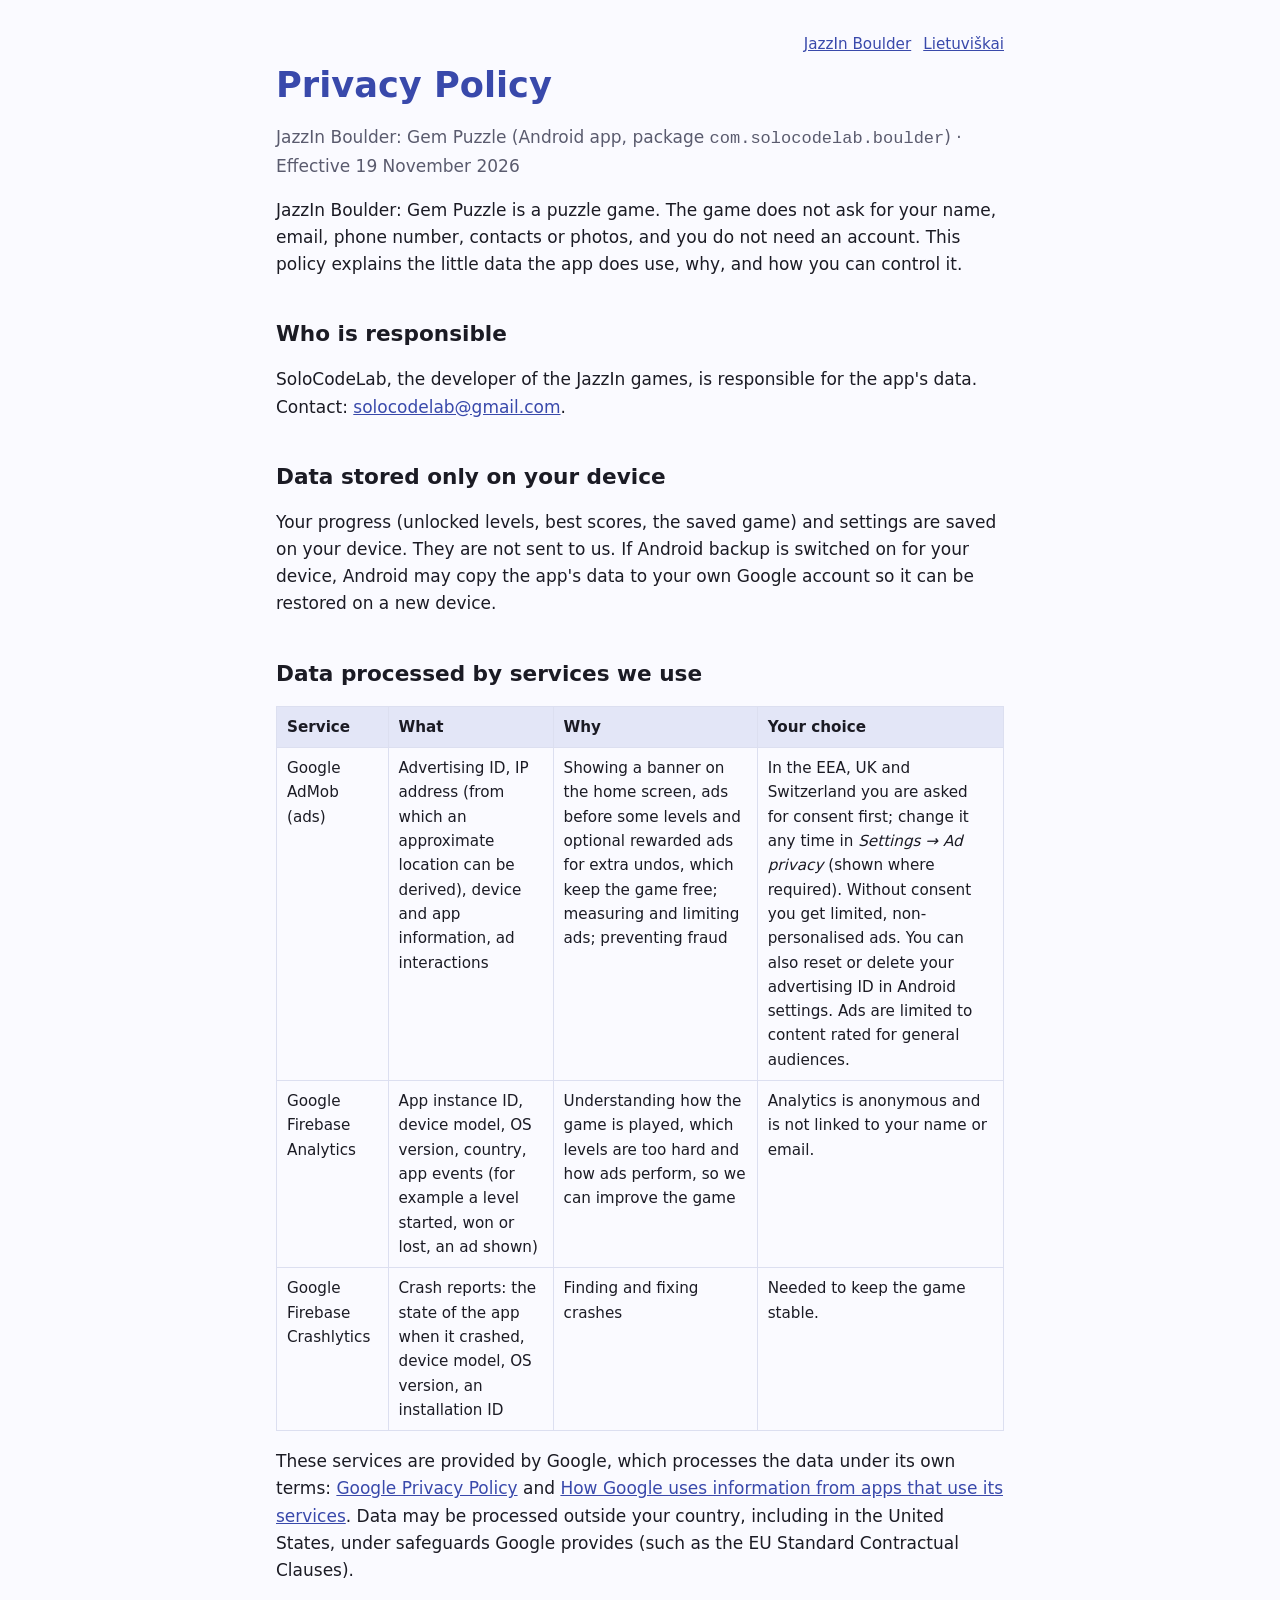
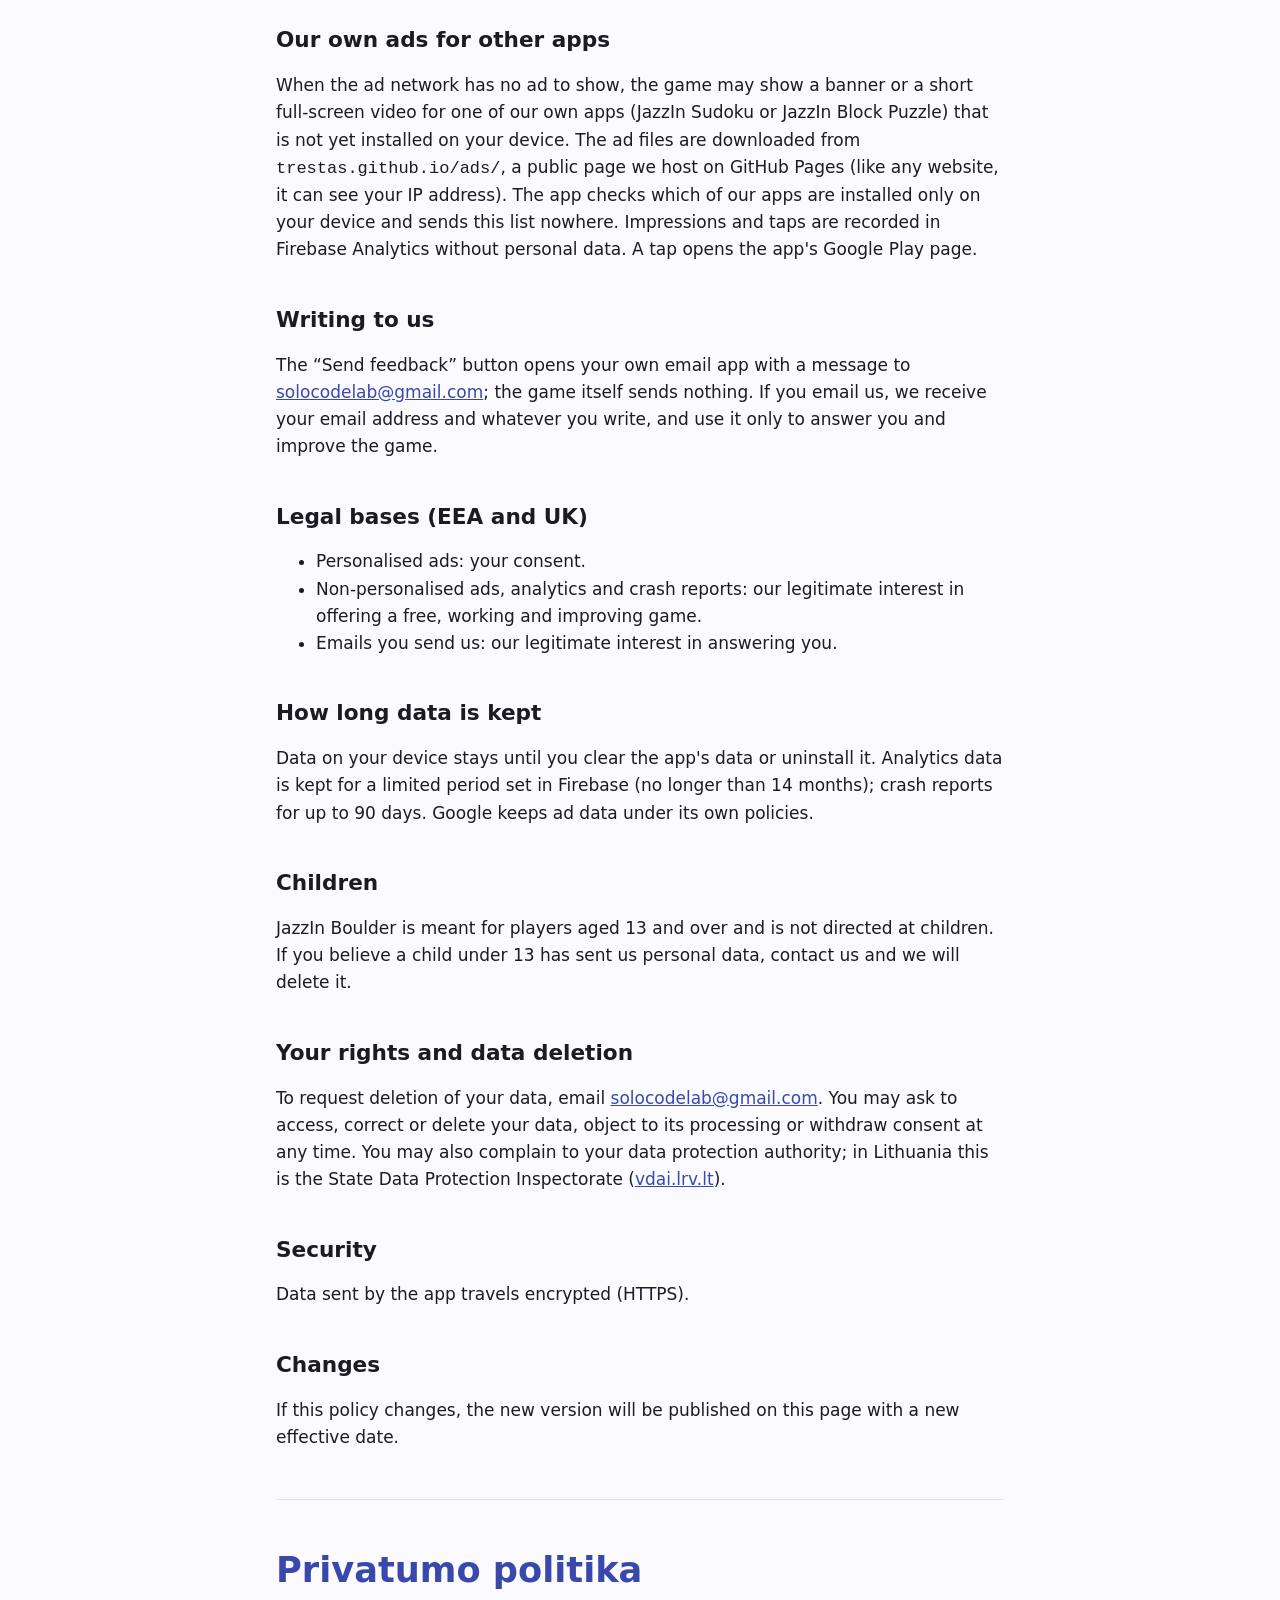
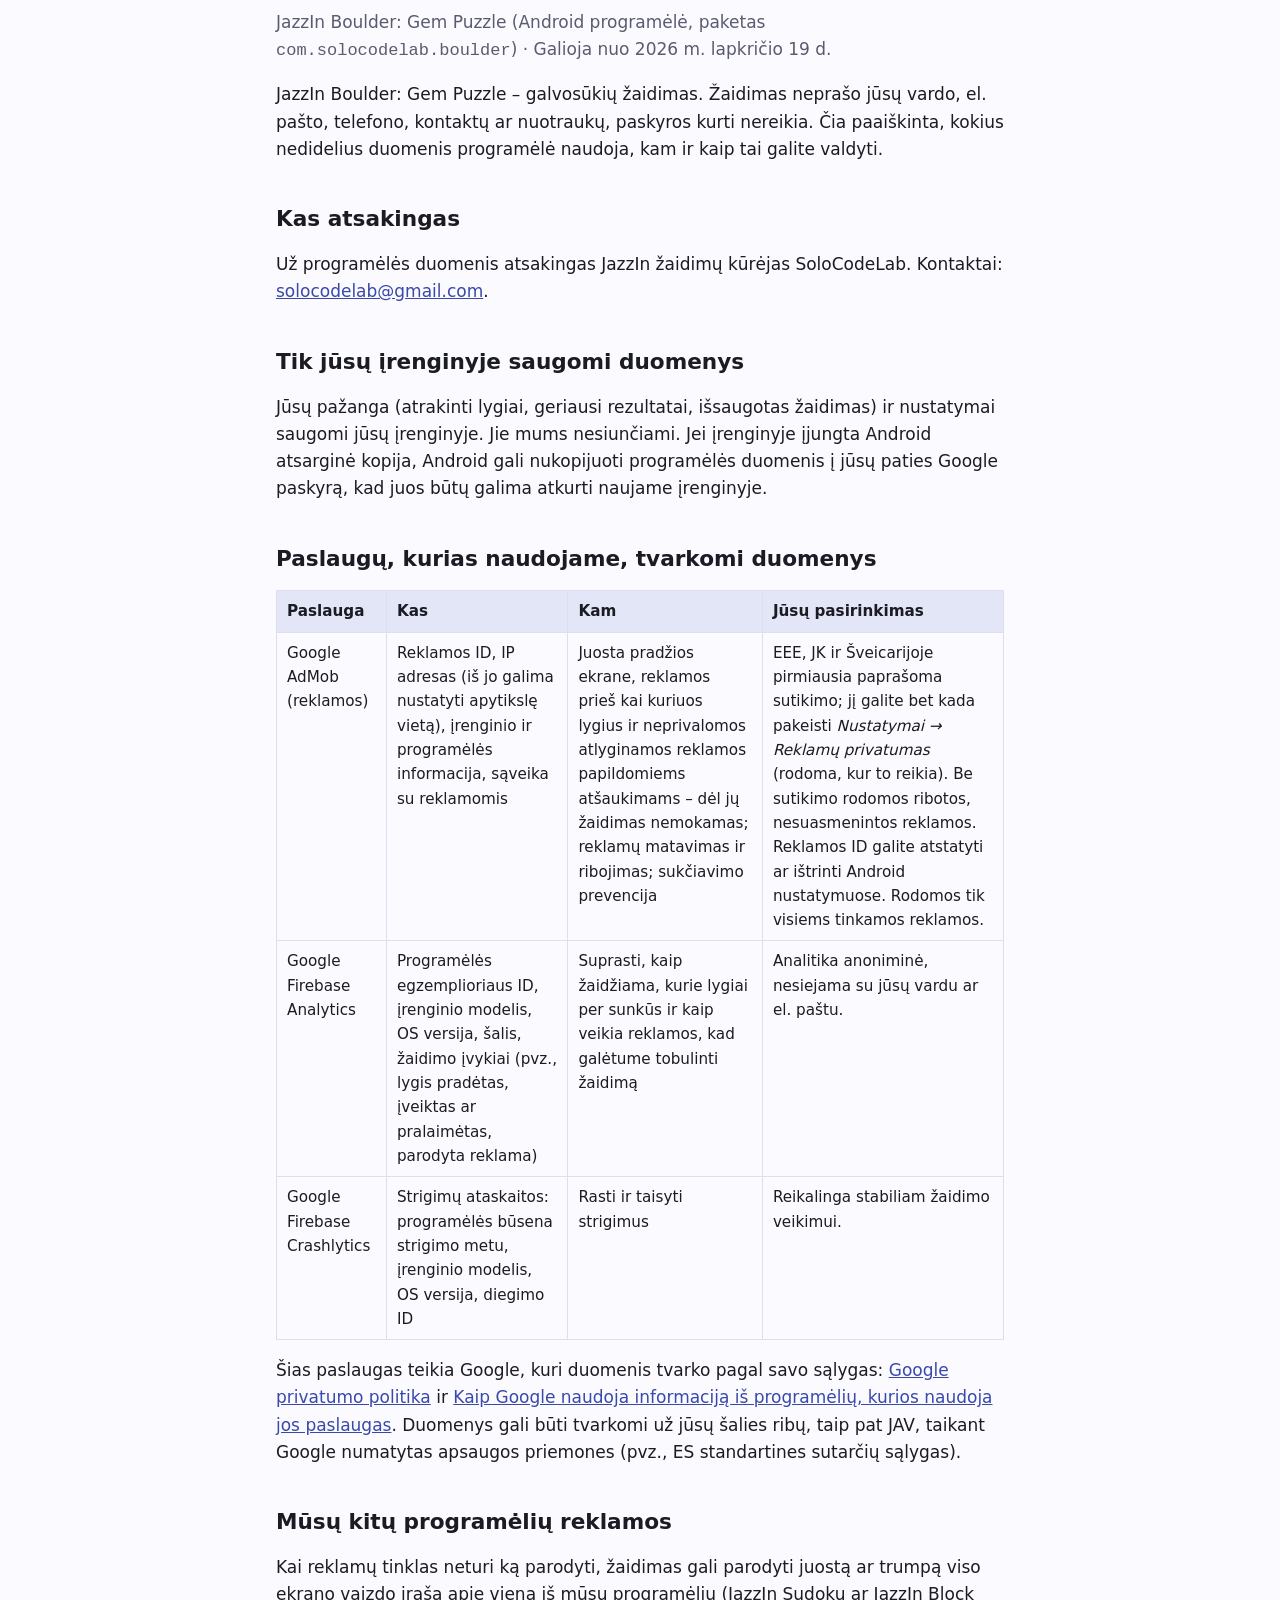
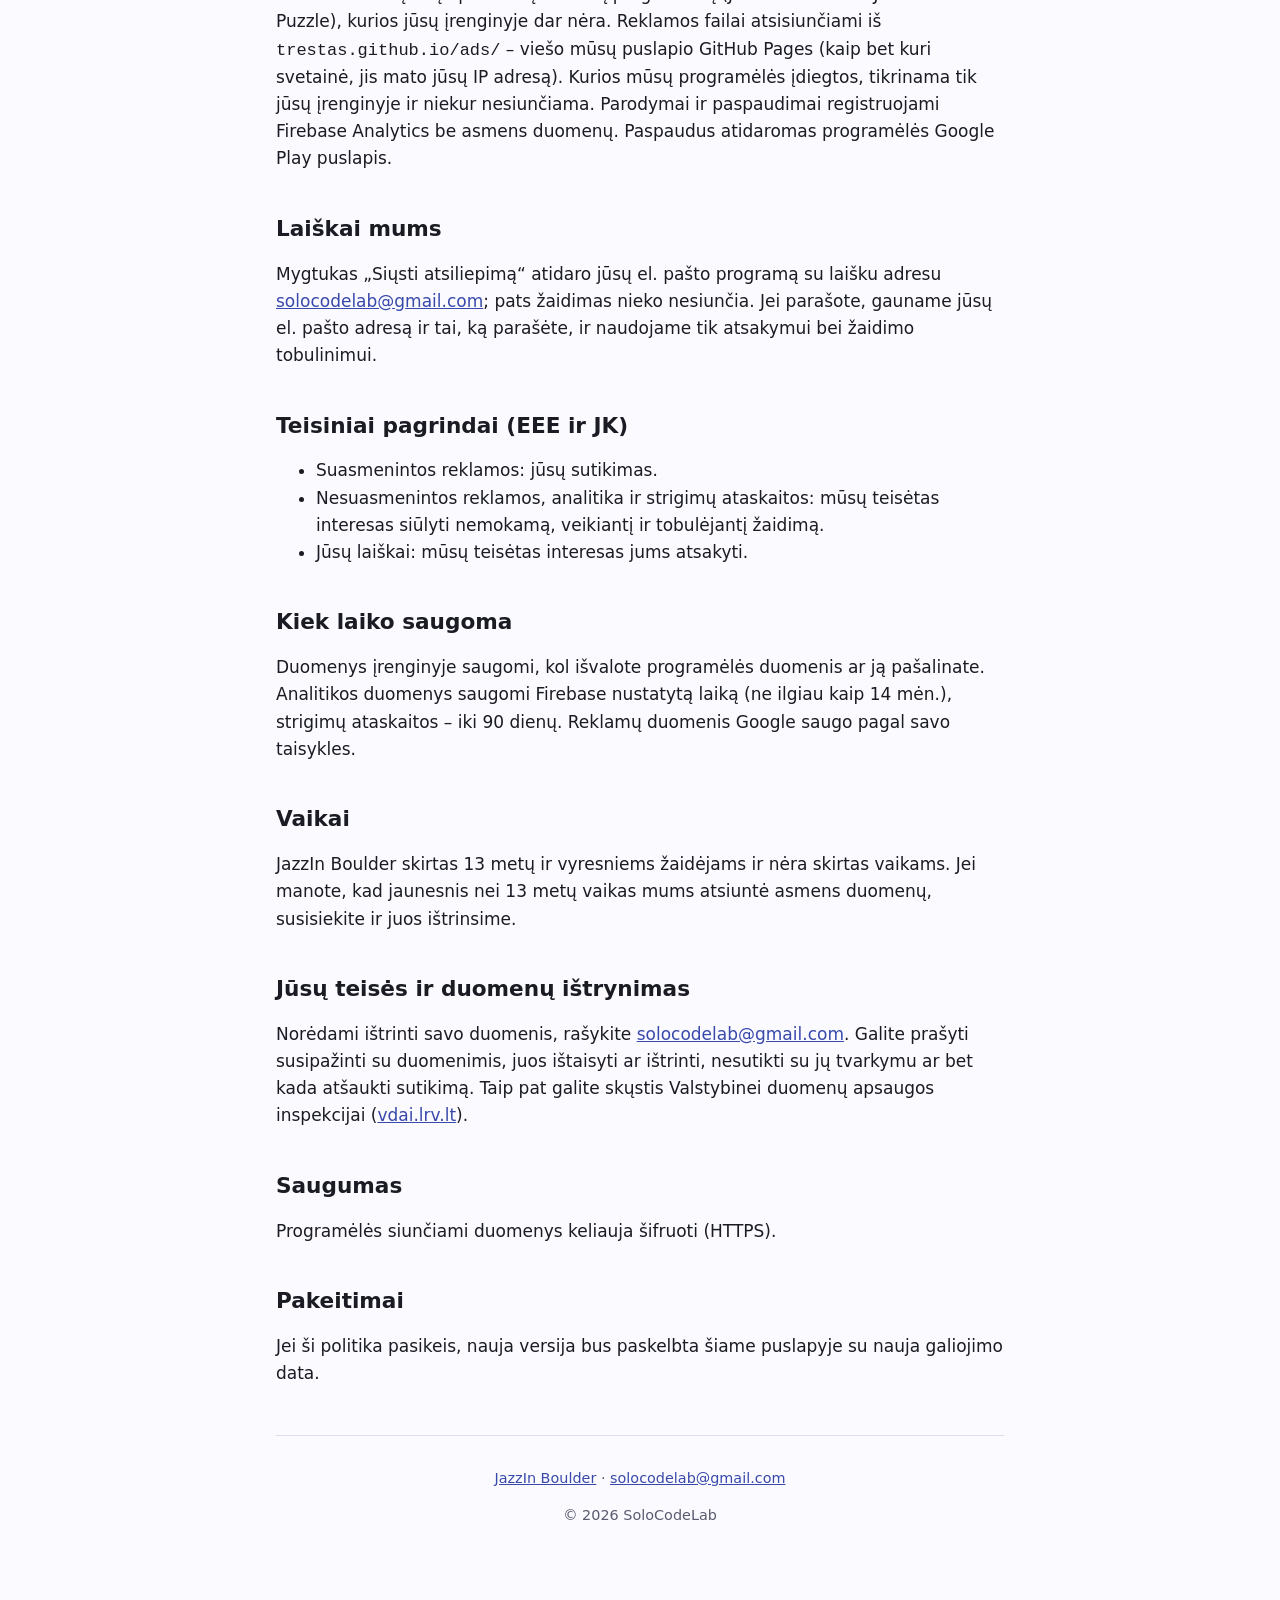
<file: boulder/privacy.html>
<!doctype html>
<html lang="en">
<head>
  <meta charset="utf-8">
  <meta name="viewport" content="width=device-width, initial-scale=1">
  <title>JazzIn Boulder Privacy Policy</title>
  <meta name="description" content="How the JazzIn Boulder: Gem Puzzle app handles your data.">
  <link rel="icon" href="favicon.png" type="image/png">
  <link rel="stylesheet" href="../style.css">
</head>
<body>
<main>
  <nav class="lang"><a href="./">JazzIn Boulder</a><a href="#lt">Lietuviškai</a></nav>

  <h1>Privacy Policy</h1>
  <p class="muted">JazzIn Boulder: Gem Puzzle (Android app, package <code>com.solocodelab.boulder</code>) · Effective 19 November 2026</p>

  <p>JazzIn Boulder: Gem Puzzle is a puzzle game. The game does not ask for your name, email, phone number,
    contacts or photos, and you do not need an account. This policy explains the little data the app does use,
    why, and how you can control it.</p>

  <h2>Who is responsible</h2>
  <p>SoloCodeLab, the developer of the JazzIn games, is responsible for the app's data. Contact:
    <a href="mailto:solocodelab@gmail.com">solocodelab@gmail.com</a>.</p>

  <h2>Data stored only on your device</h2>
  <p>Your progress (unlocked levels, best scores, the saved game) and settings are saved on your device. They are
    not sent to us. If Android backup is switched on for your device, Android may copy the app's data to your own
    Google account so it can be restored on a new device.</p>

  <h2>Data processed by services we use</h2>
  <div class="table-wrap">
  <table>
    <tr><th>Service</th><th>What</th><th>Why</th><th>Your choice</th></tr>
    <tr>
      <td>Google AdMob (ads)</td>
      <td>Advertising ID, IP address (from which an approximate location can be derived), device and app
        information, ad interactions</td>
      <td>Showing a banner on the home screen, ads before some levels and optional rewarded ads for extra undos,
        which keep the game free; measuring and limiting ads; preventing fraud</td>
      <td>In the EEA, UK and Switzerland you are asked for consent first; change it any time in
        <em>Settings → Ad privacy</em> (shown where required). Without consent you get limited, non-personalised
        ads. You can also reset or delete your advertising ID in Android settings. Ads are limited to content
        rated for general audiences.</td>
    </tr>
    <tr>
      <td>Google Firebase Analytics</td>
      <td>App instance ID, device model, OS version, country, app events (for example a level started, won or
        lost, an ad shown)</td>
      <td>Understanding how the game is played, which levels are too hard and how ads perform, so we can improve
        the game</td>
      <td>Analytics is anonymous and is not linked to your name or email.</td>
    </tr>
    <tr>
      <td>Google Firebase Crashlytics</td>
      <td>Crash reports: the state of the app when it crashed, device model, OS version, an installation ID</td>
      <td>Finding and fixing crashes</td>
      <td>Needed to keep the game stable.</td>
    </tr>
  </table>
  </div>
  <p>These services are provided by Google, which processes the data under its own terms:
    <a href="https://policies.google.com/privacy">Google Privacy Policy</a> and
    <a href="https://policies.google.com/technologies/partner-sites">How Google uses information
    from apps that use its services</a>. Data may be processed outside your country, including in
    the United States, under safeguards Google provides (such as the EU Standard Contractual Clauses).</p>

  <h2>Our own ads for other apps</h2>
  <p>When the ad network has no ad to show, the game may show a banner or a short full-screen video for one of our
    own apps (JazzIn Sudoku or JazzIn Block Puzzle) that is not yet installed on your device. The ad files are
    downloaded from <code>trestas.github.io/ads/</code>, a public page we host on GitHub Pages (like any website, it
    can see your IP address). The app checks which of our apps are installed only on your device and sends this list
    nowhere. Impressions and taps are recorded in Firebase Analytics without personal data. A tap opens the app's
    Google Play page.</p>

  <h2>Writing to us</h2>
  <p>The “Send feedback” button opens your own email app with a message to
    <a href="mailto:solocodelab@gmail.com">solocodelab@gmail.com</a>; the game itself sends nothing. If you email us,
    we receive your email address and whatever you write, and use it only to answer you and improve the game.</p>

  <h2>Legal bases (EEA and UK)</h2>
  <ul>
    <li>Personalised ads: your consent.</li>
    <li>Non-personalised ads, analytics and crash reports: our legitimate interest in offering a free, working
      and improving game.</li>
    <li>Emails you send us: our legitimate interest in answering you.</li>
  </ul>

  <h2>How long data is kept</h2>
  <p>Data on your device stays until you clear the app's data or uninstall it. Analytics data is kept for a
    limited period set in Firebase (no longer than 14 months); crash reports for up to 90 days. Google keeps ad data
    under its own policies.</p>

  <h2>Children</h2>
  <p>JazzIn Boulder is meant for players aged 13 and over and is not directed at children. If you believe a child
    under 13 has sent us personal data, contact us and we will delete it.</p>

  <h2 id="rights">Your rights and data deletion</h2>
  <p>To request deletion of your data, email <a href="mailto:solocodelab@gmail.com">solocodelab@gmail.com</a>.
    You may ask to access, correct or delete your data, object to its processing or withdraw consent at any time.
    You may also complain to your data protection authority; in Lithuania this is the State Data Protection
    Inspectorate (<a href="https://vdai.lrv.lt">vdai.lrv.lt</a>).</p>

  <h2>Security</h2>
  <p>Data sent by the app travels encrypted (HTTPS).</p>

  <h2>Changes</h2>
  <p>If this policy changes, the new version will be published on this page with a new effective date.</p>

  <hr>

  <section id="lt" lang="lt">
  <h1>Privatumo politika</h1>
  <p class="muted">JazzIn Boulder: Gem Puzzle (Android programėlė, paketas <code>com.solocodelab.boulder</code>) · Galioja nuo 2026 m. lapkričio 19 d.</p>

  <p>JazzIn Boulder: Gem Puzzle – galvosūkių žaidimas. Žaidimas neprašo jūsų vardo, el. pašto, telefono,
    kontaktų ar nuotraukų, paskyros kurti nereikia. Čia paaiškinta, kokius nedidelius duomenis programėlė naudoja,
    kam ir kaip tai galite valdyti.</p>

  <h2>Kas atsakingas</h2>
  <p>Už programėlės duomenis atsakingas JazzIn žaidimų kūrėjas SoloCodeLab. Kontaktai:
    <a href="mailto:solocodelab@gmail.com">solocodelab@gmail.com</a>.</p>

  <h2>Tik jūsų įrenginyje saugomi duomenys</h2>
  <p>Jūsų pažanga (atrakinti lygiai, geriausi rezultatai, išsaugotas žaidimas) ir nustatymai saugomi jūsų įrenginyje.
    Jie mums nesiunčiami. Jei įrenginyje įjungta Android atsarginė kopija, Android gali nukopijuoti programėlės
    duomenis į jūsų paties Google paskyrą, kad juos būtų galima atkurti naujame įrenginyje.</p>

  <h2>Paslaugų, kurias naudojame, tvarkomi duomenys</h2>
  <div class="table-wrap">
  <table>
    <tr><th>Paslauga</th><th>Kas</th><th>Kam</th><th>Jūsų pasirinkimas</th></tr>
    <tr>
      <td>Google AdMob (reklamos)</td>
      <td>Reklamos ID, IP adresas (iš jo galima nustatyti apytikslę vietą), įrenginio ir programėlės informacija,
        sąveika su reklamomis</td>
      <td>Juosta pradžios ekrane, reklamos prieš kai kuriuos lygius ir neprivalomos atlyginamos reklamos papildomiems
        atšaukimams – dėl jų žaidimas nemokamas; reklamų matavimas ir ribojimas; sukčiavimo prevencija</td>
      <td>EEE, JK ir Šveicarijoje pirmiausia paprašoma sutikimo; jį galite bet kada pakeisti
        <em>Nustatymai → Reklamų privatumas</em> (rodoma, kur to reikia). Be sutikimo rodomos ribotos,
        nesuasmenintos reklamos. Reklamos ID galite atstatyti ar ištrinti Android nustatymuose. Rodomos tik
        visiems tinkamos reklamos.</td>
    </tr>
    <tr>
      <td>Google Firebase Analytics</td>
      <td>Programėlės egzemplioriaus ID, įrenginio modelis, OS versija, šalis, žaidimo įvykiai (pvz., lygis pradėtas,
        įveiktas ar pralaimėtas, parodyta reklama)</td>
      <td>Suprasti, kaip žaidžiama, kurie lygiai per sunkūs ir kaip veikia reklamos, kad galėtume tobulinti žaidimą</td>
      <td>Analitika anoniminė, nesiejama su jūsų vardu ar el. paštu.</td>
    </tr>
    <tr>
      <td>Google Firebase Crashlytics</td>
      <td>Strigimų ataskaitos: programėlės būsena strigimo metu, įrenginio modelis, OS versija, diegimo ID</td>
      <td>Rasti ir taisyti strigimus</td>
      <td>Reikalinga stabiliam žaidimo veikimui.</td>
    </tr>
  </table>
  </div>
  <p>Šias paslaugas teikia Google, kuri duomenis tvarko pagal savo sąlygas:
    <a href="https://policies.google.com/privacy?hl=lt">Google privatumo politika</a> ir
    <a href="https://policies.google.com/technologies/partner-sites?hl=lt">Kaip Google naudoja informaciją iš
    programėlių, kurios naudoja jos paslaugas</a>. Duomenys gali būti tvarkomi už jūsų šalies ribų, taip pat
    JAV, taikant Google numatytas apsaugos priemones (pvz., ES standartines sutarčių sąlygas).</p>

  <h2>Mūsų kitų programėlių reklamos</h2>
  <p>Kai reklamų tinklas neturi ką parodyti, žaidimas gali parodyti juostą ar trumpą viso ekrano vaizdo įrašą apie
    vieną iš mūsų programėlių (JazzIn Sudoku ar JazzIn Block Puzzle), kurios jūsų įrenginyje dar nėra. Reklamos failai
    atsisiunčiami iš <code>trestas.github.io/ads/</code> – viešo mūsų puslapio GitHub Pages (kaip bet kuri svetainė,
    jis mato jūsų IP adresą). Kurios mūsų programėlės įdiegtos, tikrinama tik jūsų įrenginyje ir niekur nesiunčiama.
    Parodymai ir paspaudimai registruojami Firebase Analytics be asmens duomenų. Paspaudus atidaromas programėlės
    Google Play puslapis.</p>

  <h2>Laiškai mums</h2>
  <p>Mygtukas „Siųsti atsiliepimą“ atidaro jūsų el. pašto programą su laišku adresu
    <a href="mailto:solocodelab@gmail.com">solocodelab@gmail.com</a>; pats žaidimas nieko nesiunčia. Jei parašote,
    gauname jūsų el. pašto adresą ir tai, ką parašėte, ir naudojame tik atsakymui bei žaidimo tobulinimui.</p>

  <h2>Teisiniai pagrindai (EEE ir JK)</h2>
  <ul>
    <li>Suasmenintos reklamos: jūsų sutikimas.</li>
    <li>Nesuasmenintos reklamos, analitika ir strigimų ataskaitos: mūsų teisėtas interesas siūlyti nemokamą,
      veikiantį ir tobulėjantį žaidimą.</li>
    <li>Jūsų laiškai: mūsų teisėtas interesas jums atsakyti.</li>
  </ul>

  <h2>Kiek laiko saugoma</h2>
  <p>Duomenys įrenginyje saugomi, kol išvalote programėlės duomenis ar ją pašalinate. Analitikos duomenys saugomi
    Firebase nustatytą laiką (ne ilgiau kaip 14 mėn.), strigimų ataskaitos – iki 90 dienų. Reklamų duomenis Google
    saugo pagal savo taisykles.</p>

  <h2>Vaikai</h2>
  <p>JazzIn Boulder skirtas 13 metų ir vyresniems žaidėjams ir nėra skirtas vaikams. Jei manote, kad jaunesnis nei
    13 metų vaikas mums atsiuntė asmens duomenų, susisiekite ir juos ištrinsime.</p>

  <h2>Jūsų teisės ir duomenų ištrynimas</h2>
  <p>Norėdami ištrinti savo duomenis, rašykite <a href="mailto:solocodelab@gmail.com">solocodelab@gmail.com</a>.
    Galite prašyti susipažinti su duomenimis, juos ištaisyti ar ištrinti, nesutikti su jų tvarkymu ar bet kada
    atšaukti sutikimą. Taip pat galite skųstis Valstybinei duomenų apsaugos inspekcijai
    (<a href="https://vdai.lrv.lt">vdai.lrv.lt</a>).</p>

  <h2>Saugumas</h2>
  <p>Programėlės siunčiami duomenys keliauja šifruoti (HTTPS).</p>

  <h2>Pakeitimai</h2>
  <p>Jei ši politika pasikeis, nauja versija bus paskelbta šiame puslapyje su nauja galiojimo data.</p>
  </section>

  <footer>
    <p><a href="./">JazzIn Boulder</a> · <a href="mailto:solocodelab@gmail.com">solocodelab@gmail.com</a></p>
    <p>© 2026 SoloCodeLab</p>
  </footer>
</main>
</body>
</html>
</file>
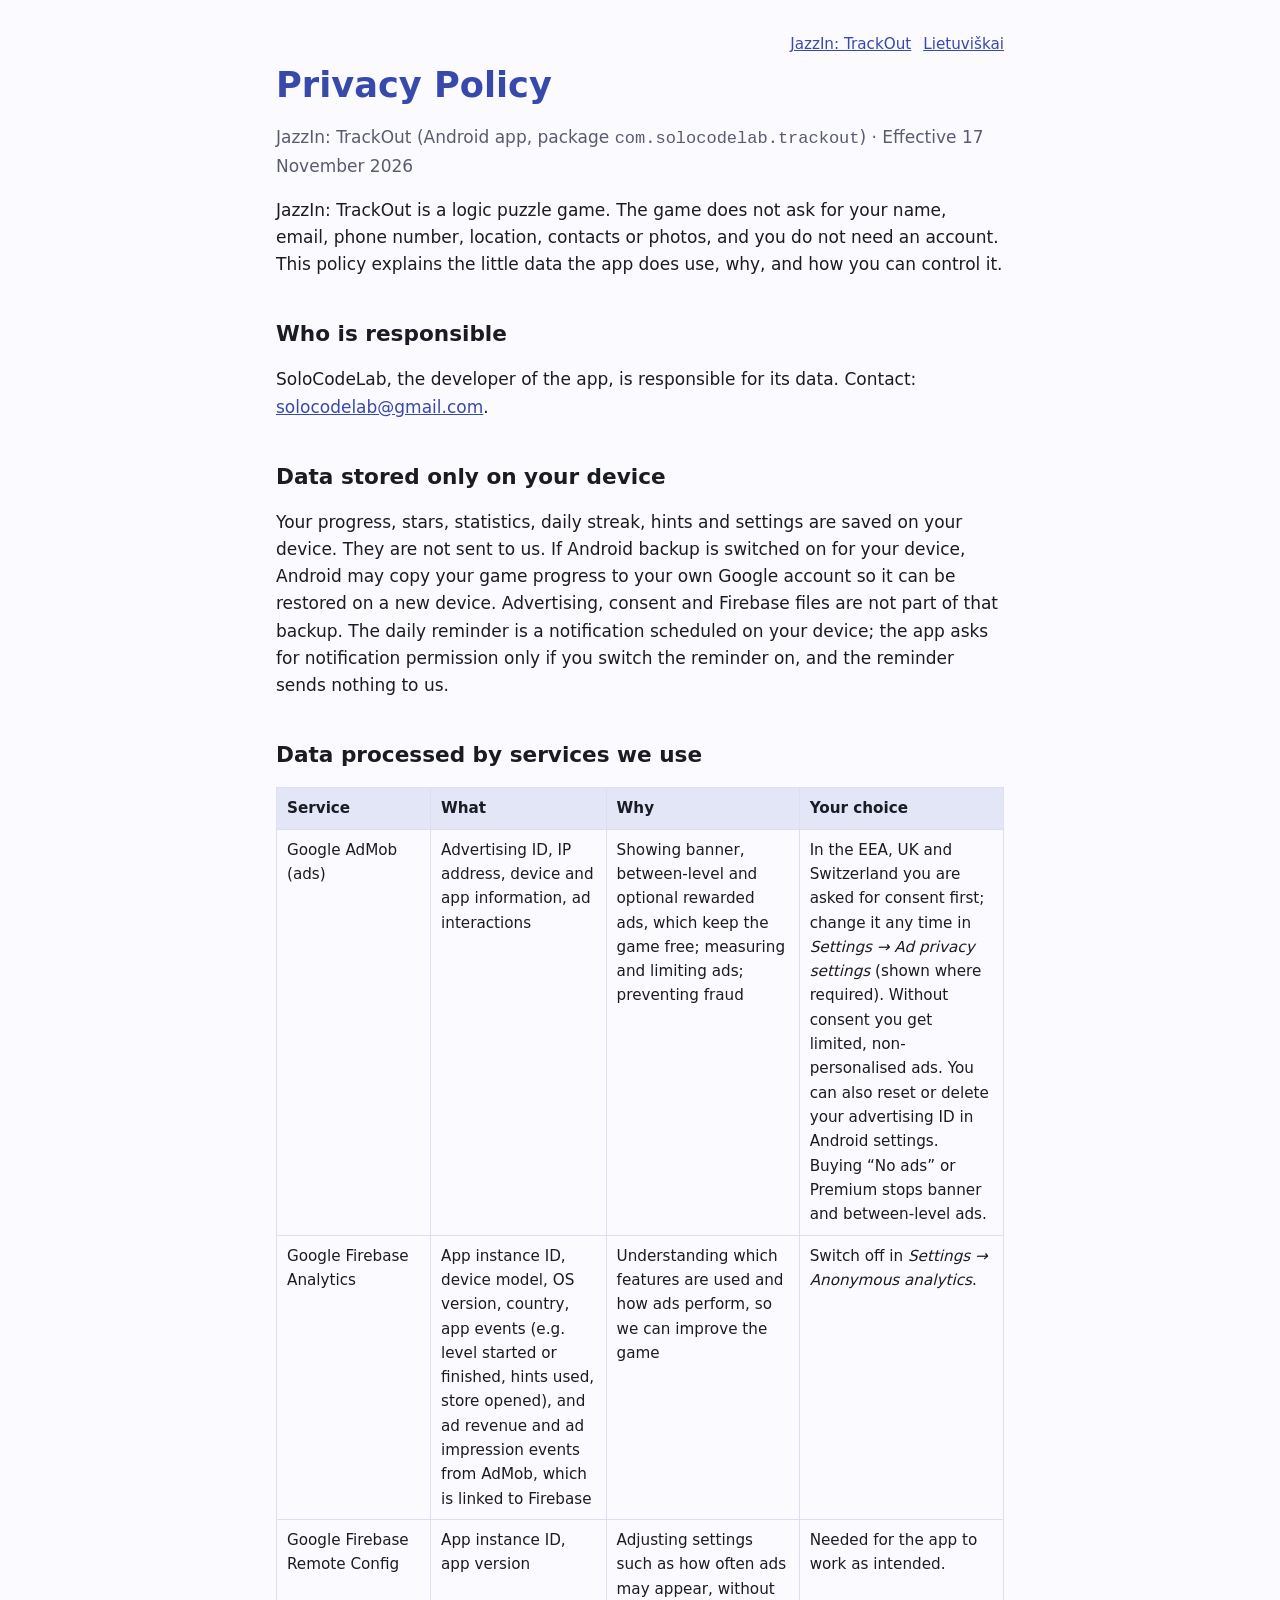
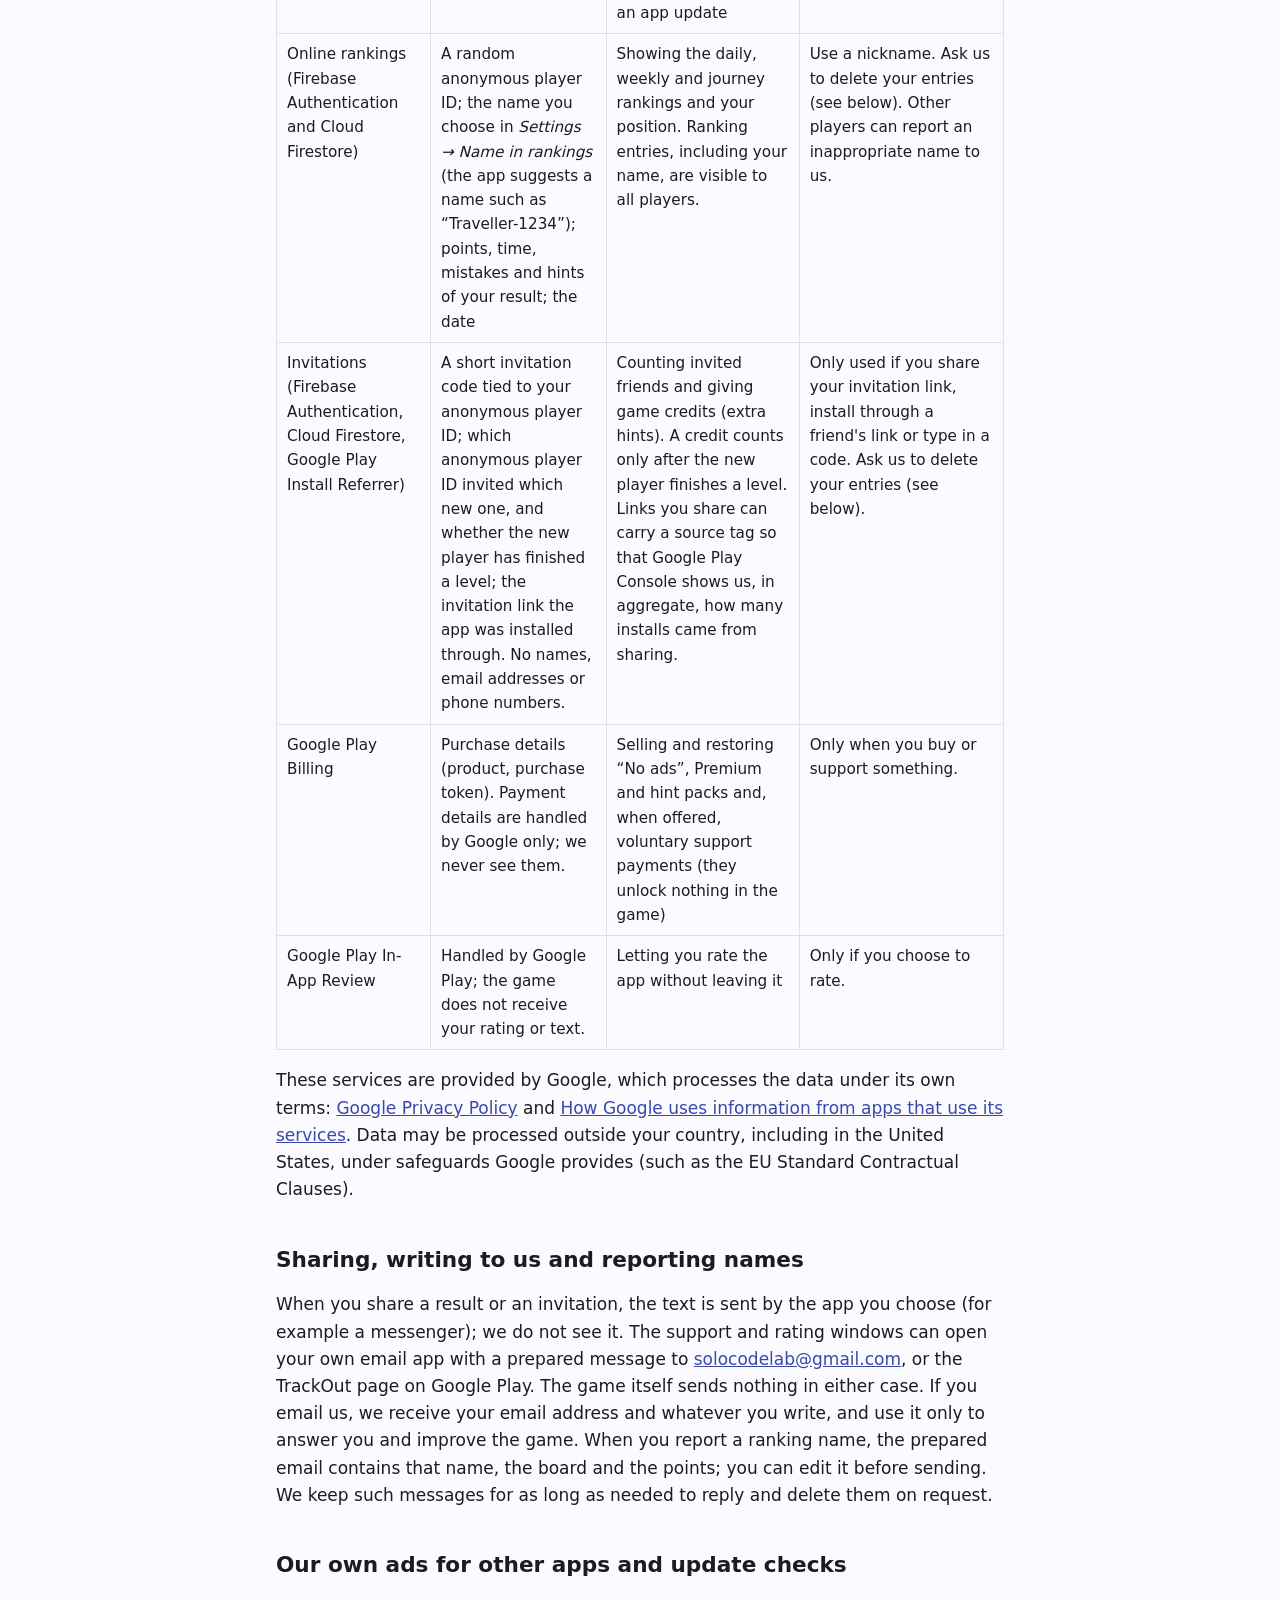
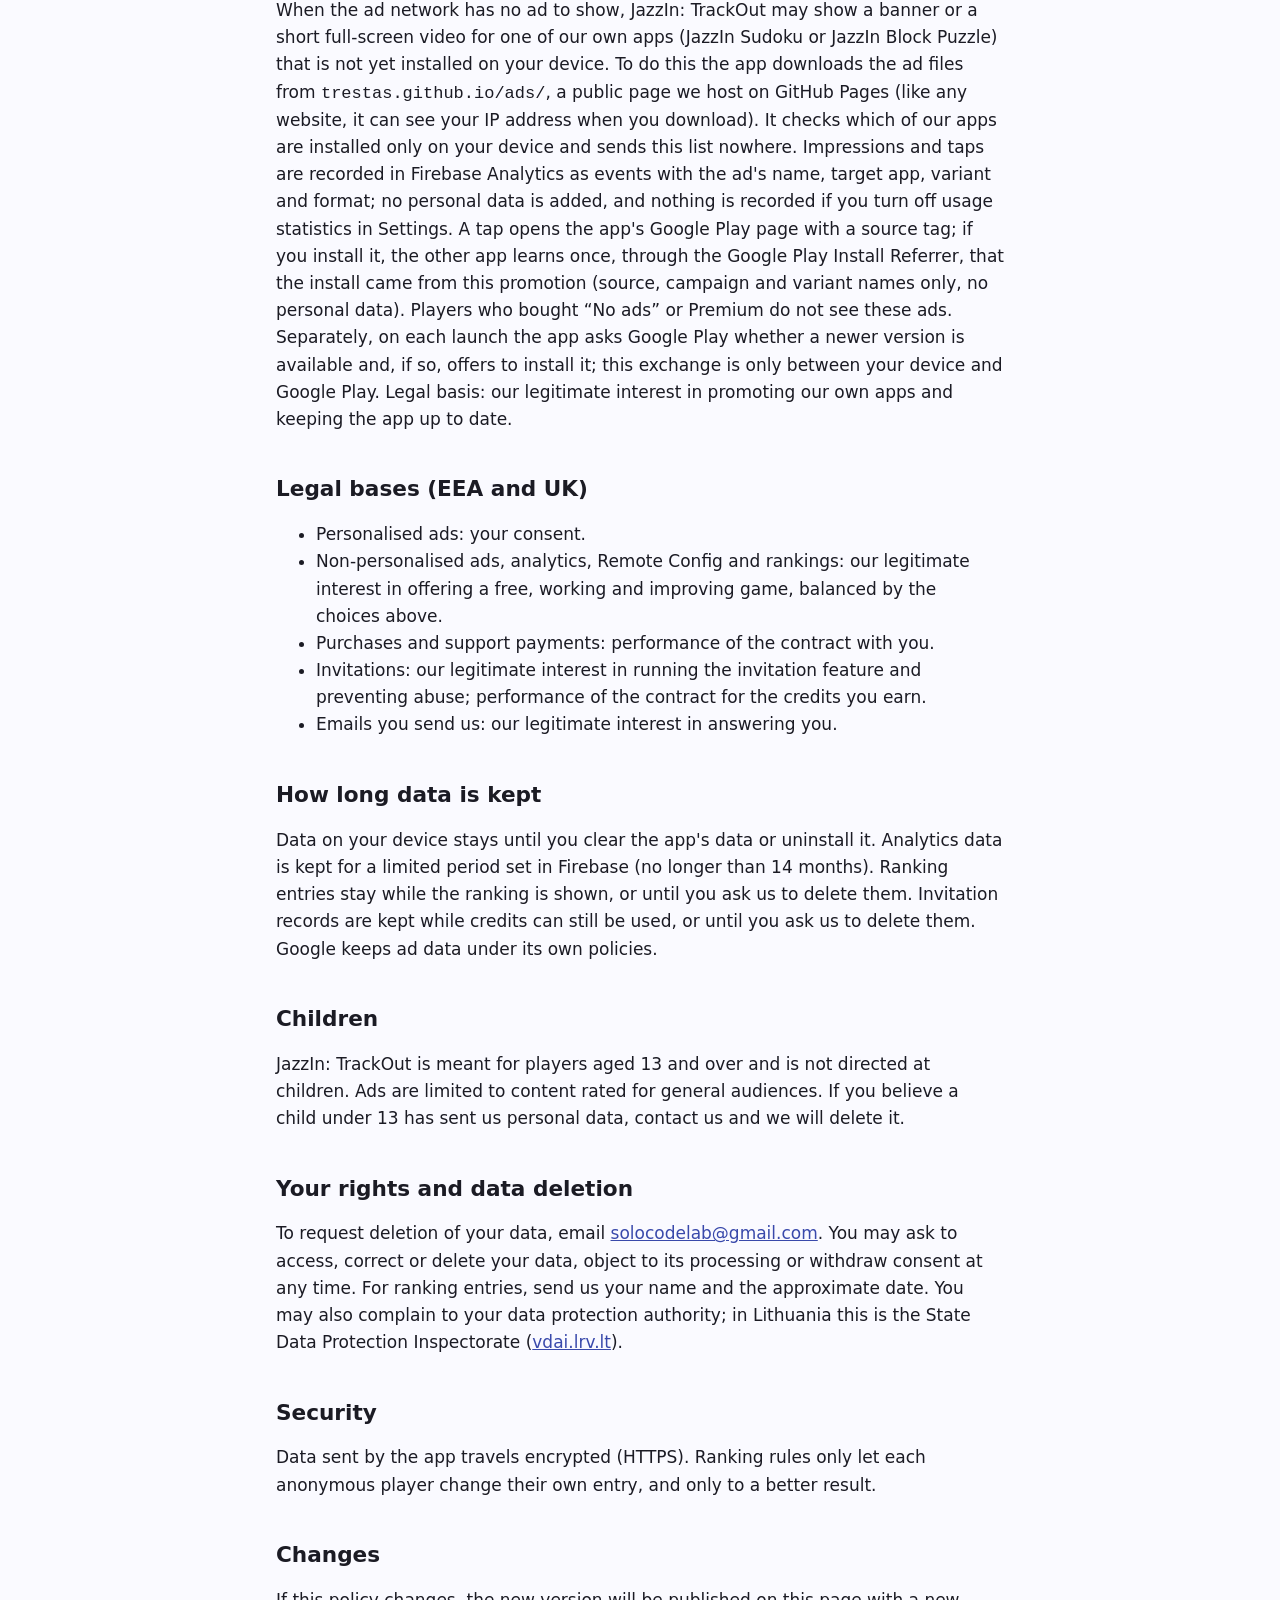
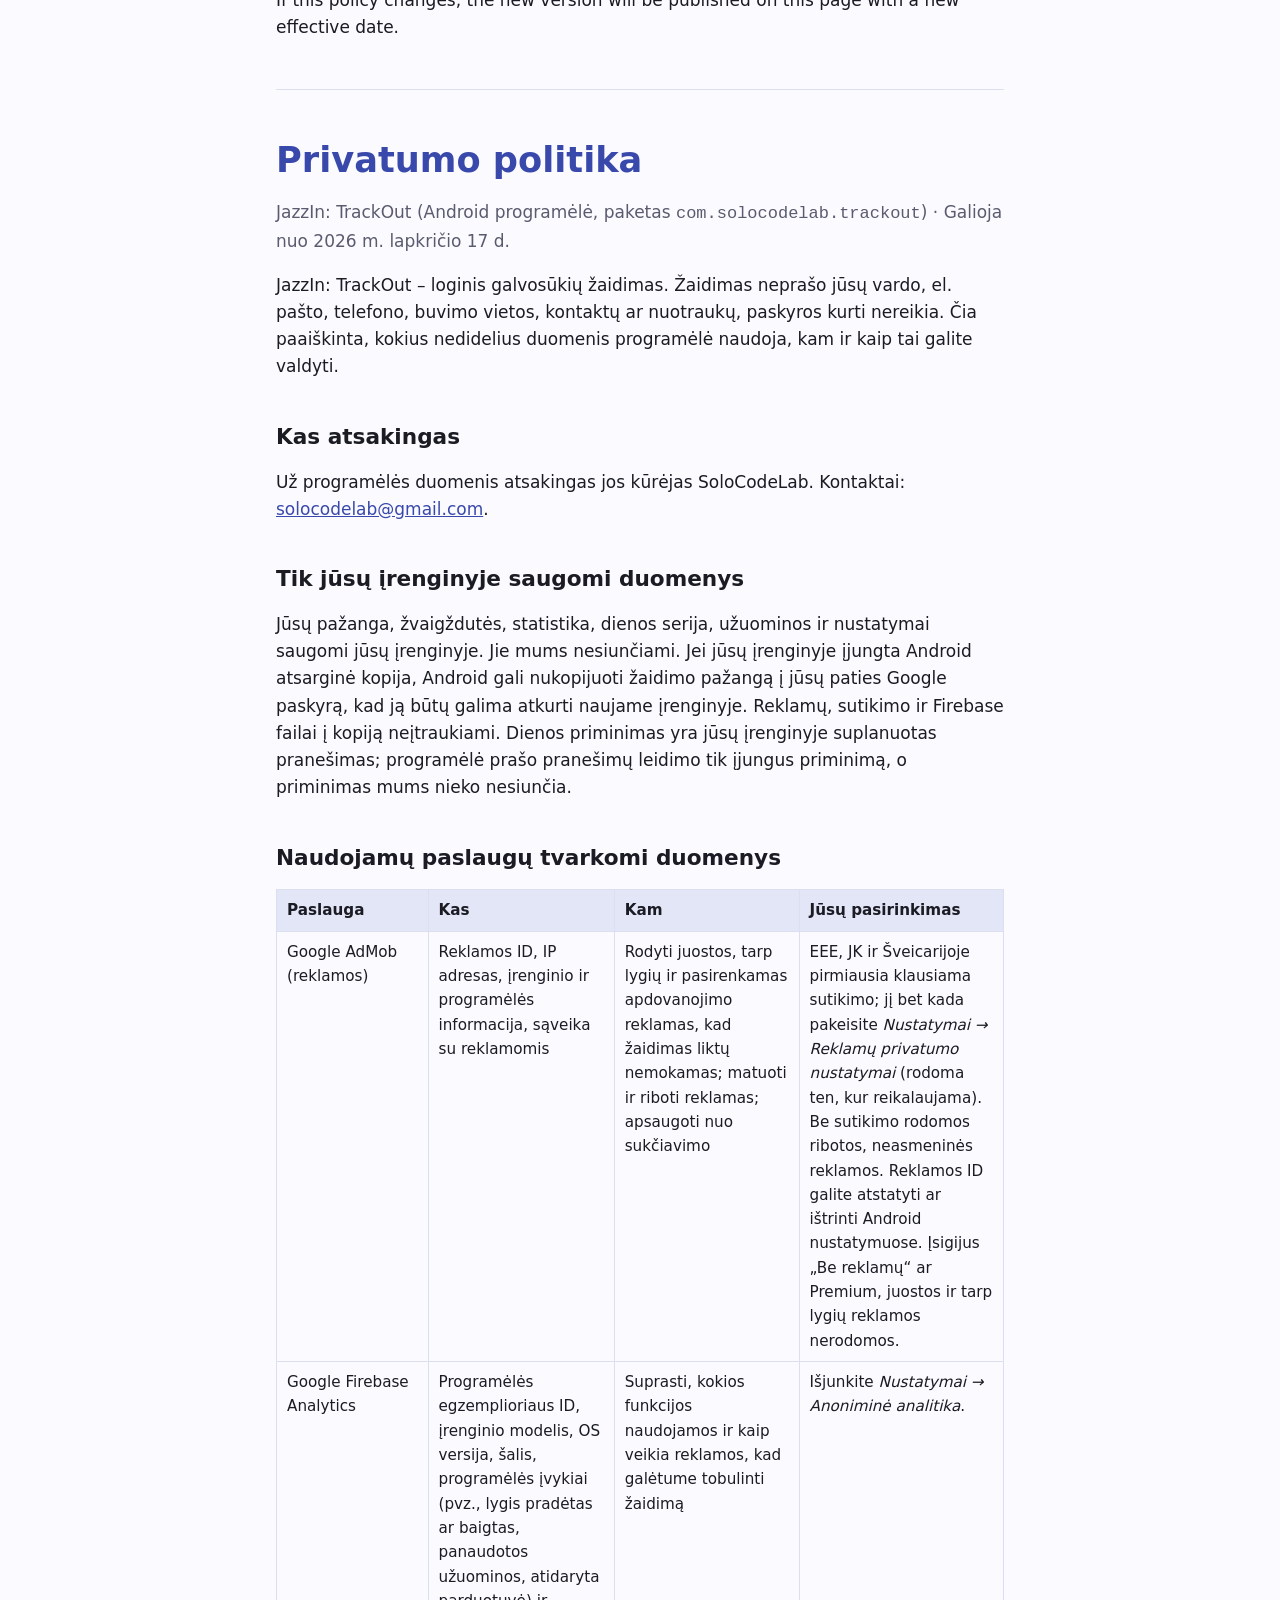
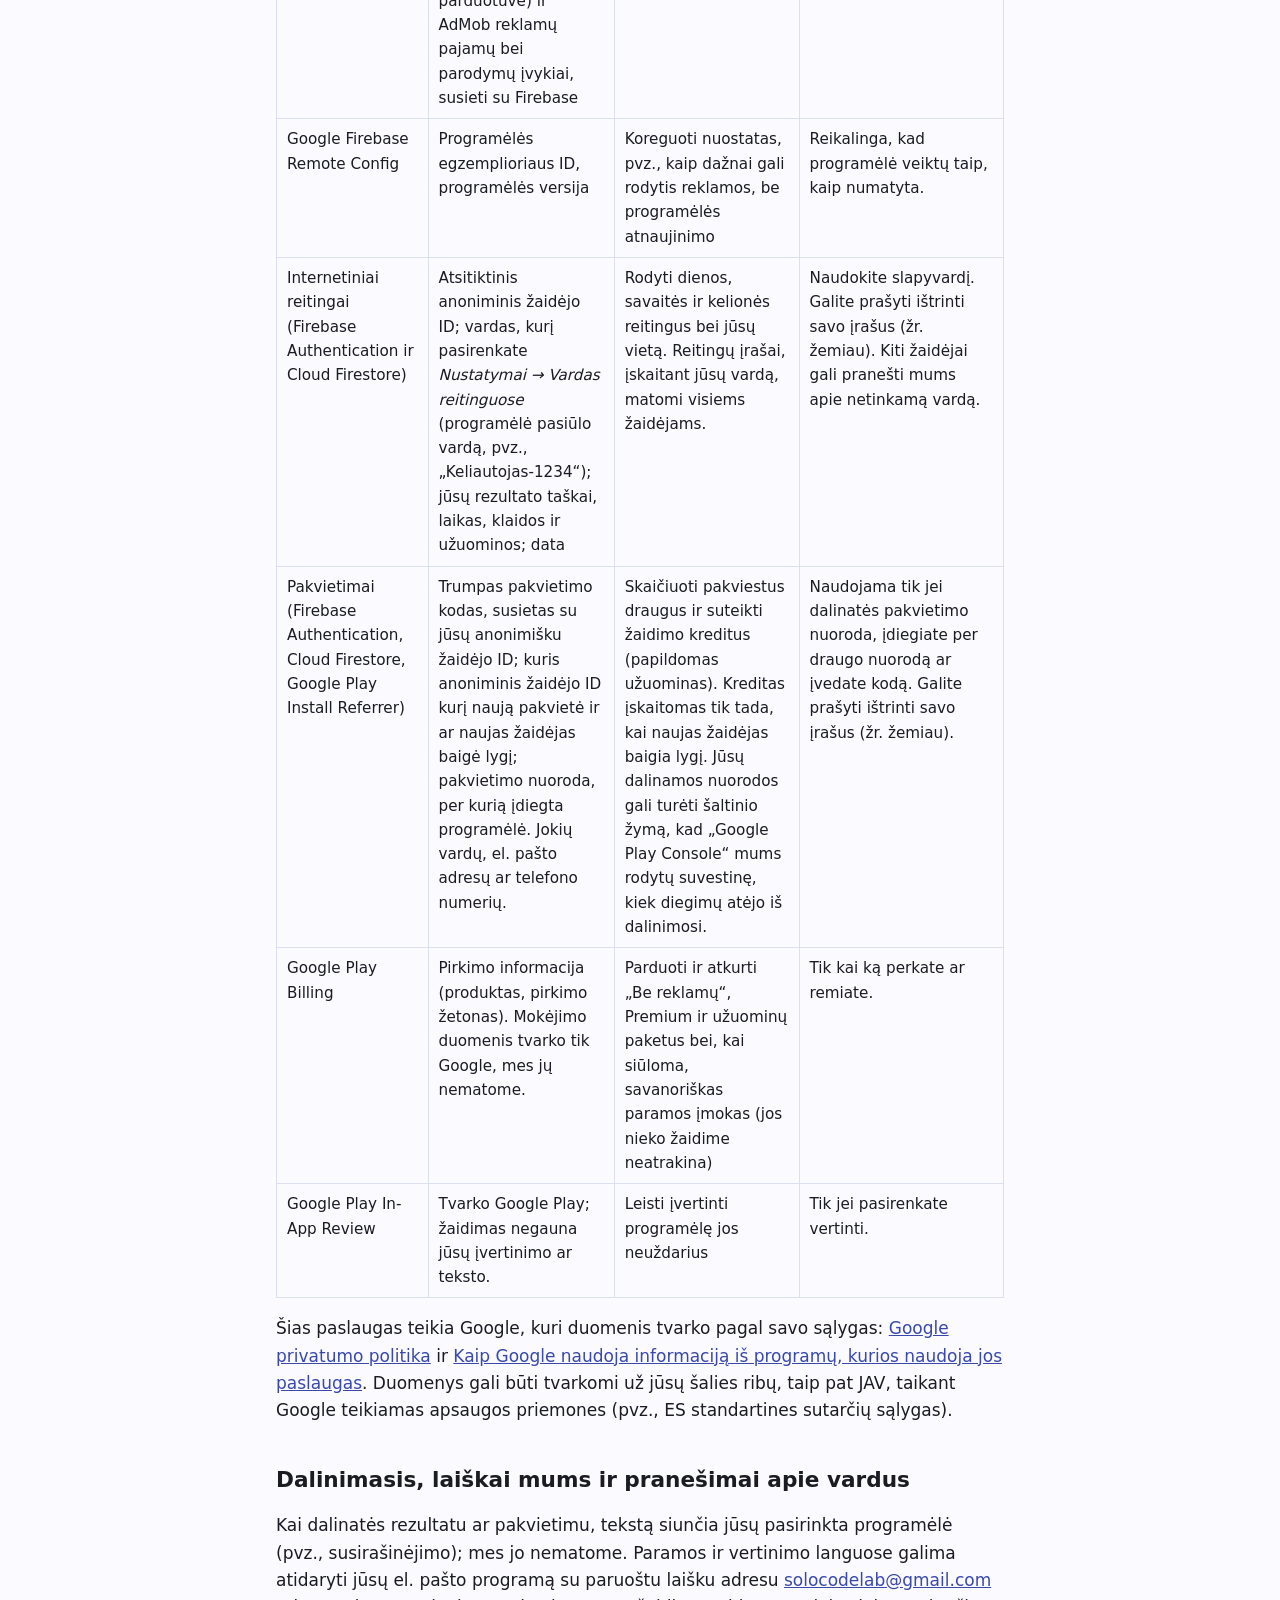
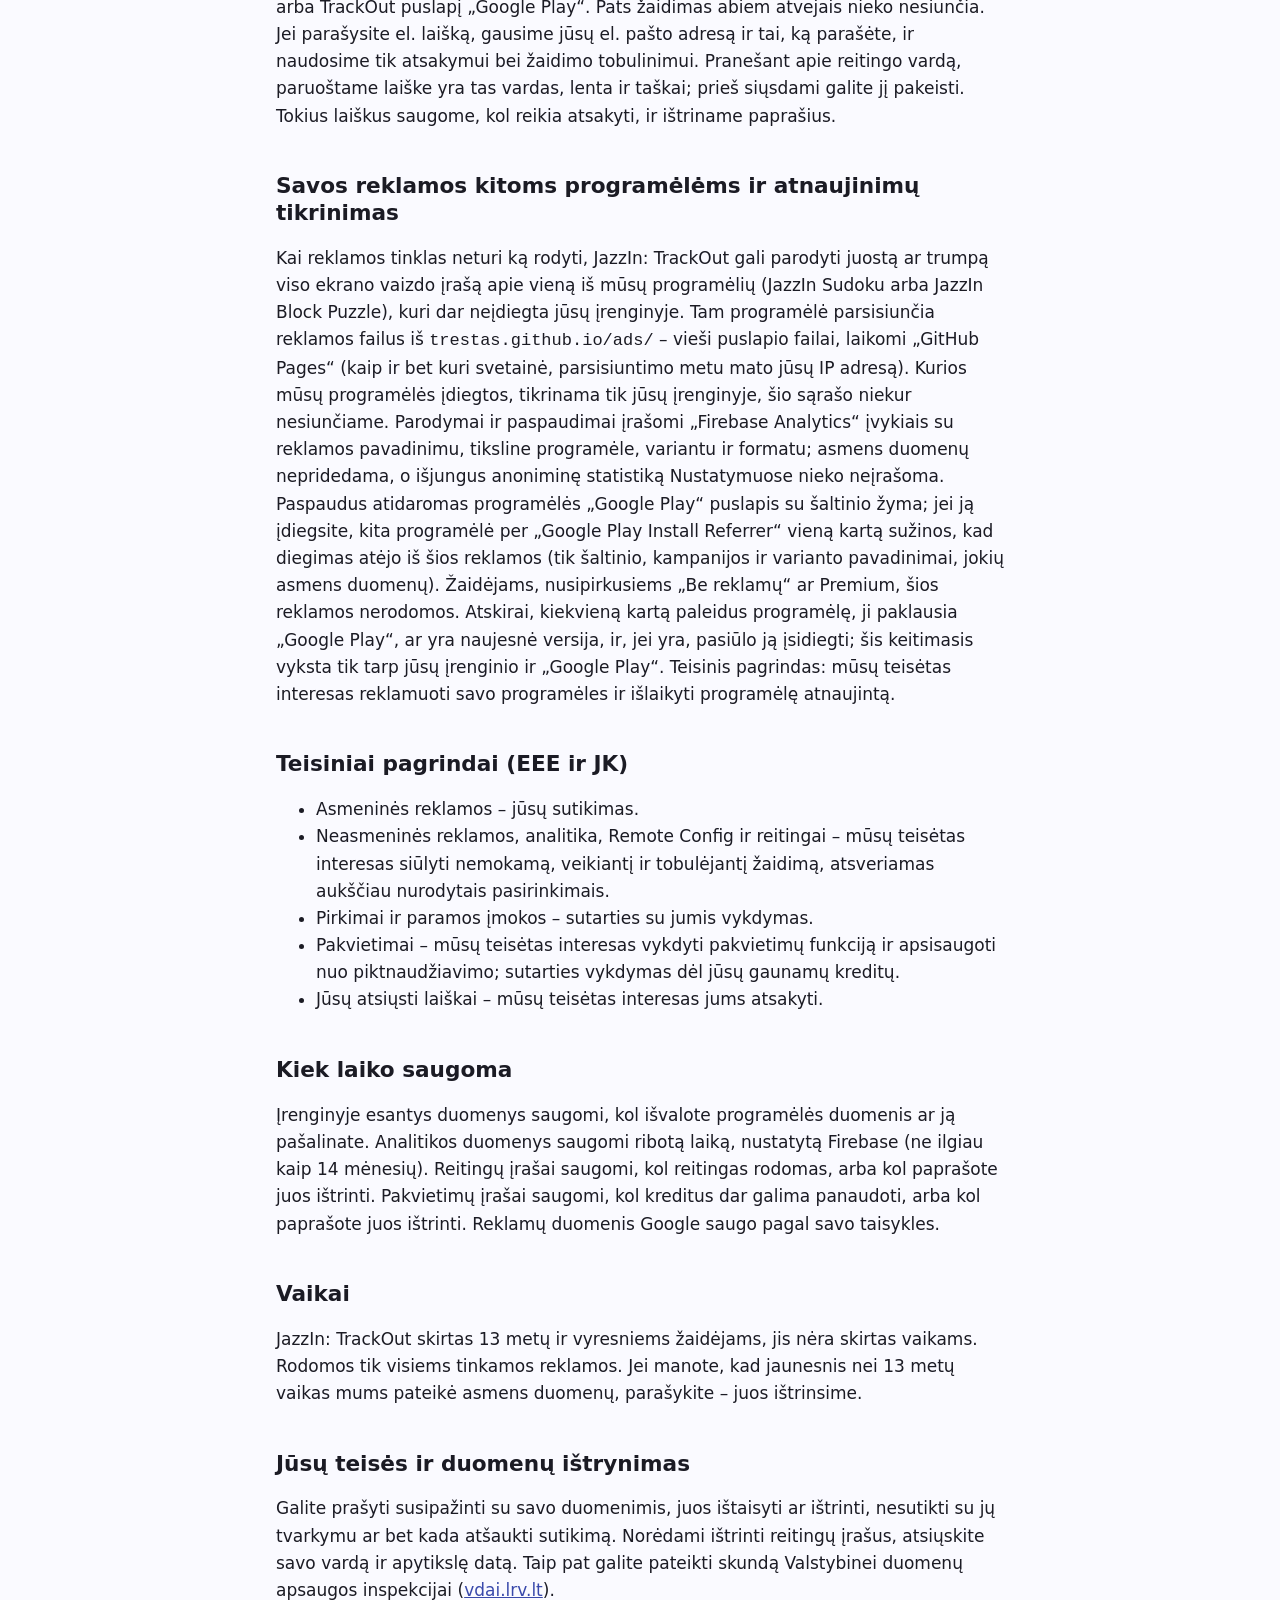
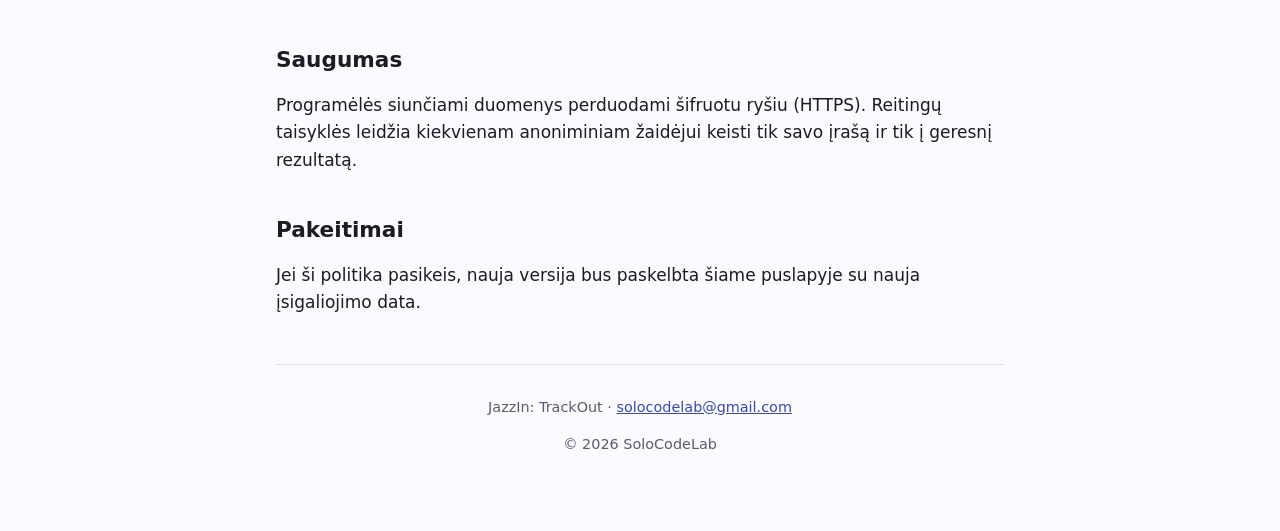
<file: trackout/privacy.html>
<!doctype html>
<html lang="en">
<head>
  <meta charset="utf-8">
  <meta name="viewport" content="width=device-width, initial-scale=1">
  <title>JazzIn: TrackOut Privacy Policy</title>
  <meta name="description" content="How the JazzIn: TrackOut app handles your data.">
  <link rel="icon" href="favicon.png" type="image/png">
  <link rel="stylesheet" href="../style.css">
</head>
<body>
<main>
  <nav class="lang"><a href="./">JazzIn: TrackOut</a><a href="#lt">Lietuviškai</a></nav>

  <h1>Privacy Policy</h1>
  <p class="muted">JazzIn: TrackOut (Android app, package <code>com.solocodelab.trackout</code>) · Effective 17 November 2026</p>

  <p>JazzIn: TrackOut is a logic puzzle game. The game does not ask for your name, email, phone number,
    location, contacts or photos, and you do not need an account. This policy explains the little data
    the app does use, why, and how you can control it.</p>

  <h2>Who is responsible</h2>
  <p>SoloCodeLab, the developer of the app, is responsible for its data. Contact:
    <a href="mailto:solocodelab@gmail.com">solocodelab@gmail.com</a>.</p>

  <h2>Data stored only on your device</h2>
  <p>Your progress, stars, statistics, daily streak, hints and settings are saved on your device.
    They are not sent to us. If Android backup is switched on for your device, Android may copy your game
    progress to your own Google account so it can be restored on a new device. Advertising, consent and
    Firebase files are not part of that backup. The daily reminder is a notification scheduled on your device;
    the app asks for notification permission only if you switch the reminder on, and the reminder sends nothing to us.</p>

  <h2>Data processed by services we use</h2>
  <div class="table-wrap">
  <table>
    <tr><th>Service</th><th>What</th><th>Why</th><th>Your choice</th></tr>
    <tr>
      <td>Google AdMob (ads)</td>
      <td>Advertising ID, IP address, device and app information, ad interactions</td>
      <td>Showing banner, between-level and optional rewarded ads, which keep the game free; measuring and
        limiting ads; preventing fraud</td>
      <td>In the EEA, UK and Switzerland you are asked for consent first; change it any time in
        <em>Settings → Ad privacy settings</em> (shown where required). Without consent you get limited,
        non-personalised ads. You can also reset or delete your advertising ID in Android settings.
        Buying “No ads” or Premium stops banner and between-level ads.</td>
    </tr>
    <tr>
      <td>Google Firebase Analytics</td>
      <td>App instance ID, device model, OS version, country, app events (e.g. level started or finished,
        hints used, store opened), and ad revenue and ad impression events from AdMob, which is linked to Firebase</td>
      <td>Understanding which features are used and how ads perform, so we can improve the game</td>
      <td>Switch off in <em>Settings → Anonymous analytics</em>.</td>
    </tr>
    <tr>
      <td>Google Firebase Remote Config</td>
      <td>App instance ID, app version</td>
      <td>Adjusting settings such as how often ads may appear, without an app update</td>
      <td>Needed for the app to work as intended.</td>
    </tr>
    <tr>
      <td>Online rankings (Firebase Authentication and Cloud Firestore)</td>
      <td>A random anonymous player ID; the name you choose in <em>Settings → Name in rankings</em>
        (the app suggests a name such as “Traveller-1234”); points, time, mistakes and hints of your result;
        the date</td>
      <td>Showing the daily, weekly and journey rankings and your position. Ranking entries, including
        your name, are visible to all players.</td>
      <td>Use a nickname. Ask us to delete your entries (see below). Other players can report an
        inappropriate name to us.</td>
    </tr>
    <tr>
      <td>Invitations (Firebase Authentication, Cloud Firestore, Google Play Install Referrer)</td>
      <td>A short invitation code tied to your anonymous player ID; which anonymous player ID invited which
        new one, and whether the new player has finished a level; the invitation link the app was installed
        through. No names, email addresses or phone numbers.</td>
      <td>Counting invited friends and giving game credits (extra hints). A credit counts only after the new
        player finishes a level. Links you share can carry a source tag so that Google Play Console shows us,
        in aggregate, how many installs came from sharing.</td>
      <td>Only used if you share your invitation link, install through a friend's link or type in a code.
        Ask us to delete your entries (see below).</td>
    </tr>
    <tr>
      <td>Google Play Billing</td>
      <td>Purchase details (product, purchase token). Payment details are handled by Google only;
        we never see them.</td>
      <td>Selling and restoring “No ads”, Premium and hint packs and, when offered, voluntary support
        payments (they unlock nothing in the game)</td>
      <td>Only when you buy or support something.</td>
    </tr>
    <tr>
      <td>Google Play In-App Review</td>
      <td>Handled by Google Play; the game does not receive your rating or text.</td>
      <td>Letting you rate the app without leaving it</td>
      <td>Only if you choose to rate.</td>
    </tr>
  </table>
  </div>
  <p>These services are provided by Google, which processes the data under its own terms:
    <a href="https://policies.google.com/privacy">Google Privacy Policy</a> and
    <a href="https://policies.google.com/technologies/partner-sites">How Google uses information
    from apps that use its services</a>. Data may be processed outside your country, including in
    the United States, under safeguards Google provides (such as the EU Standard Contractual Clauses).</p>

  <h2>Sharing, writing to us and reporting names</h2>
  <p>When you share a result or an invitation, the text is sent by the app you choose (for example a messenger);
    we do not see it. The support and rating windows can open your own email app with a prepared message to
    <a href="mailto:solocodelab@gmail.com">solocodelab@gmail.com</a>, or the TrackOut page on Google Play. The game
    itself sends nothing in either case. If you email us, we receive your email address and whatever you write,
    and use it only to answer you and improve the game. When you report a ranking name, the prepared email
    contains that name, the board and the points; you can edit it before sending. We keep such messages for as
    long as needed to reply and delete them on request.</p>

  <h2>Our own ads for other apps and update checks</h2>
  <p>When the ad network has no ad to show, JazzIn: TrackOut may show a banner or a short full-screen video for one
    of our own apps (JazzIn Sudoku or JazzIn Block Puzzle) that is not yet installed on your device. To do this the
    app downloads the ad files from <code>trestas.github.io/ads/</code>, a public page we host on GitHub Pages
    (like any website, it can see your IP address when you download). It checks which of our apps are installed
    only on your device and sends this list nowhere. Impressions and taps are recorded in Firebase Analytics as
    events with the ad's name, target app, variant and format; no personal data is added, and nothing is recorded if
    you turn off usage statistics in Settings. A tap opens the app's Google Play page with a source tag; if you
    install it, the other app learns once, through the Google Play Install Referrer, that the install came from this
    promotion (source, campaign and variant names only, no personal data). Players who bought “No ads” or Premium
    do not see these ads. Separately, on each launch the app asks Google Play whether a newer version is available
    and, if so, offers to install it; this exchange is only between your device and Google Play. Legal basis: our
    legitimate interest in promoting our own apps and keeping the app up to date.</p>

  <h2>Legal bases (EEA and UK)</h2>
  <ul>
    <li>Personalised ads: your consent.</li>
    <li>Non-personalised ads, analytics, Remote Config and rankings: our legitimate interest in offering a
      free, working and improving game, balanced by the choices above.</li>
    <li>Purchases and support payments: performance of the contract with you.</li>
    <li>Invitations: our legitimate interest in running the invitation feature and preventing abuse;
      performance of the contract for the credits you earn.</li>
    <li>Emails you send us: our legitimate interest in answering you.</li>
  </ul>

  <h2>How long data is kept</h2>
  <p>Data on your device stays until you clear the app's data or uninstall it. Analytics data is kept for a
    limited period set in Firebase (no longer than 14 months). Ranking entries stay while the ranking is shown,
    or until you ask us to delete them. Invitation records are kept while credits can still be used, or until you
    ask us to delete them. Google keeps ad data under its own policies.</p>

  <h2>Children</h2>
  <p>JazzIn: TrackOut is meant for players aged 13 and over and is not directed at children. Ads are limited
    to content rated for general audiences. If you believe a child under 13 has sent us personal data,
    contact us and we will delete it.</p>

  <h2 id="rights">Your rights and data deletion</h2>
  <p>To request deletion of your data, email <a href="mailto:solocodelab@gmail.com">solocodelab@gmail.com</a>. You may ask to access, correct or delete your data, object to its processing or withdraw consent at any
    time. For ranking entries, send us your name and the approximate date. You may also complain to your data
    protection authority; in Lithuania this is the State Data Protection Inspectorate
    (<a href="https://vdai.lrv.lt">vdai.lrv.lt</a>).</p>

  <h2>Security</h2>
  <p>Data sent by the app travels encrypted (HTTPS). Ranking rules only let each anonymous player change
    their own entry, and only to a better result.</p>

  <h2>Changes</h2>
  <p>If this policy changes, the new version will be published on this page with a new effective date.</p>

  <hr>

  <section id="lt" lang="lt">
  <h1>Privatumo politika</h1>
  <p class="muted">JazzIn: TrackOut (Android programėlė, paketas <code>com.solocodelab.trackout</code>) · Galioja nuo 2026 m. lapkričio 17 d.</p>

  <p>JazzIn: TrackOut – loginis galvosūkių žaidimas. Žaidimas neprašo jūsų vardo, el. pašto, telefono,
    buvimo vietos, kontaktų ar nuotraukų, paskyros kurti nereikia. Čia paaiškinta, kokius nedidelius duomenis
    programėlė naudoja, kam ir kaip tai galite valdyti.</p>

  <h2>Kas atsakingas</h2>
  <p>Už programėlės duomenis atsakingas jos kūrėjas SoloCodeLab. Kontaktai:
    <a href="mailto:solocodelab@gmail.com">solocodelab@gmail.com</a>.</p>

  <h2>Tik jūsų įrenginyje saugomi duomenys</h2>
  <p>Jūsų pažanga, žvaigždutės, statistika, dienos serija, užuominos ir nustatymai saugomi jūsų įrenginyje.
    Jie mums nesiunčiami. Jei jūsų įrenginyje įjungta Android atsarginė kopija, Android gali nukopijuoti žaidimo
    pažangą į jūsų paties Google paskyrą, kad ją būtų galima atkurti naujame įrenginyje. Reklamų, sutikimo ir
    Firebase failai į kopiją neįtraukiami. Dienos priminimas yra jūsų įrenginyje suplanuotas pranešimas; programėlė
    prašo pranešimų leidimo tik įjungus priminimą, o priminimas mums nieko nesiunčia.</p>

  <h2>Naudojamų paslaugų tvarkomi duomenys</h2>
  <div class="table-wrap">
  <table>
    <tr><th>Paslauga</th><th>Kas</th><th>Kam</th><th>Jūsų pasirinkimas</th></tr>
    <tr>
      <td>Google AdMob (reklamos)</td>
      <td>Reklamos ID, IP adresas, įrenginio ir programėlės informacija, sąveika su reklamomis</td>
      <td>Rodyti juostos, tarp lygių ir pasirenkamas apdovanojimo reklamas, kad žaidimas liktų nemokamas;
        matuoti ir riboti reklamas; apsaugoti nuo sukčiavimo</td>
      <td>EEE, JK ir Šveicarijoje pirmiausia klausiama sutikimo; jį bet kada pakeisite
        <em>Nustatymai → Reklamų privatumo nustatymai</em> (rodoma ten, kur reikalaujama). Be sutikimo
        rodomos ribotos, neasmeninės reklamos. Reklamos ID galite atstatyti ar ištrinti Android nustatymuose.
        Įsigijus „Be reklamų“ ar Premium, juostos ir tarp lygių reklamos nerodomos.</td>
    </tr>
    <tr>
      <td>Google Firebase Analytics</td>
      <td>Programėlės egzemplioriaus ID, įrenginio modelis, OS versija, šalis, programėlės įvykiai (pvz., lygis
        pradėtas ar baigtas, panaudotos užuominos, atidaryta parduotuvė) ir AdMob reklamų pajamų bei parodymų
        įvykiai, susieti su Firebase</td>
      <td>Suprasti, kokios funkcijos naudojamos ir kaip veikia reklamos, kad galėtume tobulinti žaidimą</td>
      <td>Išjunkite <em>Nustatymai → Anoniminė analitika</em>.</td>
    </tr>
    <tr>
      <td>Google Firebase Remote Config</td>
      <td>Programėlės egzemplioriaus ID, programėlės versija</td>
      <td>Koreguoti nuostatas, pvz., kaip dažnai gali rodytis reklamos, be programėlės atnaujinimo</td>
      <td>Reikalinga, kad programėlė veiktų taip, kaip numatyta.</td>
    </tr>
    <tr>
      <td>Internetiniai reitingai (Firebase Authentication ir Cloud Firestore)</td>
      <td>Atsitiktinis anoniminis žaidėjo ID; vardas, kurį pasirenkate <em>Nustatymai → Vardas reitinguose</em>
        (programėlė pasiūlo vardą, pvz., „Keliautojas-1234“); jūsų rezultato taškai, laikas, klaidos ir užuominos; data</td>
      <td>Rodyti dienos, savaitės ir kelionės reitingus bei jūsų vietą. Reitingų įrašai, įskaitant jūsų vardą,
        matomi visiems žaidėjams.</td>
      <td>Naudokite slapyvardį. Galite prašyti ištrinti savo įrašus (žr. žemiau). Kiti žaidėjai gali
        pranešti mums apie netinkamą vardą.</td>
    </tr>
    <tr>
      <td>Pakvietimai (Firebase Authentication, Cloud Firestore, Google Play Install Referrer)</td>
      <td>Trumpas pakvietimo kodas, susietas su jūsų anonimišku žaidėjo ID; kuris anoniminis žaidėjo ID kurį
        naują pakvietė ir ar naujas žaidėjas baigė lygį; pakvietimo nuoroda, per kurią įdiegta programėlė.
        Jokių vardų, el. pašto adresų ar telefono numerių.</td>
      <td>Skaičiuoti pakviestus draugus ir suteikti žaidimo kreditus (papildomas užuominas). Kreditas
        įskaitomas tik tada, kai naujas žaidėjas baigia lygį. Jūsų dalinamos nuorodos gali turėti šaltinio
        žymą, kad „Google Play Console“ mums rodytų suvestinę, kiek diegimų atėjo iš dalinimosi.</td>
      <td>Naudojama tik jei dalinatės pakvietimo nuoroda, įdiegiate per draugo nuorodą ar įvedate kodą.
        Galite prašyti ištrinti savo įrašus (žr. žemiau).</td>
    </tr>
    <tr>
      <td>Google Play Billing</td>
      <td>Pirkimo informacija (produktas, pirkimo žetonas). Mokėjimo duomenis tvarko tik Google, mes jų nematome.</td>
      <td>Parduoti ir atkurti „Be reklamų“, Premium ir užuominų paketus bei, kai siūloma, savanoriškas paramos
        įmokas (jos nieko žaidime neatrakina)</td>
      <td>Tik kai ką perkate ar remiate.</td>
    </tr>
    <tr>
      <td>Google Play In-App Review</td>
      <td>Tvarko Google Play; žaidimas negauna jūsų įvertinimo ar teksto.</td>
      <td>Leisti įvertinti programėlę jos neuždarius</td>
      <td>Tik jei pasirenkate vertinti.</td>
    </tr>
  </table>
  </div>
  <p>Šias paslaugas teikia Google, kuri duomenis tvarko pagal savo sąlygas:
    <a href="https://policies.google.com/privacy">Google privatumo politika</a> ir
    <a href="https://policies.google.com/technologies/partner-sites">Kaip Google naudoja informaciją
    iš programų, kurios naudoja jos paslaugas</a>. Duomenys gali būti tvarkomi už jūsų šalies ribų,
    taip pat JAV, taikant Google teikiamas apsaugos priemones (pvz., ES standartines sutarčių sąlygas).</p>

  <h2>Dalinimasis, laiškai mums ir pranešimai apie vardus</h2>
  <p>Kai dalinatės rezultatu ar pakvietimu, tekstą siunčia jūsų pasirinkta programėlė (pvz., susirašinėjimo);
    mes jo nematome. Paramos ir vertinimo languose galima atidaryti jūsų el. pašto programą su paruoštu laišku
    adresu <a href="mailto:solocodelab@gmail.com">solocodelab@gmail.com</a> arba TrackOut puslapį „Google Play“.
    Pats žaidimas abiem atvejais nieko nesiunčia. Jei parašysite el. laišką, gausime jūsų el. pašto adresą ir tai,
    ką parašėte, ir naudosime tik atsakymui bei žaidimo tobulinimui. Pranešant apie reitingo vardą, paruoštame
    laiške yra tas vardas, lenta ir taškai; prieš siųsdami galite jį pakeisti. Tokius laiškus saugome, kol
    reikia atsakyti, ir ištriname paprašius.</p>

  <h2>Savos reklamos kitoms programėlėms ir atnaujinimų tikrinimas</h2>
  <p>Kai reklamos tinklas neturi ką rodyti, JazzIn: TrackOut gali parodyti juostą ar trumpą viso ekrano vaizdo įrašą
    apie vieną iš mūsų programėlių (JazzIn Sudoku arba JazzIn Block Puzzle), kuri dar neįdiegta jūsų įrenginyje.
    Tam programėlė parsisiunčia reklamos failus iš <code>trestas.github.io/ads/</code> – vieši puslapio failai,
    laikomi „GitHub Pages“ (kaip ir bet kuri svetainė, parsisiuntimo metu mato jūsų IP adresą). Kurios mūsų
    programėlės įdiegtos, tikrinama tik jūsų įrenginyje, šio sąrašo niekur nesiunčiame. Parodymai ir paspaudimai
    įrašomi „Firebase Analytics“ įvykiais su reklamos pavadinimu, tiksline programėle, variantu ir formatu;
    asmens duomenų nepridedama, o išjungus anoniminę statistiką Nustatymuose nieko neįrašoma. Paspaudus atidaromas
    programėlės „Google Play“ puslapis su šaltinio žyma; jei ją įdiegsite, kita programėlė per „Google Play Install
    Referrer“ vieną kartą sužinos, kad diegimas atėjo iš šios reklamos (tik šaltinio, kampanijos ir varianto
    pavadinimai, jokių asmens duomenų). Žaidėjams, nusipirkusiems „Be reklamų“ ar Premium, šios reklamos nerodomos.
    Atskirai, kiekvieną kartą paleidus programėlę, ji paklausia „Google Play“, ar yra naujesnė versija, ir, jei yra,
    pasiūlo ją įsidiegti; šis keitimasis vyksta tik tarp jūsų įrenginio ir „Google Play“. Teisinis pagrindas: mūsų
    teisėtas interesas reklamuoti savo programėles ir išlaikyti programėlę atnaujintą.</p>

  <h2>Teisiniai pagrindai (EEE ir JK)</h2>
  <ul>
    <li>Asmeninės reklamos – jūsų sutikimas.</li>
    <li>Neasmeninės reklamos, analitika, Remote Config ir reitingai – mūsų teisėtas interesas siūlyti
      nemokamą, veikiantį ir tobulėjantį žaidimą, atsveriamas aukščiau nurodytais pasirinkimais.</li>
    <li>Pirkimai ir paramos įmokos – sutarties su jumis vykdymas.</li>
    <li>Pakvietimai – mūsų teisėtas interesas vykdyti pakvietimų funkciją ir apsisaugoti nuo piktnaudžiavimo;
      sutarties vykdymas dėl jūsų gaunamų kreditų.</li>
    <li>Jūsų atsiųsti laiškai – mūsų teisėtas interesas jums atsakyti.</li>
  </ul>

  <h2>Kiek laiko saugoma</h2>
  <p>Įrenginyje esantys duomenys saugomi, kol išvalote programėlės duomenis ar ją pašalinate. Analitikos
    duomenys saugomi ribotą laiką, nustatytą Firebase (ne ilgiau kaip 14 mėnesių). Reitingų įrašai saugomi,
    kol reitingas rodomas, arba kol paprašote juos ištrinti. Pakvietimų įrašai saugomi, kol kreditus dar galima
    panaudoti, arba kol paprašote juos ištrinti. Reklamų duomenis Google saugo pagal savo taisykles.</p>

  <h2>Vaikai</h2>
  <p>JazzIn: TrackOut skirtas 13 metų ir vyresniems žaidėjams, jis nėra skirtas vaikams. Rodomos tik visiems
    tinkamos reklamos. Jei manote, kad jaunesnis nei 13 metų vaikas mums pateikė asmens duomenų, parašykite –
    juos ištrinsime.</p>

  <h2 id="teises">Jūsų teisės ir duomenų ištrynimas</h2>
  <p>Galite prašyti susipažinti su savo duomenimis, juos ištaisyti ar ištrinti, nesutikti su jų tvarkymu ar
    bet kada atšaukti sutikimą. Norėdami ištrinti reitingų įrašus, atsiųskite savo vardą ir apytikslę datą.
    Taip pat galite pateikti skundą Valstybinei duomenų apsaugos inspekcijai
    (<a href="https://vdai.lrv.lt">vdai.lrv.lt</a>).</p>

  <h2>Saugumas</h2>
  <p>Programėlės siunčiami duomenys perduodami šifruotu ryšiu (HTTPS). Reitingų taisyklės leidžia kiekvienam
    anoniminiam žaidėjui keisti tik savo įrašą ir tik į geresnį rezultatą.</p>

  <h2>Pakeitimai</h2>
  <p>Jei ši politika pasikeis, nauja versija bus paskelbta šiame puslapyje su nauja įsigaliojimo data.</p>
  </section>

  <footer>
    <p>JazzIn: TrackOut · <a href="mailto:solocodelab@gmail.com">solocodelab@gmail.com</a></p>
    <p>© 2026 SoloCodeLab</p>
  </footer>
</main>
</body>
</html>
</file>
<file: style.css>
:root {
  --bg: #fafaff;
  --surface: #ffffff;
  --text: #1b1b24;
  --muted: #5a5b6e;
  --primary: #3949ab;
  --primary-soft: #e3e6f7;
  --gold: #ffc107;
  --line: #dcdff0;
}
@media (prefers-color-scheme: dark) {
  :root {
    --bg: #12131c;
    --surface: #1b1d2a;
    --text: #e8e8f2;
    --muted: #a4a6bc;
    --primary: #9fa8ff;
    --primary-soft: #262a45;
    --line: #2e3147;
  }
}
* { box-sizing: border-box; }
body {
  margin: 0;
  background: var(--bg);
  color: var(--text);
  font: 17px/1.6 system-ui, -apple-system, "Segoe UI", Roboto, sans-serif;
}
main { max-width: 760px; margin: 0 auto; padding: 32px 16px 64px; }
a { color: var(--primary); }
h1, h2, h3 { line-height: 1.25; }
h1 { font-size: 2.2rem; margin: 0.2em 0; color: var(--primary); }
h2 { font-size: 1.35rem; margin-top: 2em; }
h3 { font-size: 1.1rem; margin-top: 1.5em; }
.muted { color: var(--muted); }
.hero { text-align: center; padding: 24px 0 8px; }
.hero img { width: 128px; height: 128px; border-radius: 28px; box-shadow: 0 6px 24px rgb(57 73 171 / 0.25); }
.tagline { font-size: 1.2rem; color: var(--muted); margin: 0; }
.badge {
  display: inline-block; margin-top: 20px; padding: 10px 20px; border-radius: 999px;
  background: var(--primary-soft); color: var(--text); font-weight: 600;
}
a.badge { text-decoration: none; }
a.badge:hover { filter: brightness(0.95); }
.cards { display: grid; grid-template-columns: repeat(auto-fit, minmax(210px, 1fr)); gap: 14px; margin-top: 32px; }
.card { background: var(--surface); border: 1px solid var(--line); border-radius: 16px; padding: 16px 18px; }
.card h3 { margin: 0 0 4px; font-size: 1.05rem; }
.card p { margin: 0; color: var(--muted); font-size: 0.95rem; }
.card .dot { display: inline-block; width: 10px; height: 10px; border-radius: 3px; background: var(--gold); margin-right: 8px; }
nav.lang { display: flex; gap: 12px; justify-content: flex-end; font-size: 0.95rem; }
table { border-collapse: collapse; width: 100%; font-size: 0.95rem; }
th, td { border: 1px solid var(--line); padding: 8px 10px; text-align: left; vertical-align: top; }
th { background: var(--primary-soft); }
.table-wrap { overflow-x: auto; }
footer { margin-top: 48px; padding-top: 16px; border-top: 1px solid var(--line); color: var(--muted); font-size: 0.9rem; text-align: center; }
hr { border: 0; border-top: 1px solid var(--line); margin: 48px 0; }
.video { margin-top: 32px; text-align: center; }
.video-frame { position: relative; aspect-ratio: 16 / 9; border-radius: 16px; overflow: hidden; border: 1px solid var(--line); background: #000; }
.video-frame iframe { position: absolute; inset: 0; width: 100%; height: 100%; border: 0; }
.video p { margin: 8px 0 0; font-size: 0.95rem; }
.banner { margin: 28px 0 0; text-align: center; }
.banner img { width: 100%; height: auto; border-radius: 16px; border: 1px solid var(--line); box-shadow: 0 6px 24px rgb(57 73 171 / 0.2); }
</file>
